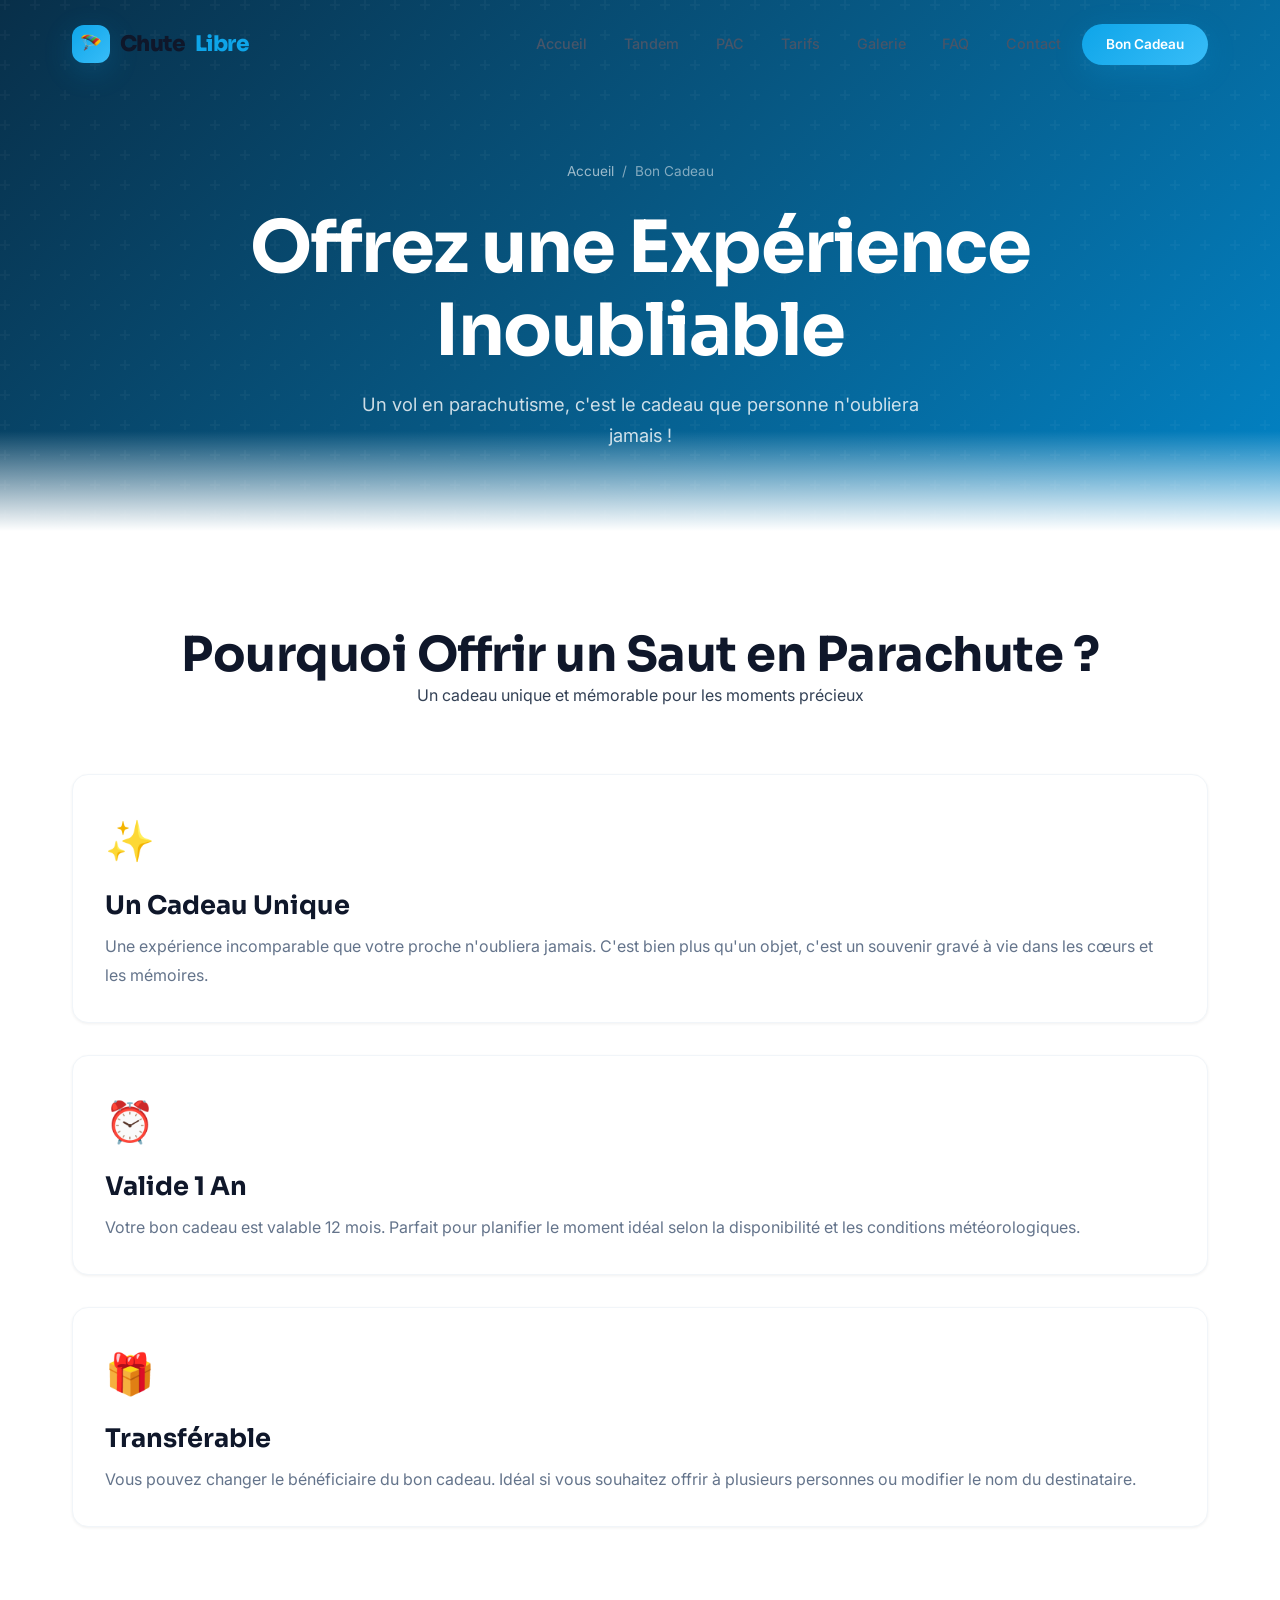
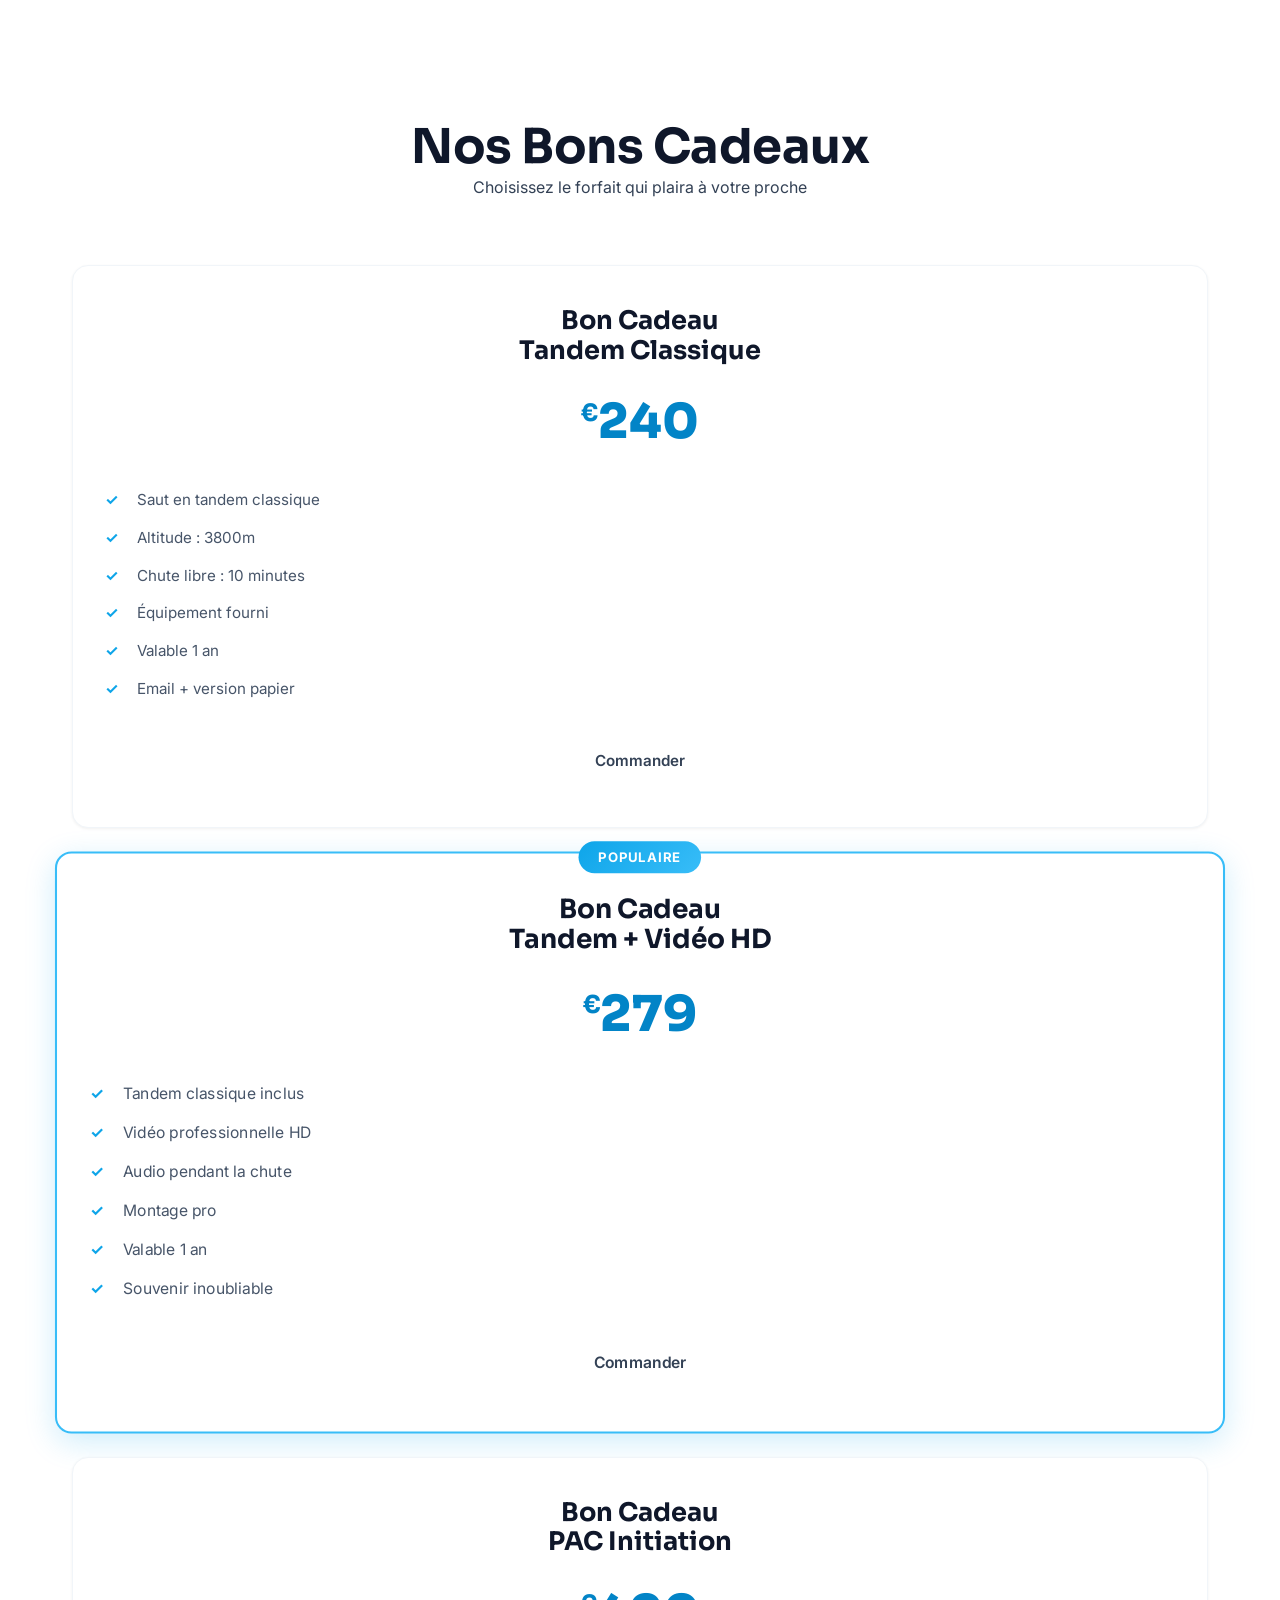
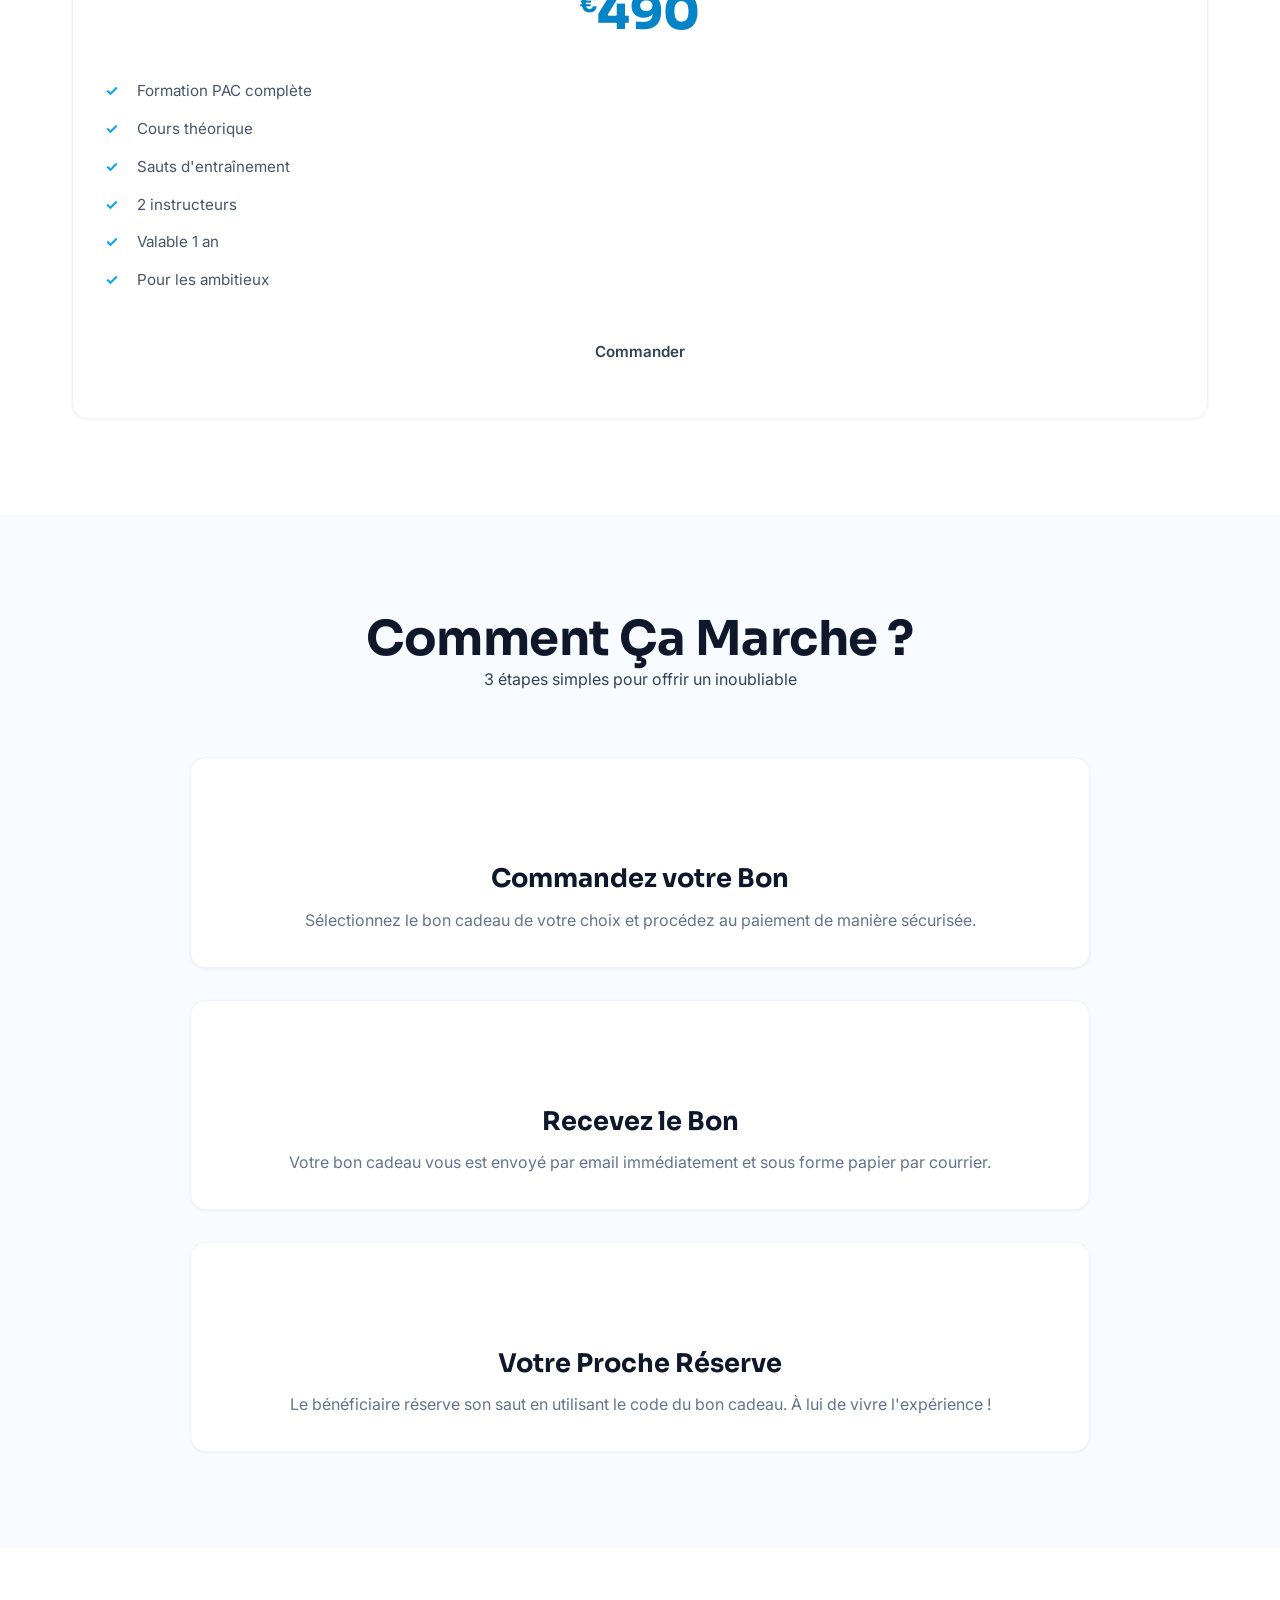
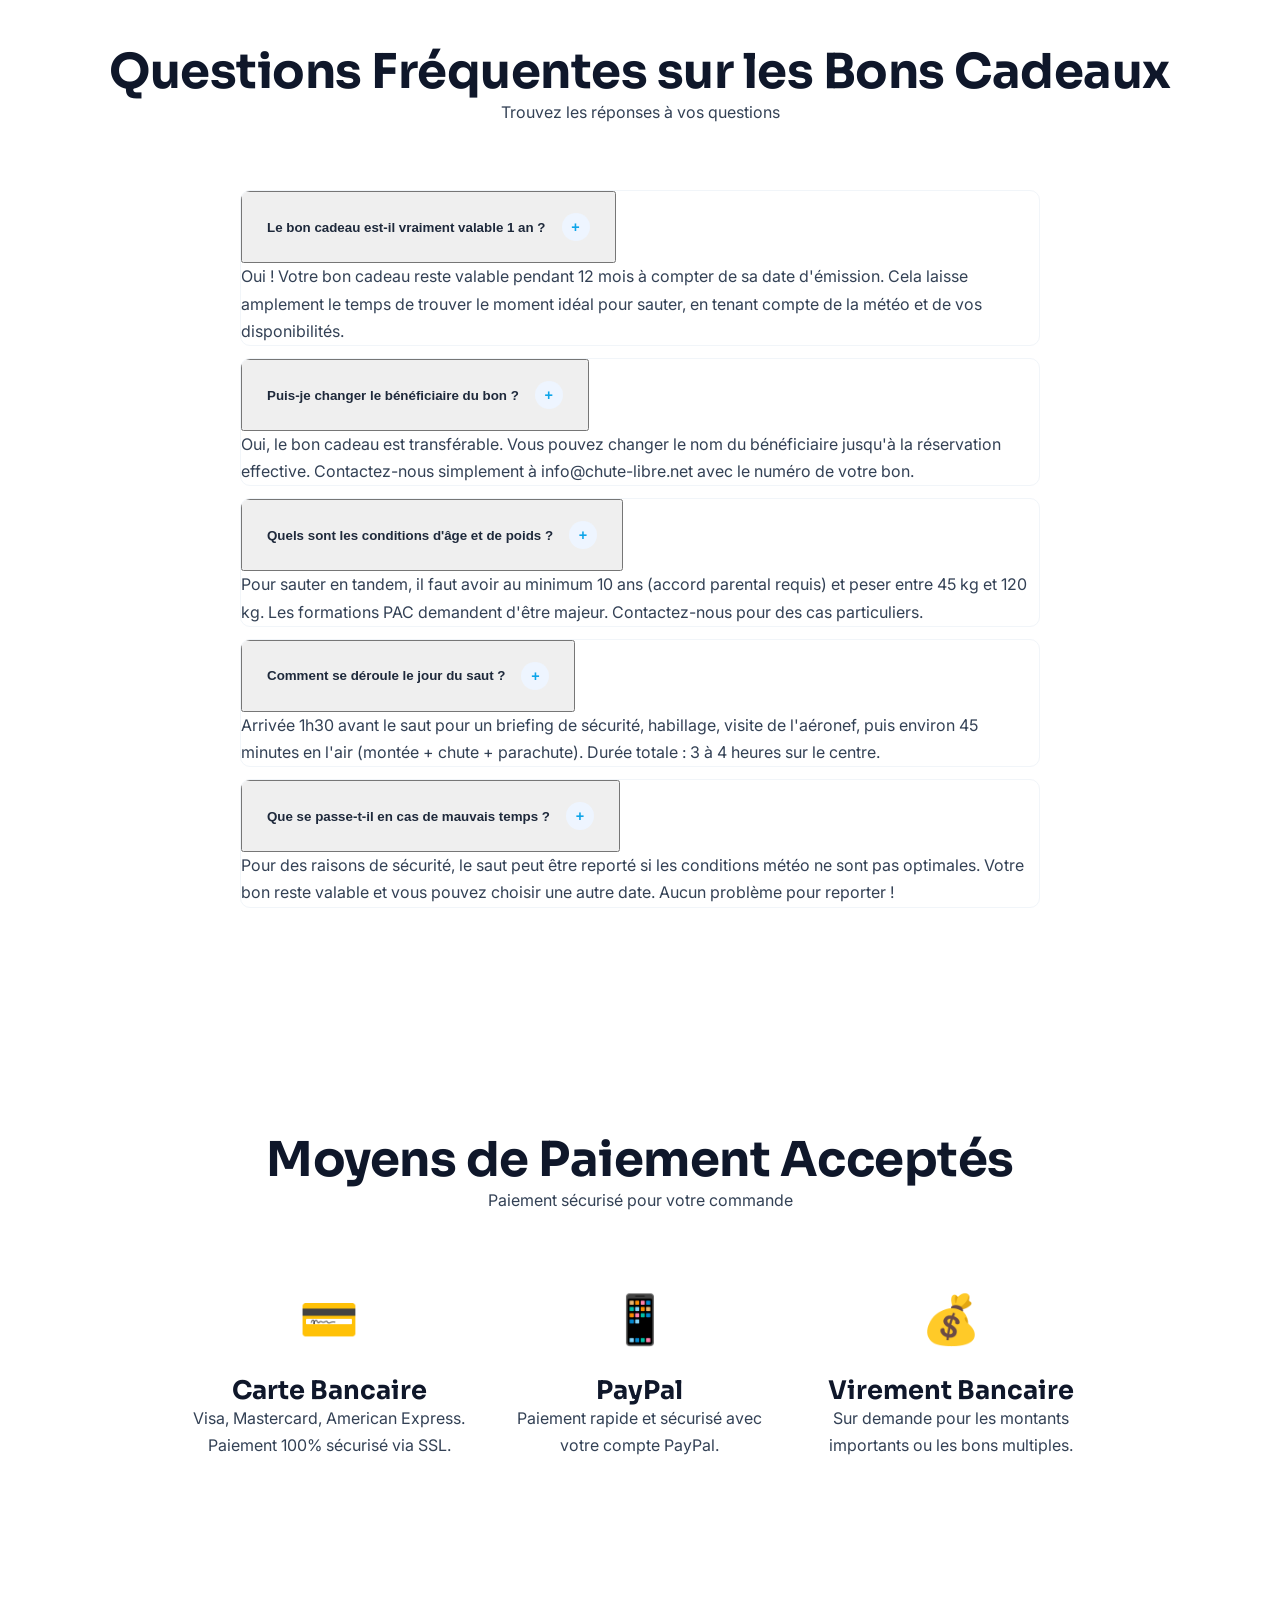
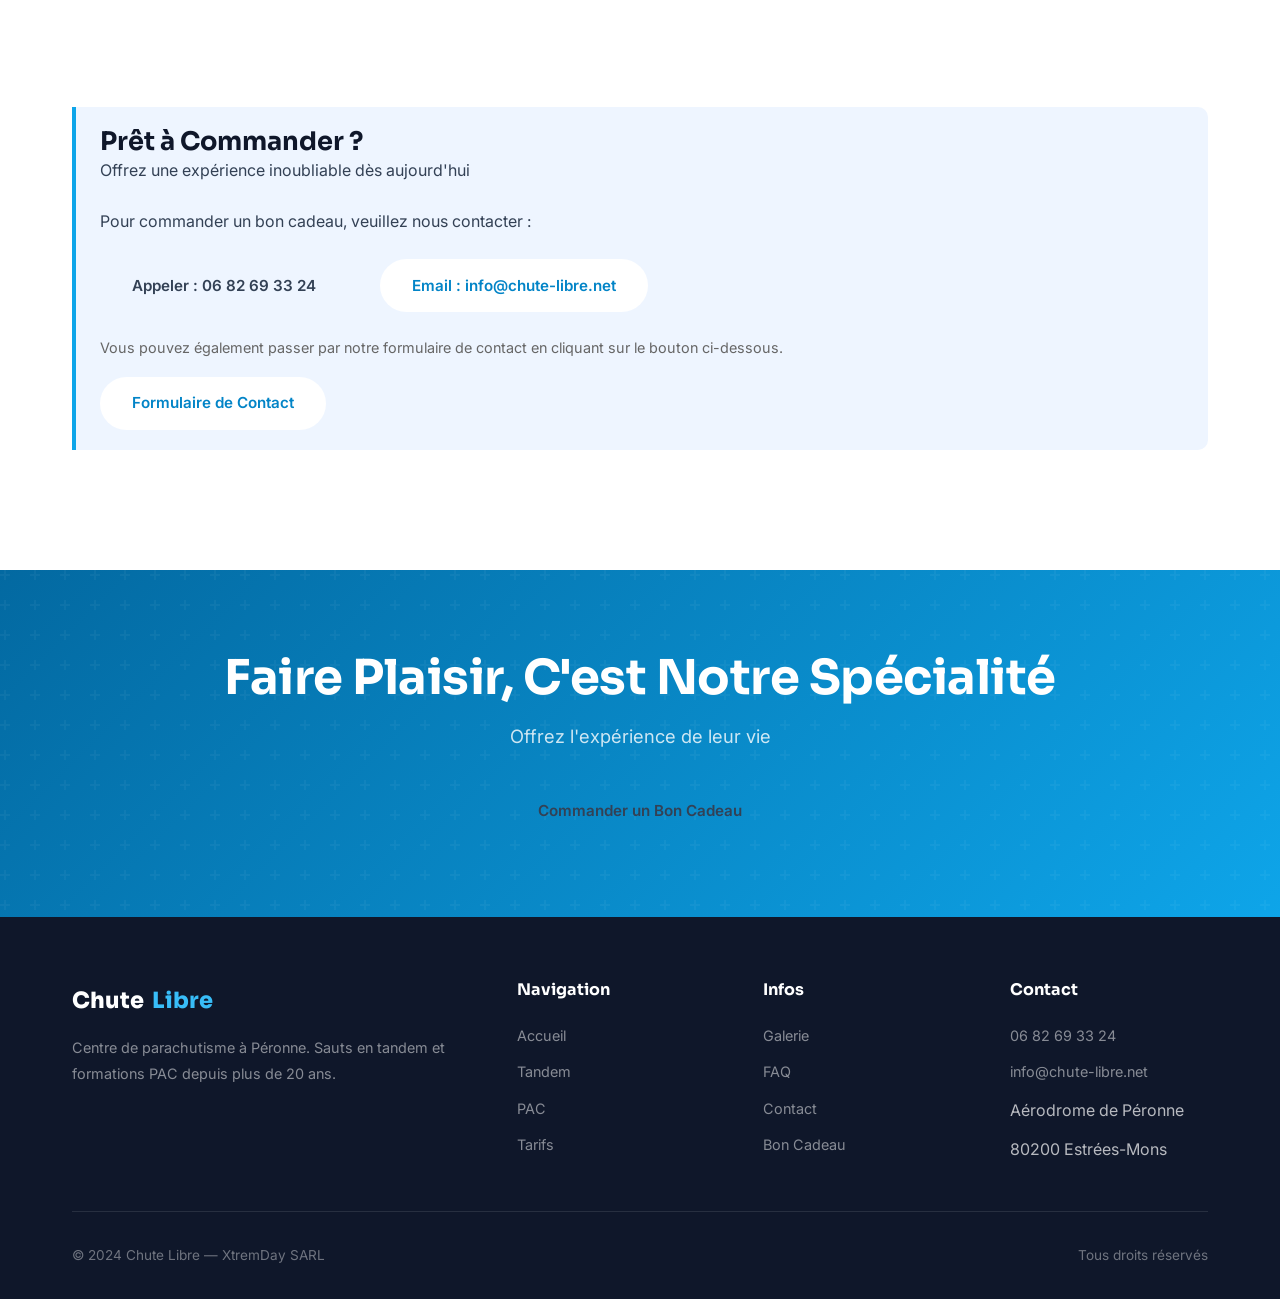
<file: cadeau.html>
<!DOCTYPE html>
<html lang="fr">
<head>
    <meta charset="UTF-8">
    <meta name="viewport" content="width=device-width, initial-scale=1.0">
    <title>Bon Cadeau Parachutisme - Chute Libre</title>
    <link rel="stylesheet" href="style.css">
    <link href="https://fonts.googleapis.com/css2?family=Sora:wght@400;600;700&family=Inter:wght@300;400;500;600&display=swap" rel="stylesheet">
</head>
<body>
    <!-- Preloader -->
    <div class="preloader">
        <div class="preloader-spinner"></div>
    </div>

    <!-- Navbar -->
    <header class="navbar">
        <div class="navbar-inner">
            <a href="index.html" class="nav-brand"><span class="brand-icon">🪂</span>Chute <span class="sky">Libre</span></a>
            <button class="burger" aria-label="Menu"><span></span><span></span><span></span></button>
            <nav class="nav-links">
                <a href="index.html">Accueil</a><a href="tandem.html">Tandem</a><a href="pac.html">PAC</a>
                <a href="tarifs.html">Tarifs</a><a href="galerie.html">Galerie</a><a href="faq.html">FAQ</a>
                <a href="contact.html">Contact</a><a href="cadeau.html" class="nav-cta active">Bon Cadeau</a>
            </nav>
        </div>
    </header>

    <!-- Inner Hero -->
    <section class="inner-hero">
        <div class="container">
            <div class="breadcrumb">
                <a href="index.html">Accueil</a> / <span>Bon Cadeau</span>
            </div>
            <h1>Offrez une Expérience Inoubliable</h1>
            <p>Un vol en parachutisme, c'est le cadeau que personne n'oubliera jamais !</p>
            <div class="inner-hero-fade">
                <div></div>
            </div>
        </div>
    </section>

    <!-- Main Content -->
    <main>
        <!-- Why Give Skydiving -->
        <section class="section">
            <div class="container">
                <div class="section-header">
                    <h2>Pourquoi Offrir un Saut en Parachute ?</h2>
                    <p>Un cadeau unique et mémorable pour les moments précieux</p>
                </div>
                <div class="grid">
                    <div class="card">
                        <div style="font-size: 2.5rem; margin-bottom: 1rem;">✨</div>
                        <h3>Un Cadeau Unique</h3>
                        <p>Une expérience incomparable que votre proche n'oubliera jamais. C'est bien plus qu'un objet, c'est un souvenir gravé à vie dans les cœurs et les mémoires.</p>
                    </div>
                    <div class="card">
                        <div style="font-size: 2.5rem; margin-bottom: 1rem;">⏰</div>
                        <h3>Valide 1 An</h3>
                        <p>Votre bon cadeau est valable 12 mois. Parfait pour planifier le moment idéal selon la disponibilité et les conditions météorologiques.</p>
                    </div>
                    <div class="card">
                        <div style="font-size: 2.5rem; margin-bottom: 1rem;">🎁</div>
                        <h3>Transférable</h3>
                        <p>Vous pouvez changer le bénéficiaire du bon cadeau. Idéal si vous souhaitez offrir à plusieurs personnes ou modifier le nom du destinataire.</p>
                    </div>
                </div>
            </div>
        </section>

        <!-- Available Vouchers -->
        <section class="section">
            <div class="container">
                <div class="section-header">
                    <h2>Nos Bons Cadeaux</h2>
                    <p>Choisissez le forfait qui plaira à votre proche</p>
                </div>
                <div class="grid">
                    <div class="pricing-card">
                        <h3>Bon Cadeau<br>Tandem Classique</h3>
                        <div class="pricing-price"><span class="currency">€</span>240</div>
                        <ul class="pricing-features">
                            <li>Saut en tandem classique</li>
                            <li>Altitude : 3800m</li>
                            <li>Chute libre : 10 minutes</li>
                            <li>Équipement fourni</li>
                            <li>Valable 1 an</li>
                            <li>Email + version papier</li>
                        </ul>
                        <a href="#order" class="btn">Commander</a>
                    </div>

                    <div class="pricing-card featured">
                        <div class="pricing-badge">Populaire</div>
                        <h3>Bon Cadeau<br>Tandem + Vidéo HD</h3>
                        <div class="pricing-price"><span class="currency">€</span>279</div>
                        <ul class="pricing-features">
                            <li>Tandem classique inclus</li>
                            <li>Vidéo professionnelle HD</li>
                            <li>Audio pendant la chute</li>
                            <li>Montage pro</li>
                            <li>Valable 1 an</li>
                            <li>Souvenir inoubliable</li>
                        </ul>
                        <a href="#order" class="btn">Commander</a>
                    </div>

                    <div class="pricing-card">
                        <h3>Bon Cadeau<br>PAC Initiation</h3>
                        <div class="pricing-price"><span class="currency">€</span>490</div>
                        <ul class="pricing-features">
                            <li>Formation PAC complète</li>
                            <li>Cours théorique</li>
                            <li>Sauts d'entraînement</li>
                            <li>2 instructeurs</li>
                            <li>Valable 1 an</li>
                            <li>Pour les ambitieux</li>
                        </ul>
                        <a href="#order" class="btn">Commander</a>
                    </div>
                </div>
            </div>
        </section>

        <!-- How It Works -->
        <section class="section bg-ice">
            <div class="container">
                <div class="section-header">
                    <h2>Comment Ça Marche ?</h2>
                    <p>3 étapes simples pour offrir un inoubliable</p>
                </div>
                <div class="grid" style="max-width: 900px; margin: 3rem auto 0;">
                    <div class="card" style="text-align: center;">
                        <div style="background: var(--primary-blue); color: white; width: 50px; height: 50px; border-radius: 50%; display: flex; align-items: center; justify-content: center; font-size: 1.5rem; font-weight: 700; margin: 0 auto 1.5rem;">1</div>
                        <h3>Commandez votre Bon</h3>
                        <p>Sélectionnez le bon cadeau de votre choix et procédez au paiement de manière sécurisée.</p>
                    </div>
                    <div class="card" style="text-align: center;">
                        <div style="background: var(--primary-blue); color: white; width: 50px; height: 50px; border-radius: 50%; display: flex; align-items: center; justify-content: center; font-size: 1.5rem; font-weight: 700; margin: 0 auto 1.5rem;">2</div>
                        <h3>Recevez le Bon</h3>
                        <p>Votre bon cadeau vous est envoyé par email immédiatement et sous forme papier par courrier.</p>
                    </div>
                    <div class="card" style="text-align: center;">
                        <div style="background: var(--primary-blue); color: white; width: 50px; height: 50px; border-radius: 50%; display: flex; align-items: center; justify-content: center; font-size: 1.5rem; font-weight: 700; margin: 0 auto 1.5rem;">3</div>
                        <h3>Votre Proche Réserve</h3>
                        <p>Le bénéficiaire réserve son saut en utilisant le code du bon cadeau. À lui de vivre l'expérience !</p>
                    </div>
                </div>
            </div>
        </section>

        <!-- FAQ Section -->
        <section class="section">
            <div class="container">
                <div class="section-header">
                    <h2>Questions Fréquentes sur les Bons Cadeaux</h2>
                    <p>Trouvez les réponses à vos questions</p>
                </div>
                
                <div style="max-width: 800px; margin: 2rem auto;">
                    <div class="accordion-item">
                        <button class="accordion-header" onclick="toggleAccordion(this)">
                            <span>Le bon cadeau est-il vraiment valable 1 an ?</span>
                            <span class="accordion-icon">+</span>
                        </button>
                        <div class="accordion-content">
                            <p>Oui ! Votre bon cadeau reste valable pendant 12 mois à compter de sa date d'émission. Cela laisse amplement le temps de trouver le moment idéal pour sauter, en tenant compte de la météo et de vos disponibilités.</p>
                        </div>
                    </div>

                    <div class="accordion-item">
                        <button class="accordion-header" onclick="toggleAccordion(this)">
                            <span>Puis-je changer le bénéficiaire du bon ?</span>
                            <span class="accordion-icon">+</span>
                        </button>
                        <div class="accordion-content">
                            <p>Oui, le bon cadeau est transférable. Vous pouvez changer le nom du bénéficiaire jusqu'à la réservation effective. Contactez-nous simplement à info@chute-libre.net avec le numéro de votre bon.</p>
                        </div>
                    </div>

                    <div class="accordion-item">
                        <button class="accordion-header" onclick="toggleAccordion(this)">
                            <span>Quels sont les conditions d'âge et de poids ?</span>
                            <span class="accordion-icon">+</span>
                        </button>
                        <div class="accordion-content">
                            <p>Pour sauter en tandem, il faut avoir au minimum 10 ans (accord parental requis) et peser entre 45 kg et 120 kg. Les formations PAC demandent d'être majeur. Contactez-nous pour des cas particuliers.</p>
                        </div>
                    </div>

                    <div class="accordion-item">
                        <button class="accordion-header" onclick="toggleAccordion(this)">
                            <span>Comment se déroule le jour du saut ?</span>
                            <span class="accordion-icon">+</span>
                        </button>
                        <div class="accordion-content">
                            <p>Arrivée 1h30 avant le saut pour un briefing de sécurité, habillage, visite de l'aéronef, puis environ 45 minutes en l'air (montée + chute + parachute). Durée totale : 3 à 4 heures sur le centre.</p>
                        </div>
                    </div>

                    <div class="accordion-item">
                        <button class="accordion-header" onclick="toggleAccordion(this)">
                            <span>Que se passe-t-il en cas de mauvais temps ?</span>
                            <span class="accordion-icon">+</span>
                        </button>
                        <div class="accordion-content">
                            <p>Pour des raisons de sécurité, le saut peut être reporté si les conditions météo ne sont pas optimales. Votre bon reste valable et vous pouvez choisir une autre date. Aucun problème pour reporter !</p>
                        </div>
                    </div>
                </div>
            </div>
        </section>

        <!-- Payment Methods -->
        <section class="section">
            <div class="container">
                <div class="section-header">
                    <h2>Moyens de Paiement Acceptés</h2>
                    <p>Paiement sécurisé pour votre commande</p>
                </div>
                <div style="display: grid; grid-template-columns: repeat(auto-fit, minmax(200px, 1fr)); gap: 2rem; max-width: 900px; margin: 2rem auto;">
                    <div style="text-align: center;">
                        <div style="font-size: 3rem; margin-bottom: 1rem;">💳</div>
                        <h3>Carte Bancaire</h3>
                        <p>Visa, Mastercard, American Express. Paiement 100% sécurisé via SSL.</p>
                    </div>
                    <div style="text-align: center;">
                        <div style="font-size: 3rem; margin-bottom: 1rem;">📱</div>
                        <h3>PayPal</h3>
                        <p>Paiement rapide et sécurisé avec votre compte PayPal.</p>
                    </div>
                    <div style="text-align: center;">
                        <div style="font-size: 3rem; margin-bottom: 1rem;">💰</div>
                        <h3>Virement Bancaire</h3>
                        <p>Sur demande pour les montants importants ou les bons multiples.</p>
                    </div>
                </div>
            </div>
        </section>

        <!-- Order Section -->
        <section class="section" id="order">
            <div class="container">
                <div class="info-box">
                    <h3>Prêt à Commander ?</h3>
                    <p>Offrez une expérience inoubliable dès aujourd'hui</p>
                    <p style="margin-top: 1.5rem;">Pour commander un bon cadeau, veuillez nous contacter :</p>
                    <div style="margin-top: 1.5rem; display: flex; gap: 2rem; flex-wrap: wrap;">
                        <a href="tel:0682693324" class="btn">Appeler : 06 82 69 33 24</a>
                        <a href="mailto:info@chute-libre.net" class="btn btn-secondary">Email : info@chute-libre.net</a>
                    </div>
                    <p style="margin-top: 1.5rem; font-size: 0.9rem; color: #666;">Vous pouvez également passer par notre formulaire de contact en cliquant sur le bouton ci-dessous.</p>
                    <a href="contact.html" class="btn btn-secondary" style="margin-top: 1rem; display: inline-block;">Formulaire de Contact</a>
                </div>
            </div>
        </section>

        <!-- CTA Section -->
        <section class="section cta-section">
            <div class="container">
                <h2>Faire Plaisir, C'est Notre Spécialité</h2>
                <p>Offrez l'expérience de leur vie</p>
                <a href="contact.html" class="btn btn-large">Commander un Bon Cadeau</a>
            </div>
        </section>
    </main>

    <!-- Footer -->
    <footer class="footer">
        <div class="container">
            <div class="footer-grid">
                <div>
                    <div class="footer-brand">Chute <span class="sky">Libre</span></div>
                    <p class="footer-desc">Centre de parachutisme à Péronne. Sauts en tandem et formations PAC depuis plus de 20 ans.</p>
                </div>
                <div>
                    <h4>Navigation</h4>
                    <div class="footer-links">
                        <a href="index.html">Accueil</a><a href="tandem.html">Tandem</a><a href="pac.html">PAC</a><a href="tarifs.html">Tarifs</a>
                    </div>
                </div>
                <div>
                    <h4>Infos</h4>
                    <div class="footer-links">
                        <a href="galerie.html">Galerie</a><a href="faq.html">FAQ</a><a href="contact.html">Contact</a><a href="cadeau.html">Bon Cadeau</a>
                    </div>
                </div>
                <div>
                    <h4>Contact</h4>
                    <div class="footer-links">
                        <a href="tel:0682693324">06 82 69 33 24</a><a href="mailto:info@chute-libre.net">info@chute-libre.net</a><span>Aérodrome de Péronne</span><span>80200 Estrées-Mons</span>
                    </div>
                </div>
            </div>
            <div class="footer-bottom">
                <span>© 2024 Chute Libre — XtremDay SARL</span><span>Tous droits réservés</span>
            </div>
        </div>
    </footer>

    <script src="main.js"></script>
    <script>
        function toggleAccordion(button) {
            const item = button.parentElement;
            const isActive = item.classList.contains('active');
            document.querySelectorAll('.accordion-item').forEach(el => el.classList.remove('active'));
            if (!isActive) item.classList.add('active');
        }
    </script>
</body>
</html>
</file>
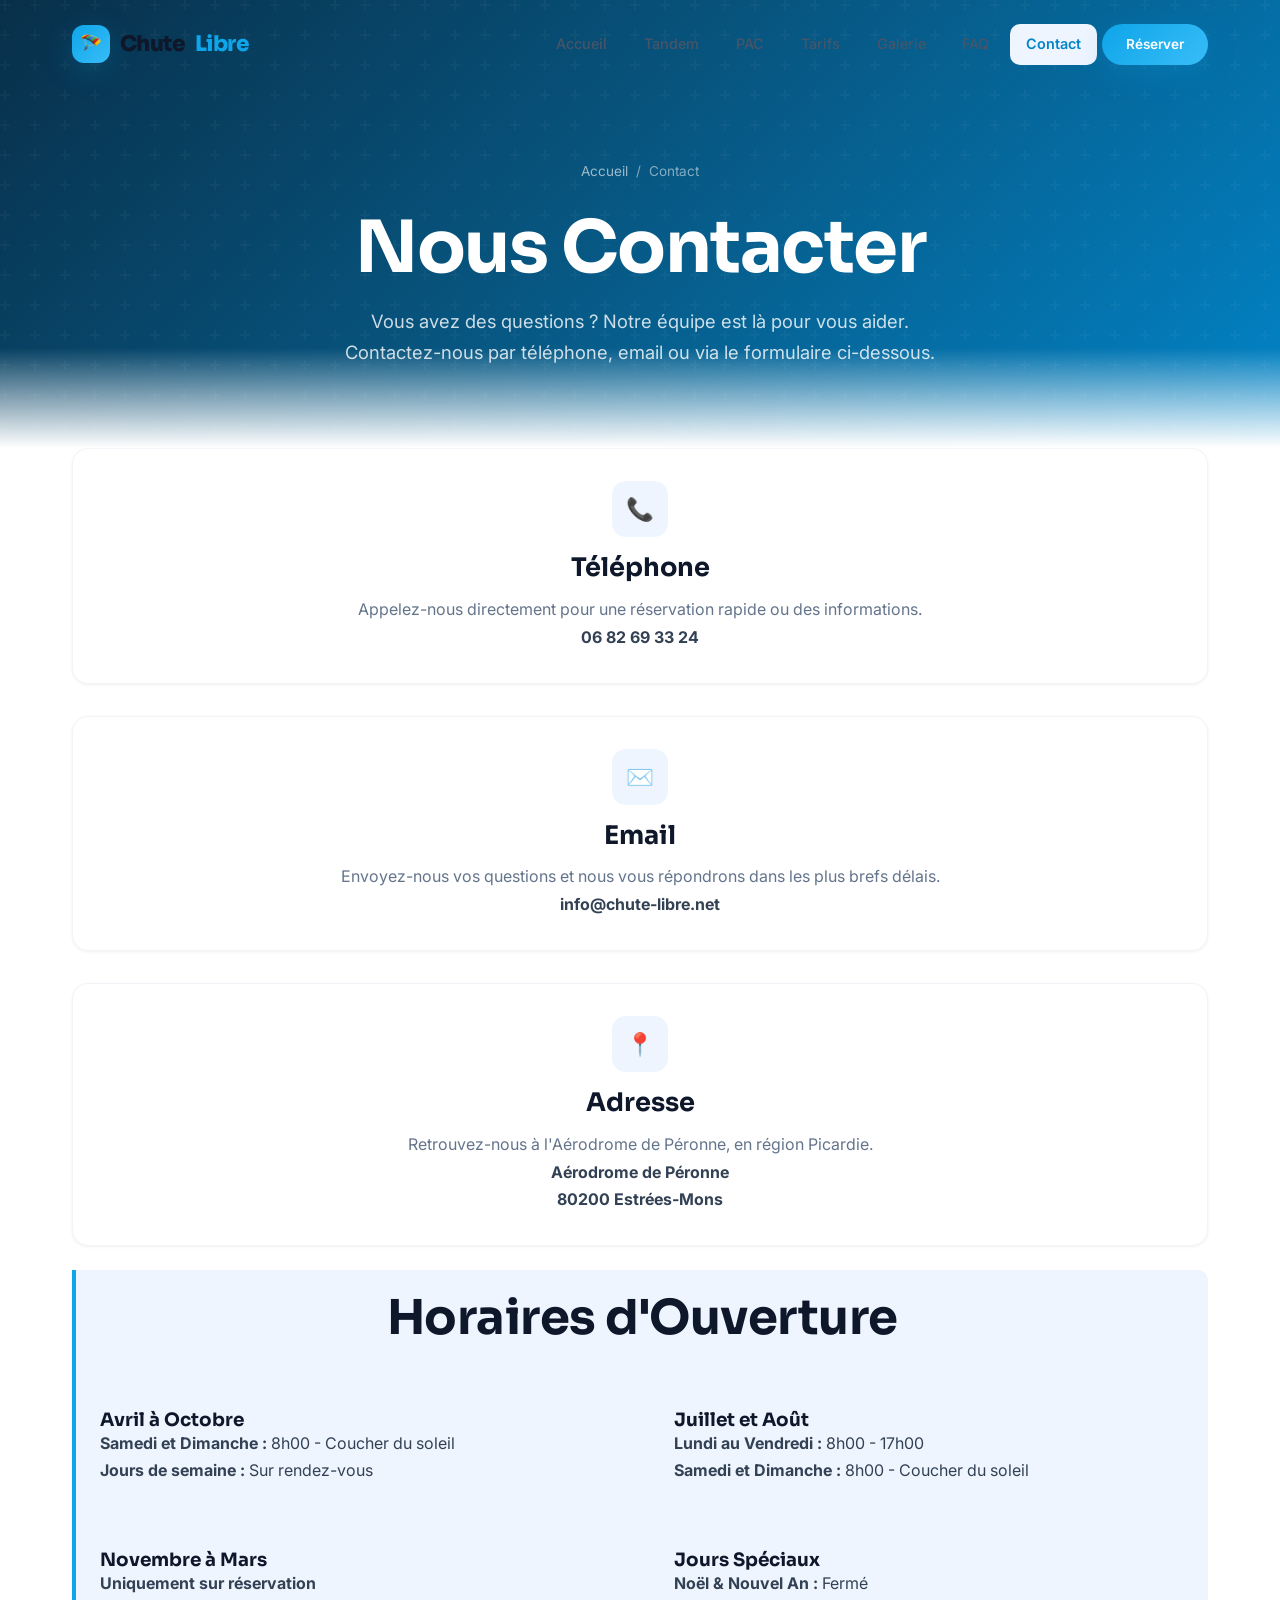
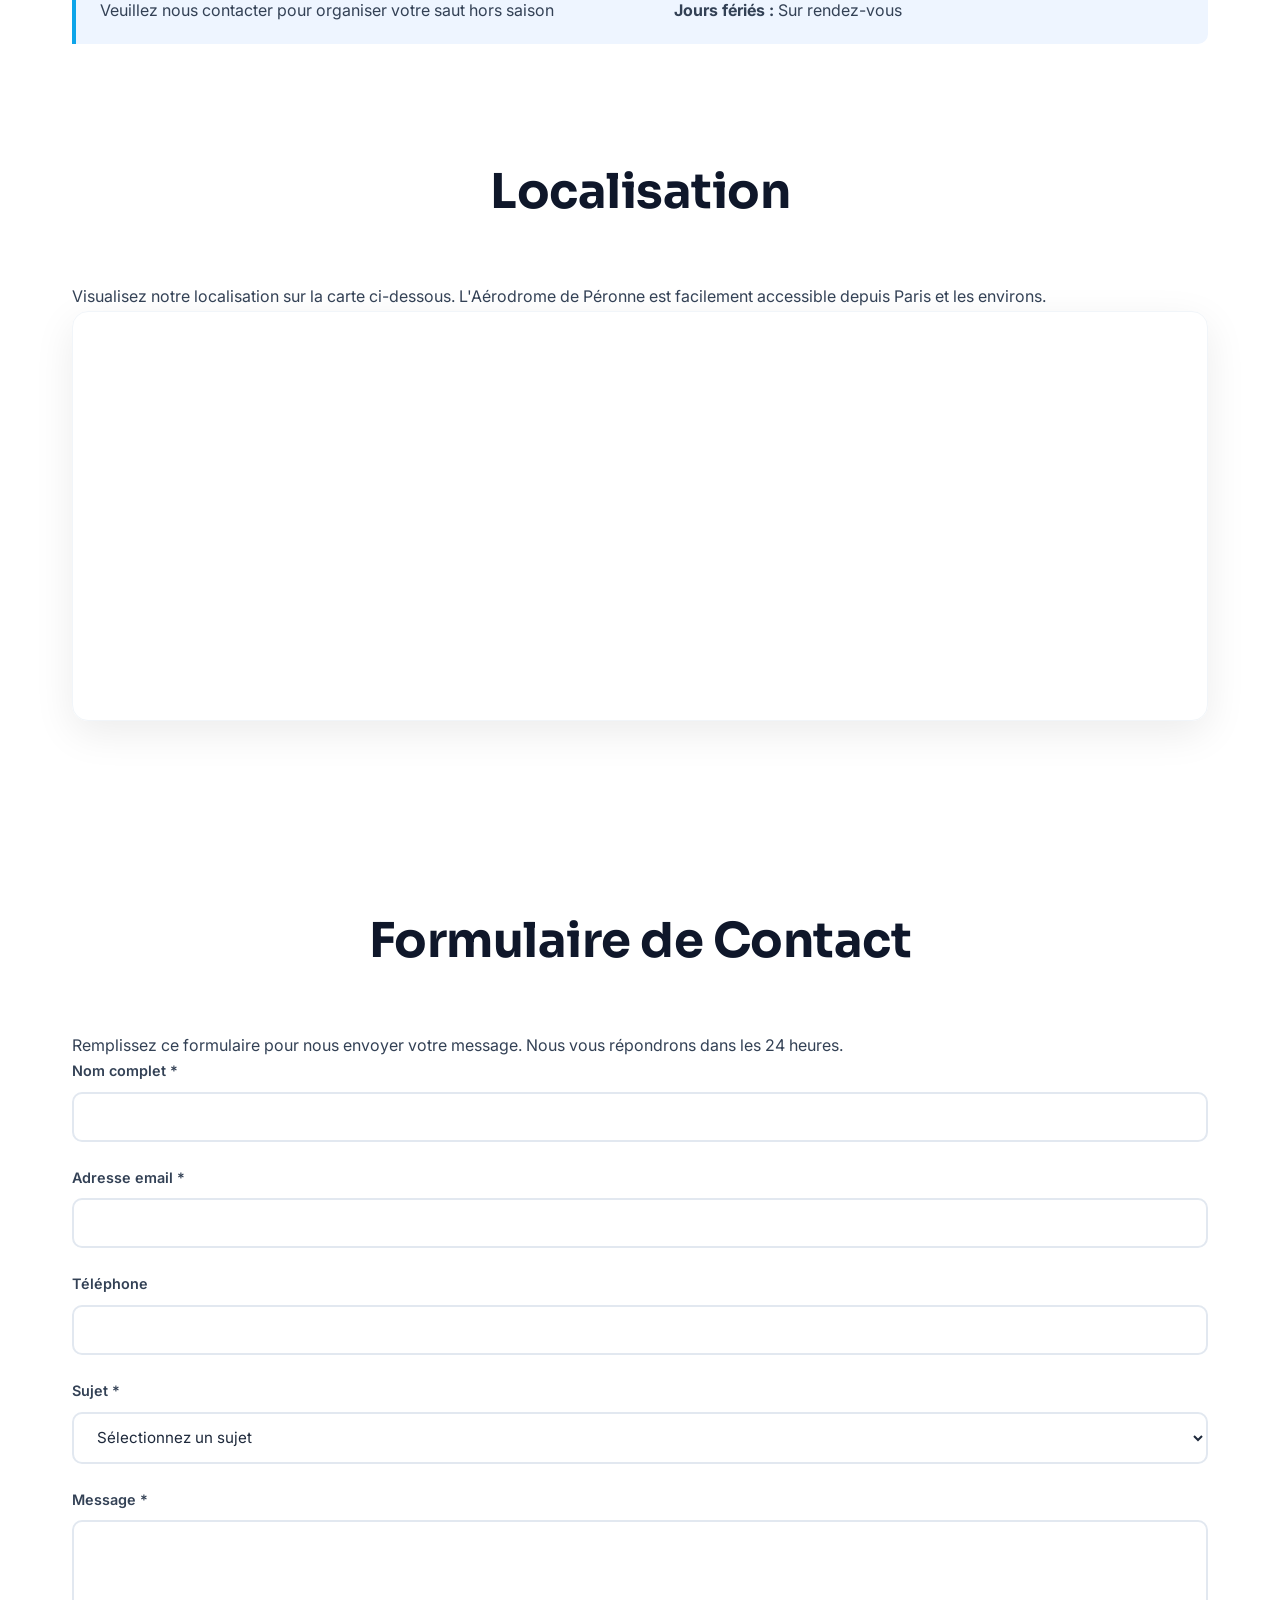
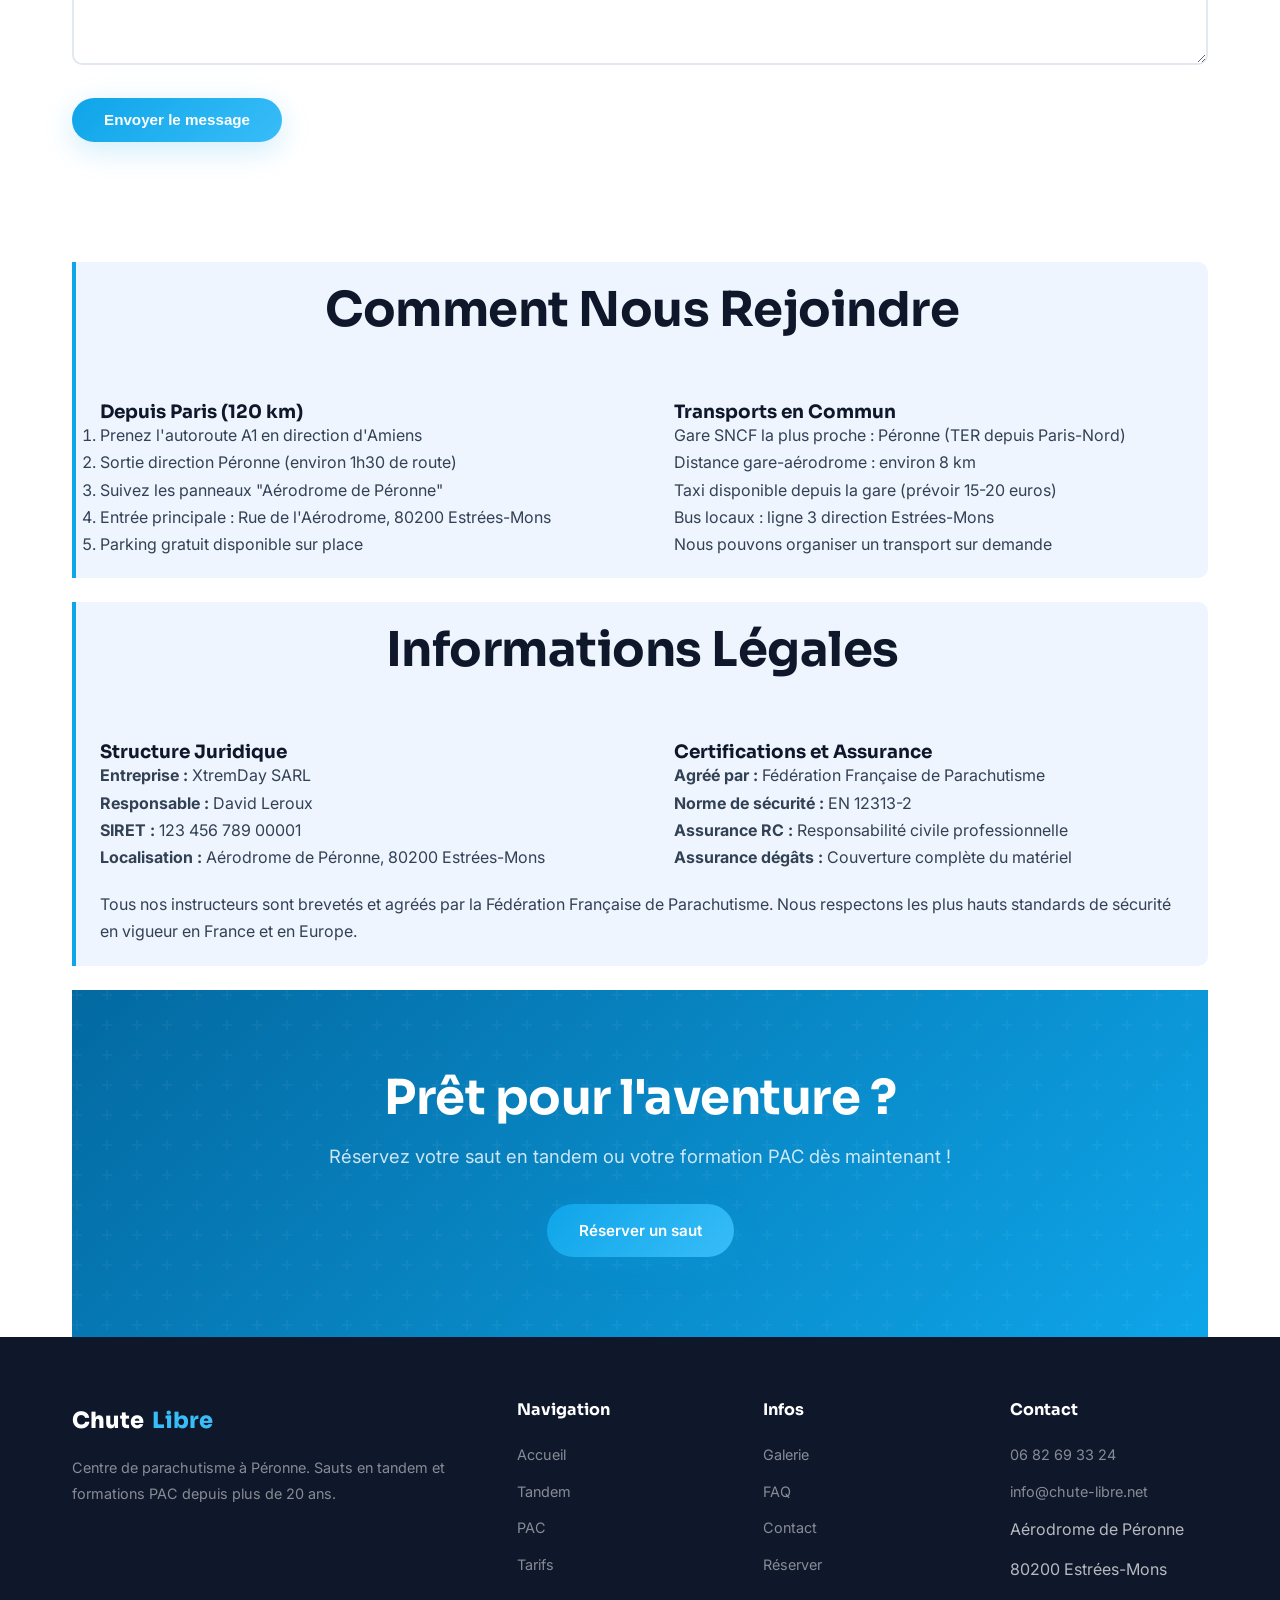
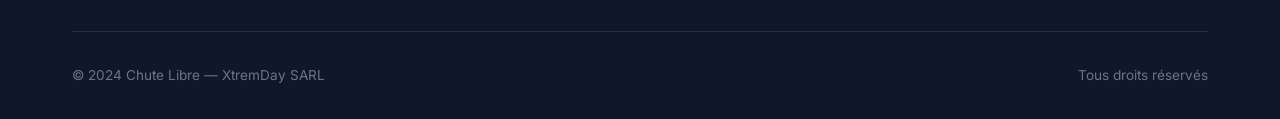
<file: contact.html>
<!DOCTYPE html>
<html lang="fr">
<head>
    <meta charset="UTF-8">
    <meta name="viewport" content="width=device-width, initial-scale=1.0">
    <meta name="description" content="Contactez Chute Libre - Centre de parachutisme à Péronne. Téléphone, email, adresse et formulaire de contact.">
    <title>Contact - Chute Libre Péronne</title>
    <link href="https://fonts.googleapis.com/css2?family=Sora:wght@400;500;600;700&family=Inter:wght@400;500;600&display=swap" rel="stylesheet">
    <link rel="stylesheet" href="style.css">
</head>
<body>
    <!-- Preloader -->
    <div class="preloader" id="preloader">
        <div class="spinner"></div>
    </div>

    <!-- Navbar -->
    <header class="navbar">
        <div class="navbar-inner">
            <a href="index.html" class="nav-brand"><span class="brand-icon">🪂</span>Chute <span class="sky">Libre</span></a>
            <button class="burger" aria-label="Menu"><span></span><span></span><span></span></button>
            <nav class="nav-links">
                <a href="index.html">Accueil</a>
                <a href="tandem.html">Tandem</a>
                <a href="pac.html">PAC</a>
                <a href="tarifs.html">Tarifs</a>
                <a href="galerie.html">Galerie</a>
                <a href="faq.html">FAQ</a>
                <a href="contact.html" class="active">Contact</a>
                <a href="reservation.html" class="nav-cta">Réserver</a>
            </nav>
        </div>
    </header>

    <!-- Inner Hero -->
    <section class="inner-hero">
        <div class="container">
            <div class="breadcrumb">
                <a href="index.html">Accueil</a>
                <span>/</span>
                <span>Contact</span>
            </div>
            <h1>Nous Contacter</h1>
            <p>Vous avez des questions ? Notre équipe est là pour vous aider. Contactez-nous par téléphone, email ou via le formulaire ci-dessous.</p>
            <div class="inner-hero-fade"></div>
        </div>
    </section>

    <!-- Main Content -->
    <main class="container section">
        <!-- Contact Cards -->
        <div class="grid three-col rv">
            <div class="contact-card card">
                <div class="contact-icon">📞</div>
                <h3>Téléphone</h3>
                <p>Appelez-nous directement pour une réservation rapide ou des informations.</p>
                <a href="tel:0682693324" class="rv"><strong>06 82 69 33 24</strong></a>
            </div>
            <div class="contact-card card">
                <div class="contact-icon">✉️</div>
                <h3>Email</h3>
                <p>Envoyez-nous vos questions et nous vous répondrons dans les plus brefs délais.</p>
                <a href="mailto:info@chute-libre.net" class="rv"><strong>info@chute-libre.net</strong></a>
            </div>
            <div class="contact-card card">
                <div class="contact-icon">📍</div>
                <h3>Adresse</h3>
                <p>Retrouvez-nous à l'Aérodrome de Péronne, en région Picardie.</p>
                <div class="rv"><strong>Aérodrome de Péronne<br>80200 Estrées-Mons</strong></div>
            </div>
        </div>

        <!-- Opening Hours -->
        <section class="info-box bg-ice rv">
            <h2 class="section-header">Horaires d'Ouverture</h2>
            <div class="two-col">
                <div>
                    <h4>Avril à Octobre</h4>
                    <ul>
                        <li><strong>Samedi et Dimanche :</strong> 8h00 - Coucher du soleil</li>
                        <li><strong>Jours de semaine :</strong> Sur rendez-vous</li>
                    </ul>
                </div>
                <div>
                    <h4>Juillet et Août</h4>
                    <ul>
                        <li><strong>Lundi au Vendredi :</strong> 8h00 - 17h00</li>
                        <li><strong>Samedi et Dimanche :</strong> 8h00 - Coucher du soleil</li>
                    </ul>
                </div>
                <div>
                    <h4>Novembre à Mars</h4>
                    <ul>
                        <li><strong>Uniquement sur réservation</strong></li>
                        <li>Veuillez nous contacter pour organiser votre saut hors saison</li>
                    </ul>
                </div>
                <div>
                    <h4>Jours Spéciaux</h4>
                    <ul>
                        <li><strong>Noël & Nouvel An :</strong> Fermé</li>
                        <li><strong>Jours fériés :</strong> Sur rendez-vous</li>
                    </ul>
                </div>
            </div>
        </section>

        <!-- Google Maps -->
        <section class="rv">
            <h2 class="section-header">Localisation</h2>
            <p>Visualisez notre localisation sur la carte ci-dessous. L'Aérodrome de Péronne est facilement accessible depuis Paris et les environs.</p>
            <div class="map-wrapper">
                <iframe src="https://www.google.com/maps/embed?pb=!1m18!1m12!1m3!1d2590.154487268945!2d2.6342!3d49.8756!2m3!1f0!2f0!3f0!3m2!1i1024!2i768!4f13.1!3m3!1m2!1s0x47e7d4c7d4c7d4c7%3A0xd4c7d4c7d4c7d4c7!2s80200%20Estr%C3%A9es-Mons!5e0!3m2!1sfr!2sfr!4v1234567890" width="100%" height="450" style="border:0;" allowfullscreen="" loading="lazy" referrerpolicy="no-referrer-when-downgrade"></iframe>
            </div>
        </section>

        <!-- Contact Form -->
        <section class="rv">
            <h2 class="section-header">Formulaire de Contact</h2>
            <p>Remplissez ce formulaire pour nous envoyer votre message. Nous vous répondrons dans les 24 heures.</p>
            <form class="contact-form" method="POST" action="https://formspree.io/f/YOUR_FORM_ID">
                <div class="form-group">
                    <label for="name" class="form-label">Nom complet *</label>
                    <input type="text" id="name" name="name" class="form-input" required>
                </div>

                <div class="form-group">
                    <label for="email" class="form-label">Adresse email *</label>
                    <input type="email" id="email" name="email" class="form-input" required>
                </div>

                <div class="form-group">
                    <label for="phone" class="form-label">Téléphone</label>
                    <input type="tel" id="phone" name="phone" class="form-input">
                </div>

                <div class="form-group">
                    <label for="subject" class="form-label">Sujet *</label>
                    <select id="subject" name="subject" class="form-select" required>
                        <option value="">Sélectionnez un sujet</option>
                        <option value="information">Demande d'information</option>
                        <option value="reservation">Demande de réservation</option>
                        <option value="group">Groupe ou événement</option>
                        <option value="other">Autre</option>
                    </select>
                </div>

                <div class="form-group">
                    <label for="message" class="form-label">Message *</label>
                    <textarea id="message" name="message" class="form-textarea" rows="6" required></textarea>
                </div>

                <button type="submit" class="btn btn-primary">Envoyer le message</button>
            </form>
        </section>

        <!-- How to Get There -->
        <section class="info-box rv">
            <h2 class="section-header">Comment Nous Rejoindre</h2>
            <div class="two-col">
                <div>
                    <h4>Depuis Paris (120 km)</h4>
                    <ol>
                        <li>Prenez l'autoroute A1 en direction d'Amiens</li>
                        <li>Sortie direction Péronne (environ 1h30 de route)</li>
                        <li>Suivez les panneaux "Aérodrome de Péronne"</li>
                        <li>Entrée principale : Rue de l'Aérodrome, 80200 Estrées-Mons</li>
                        <li>Parking gratuit disponible sur place</li>
                    </ol>
                </div>
                <div>
                    <h4>Transports en Commun</h4>
                    <ul>
                        <li>Gare SNCF la plus proche : Péronne (TER depuis Paris-Nord)</li>
                        <li>Distance gare-aérodrome : environ 8 km</li>
                        <li>Taxi disponible depuis la gare (prévoir 15-20 euros)</li>
                        <li>Bus locaux : ligne 3 direction Estrées-Mons</li>
                        <li>Nous pouvons organiser un transport sur demande</li>
                    </ul>
                </div>
            </div>
        </section>

        <!-- Legal Info -->
        <section class="info-box bg-ice rv">
            <h2 class="section-header">Informations Légales</h2>
            <div class="two-col">
                <div>
                    <h4>Structure Juridique</h4>
                    <ul>
                        <li><strong>Entreprise :</strong> XtremDay SARL</li>
                        <li><strong>Responsable :</strong> David Leroux</li>
                        <li><strong>SIRET :</strong> 123 456 789 00001</li>
                        <li><strong>Localisation :</strong> Aérodrome de Péronne, 80200 Estrées-Mons</li>
                    </ul>
                </div>
                <div>
                    <h4>Certifications et Assurance</h4>
                    <ul>
                        <li><strong>Agréé par :</strong> Fédération Française de Parachutisme</li>
                        <li><strong>Norme de sécurité :</strong> EN 12313-2</li>
                        <li><strong>Assurance RC :</strong> Responsabilité civile professionnelle</li>
                        <li><strong>Assurance dégâts :</strong> Couverture complète du matériel</li>
                    </ul>
                </div>
            </div>
            <p class="rv" style="margin-top: 20px;">Tous nos instructeurs sont brevetés et agréés par la Fédération Française de Parachutisme. Nous respectons les plus hauts standards de sécurité en vigueur en France et en Europe.</p>
        </section>

        <!-- CTA Section -->
        <section class="cta-section rv">
            <h2>Prêt pour l'aventure ?</h2>
            <p>Réservez votre saut en tandem ou votre formation PAC dès maintenant !</p>
            <a href="reservation.html" class="btn btn-primary">Réserver un saut</a>
        </section>
    </main>

    <!-- Footer -->
    <footer class="footer">
        <div class="container">
            <div class="footer-grid">
                <div>
                    <div class="footer-brand">Chute <span class="sky">Libre</span></div>
                    <p class="footer-desc">Centre de parachutisme à Péronne. Sauts en tandem et formations PAC depuis plus de 20 ans.</p>
                </div>
                <div>
                    <h4>Navigation</h4>
                    <div class="footer-links">
                        <a href="index.html">Accueil</a>
                        <a href="tandem.html">Tandem</a>
                        <a href="pac.html">PAC</a>
                        <a href="tarifs.html">Tarifs</a>
                    </div>
                </div>
                <div>
                    <h4>Infos</h4>
                    <div class="footer-links">
                        <a href="galerie.html">Galerie</a>
                        <a href="faq.html">FAQ</a>
                        <a href="contact.html">Contact</a>
                        <a href="reservation.html">Réserver</a>
                    </div>
                </div>
                <div>
                    <h4>Contact</h4>
                    <div class="footer-links">
                        <a href="tel:0682693324">06 82 69 33 24</a>
                        <a href="mailto:info@chute-libre.net">info@chute-libre.net</a>
                        <span>Aérodrome de Péronne</span>
                        <span>80200 Estrées-Mons</span>
                    </div>
                </div>
            </div>
            <div class="footer-bottom">
                <span>© 2024 Chute Libre — XtremDay SARL</span>
                <span>Tous droits réservés</span>
            </div>
        </div>
    </footer>

    <script src="main.js"></script>
</body>
</html>
</file>
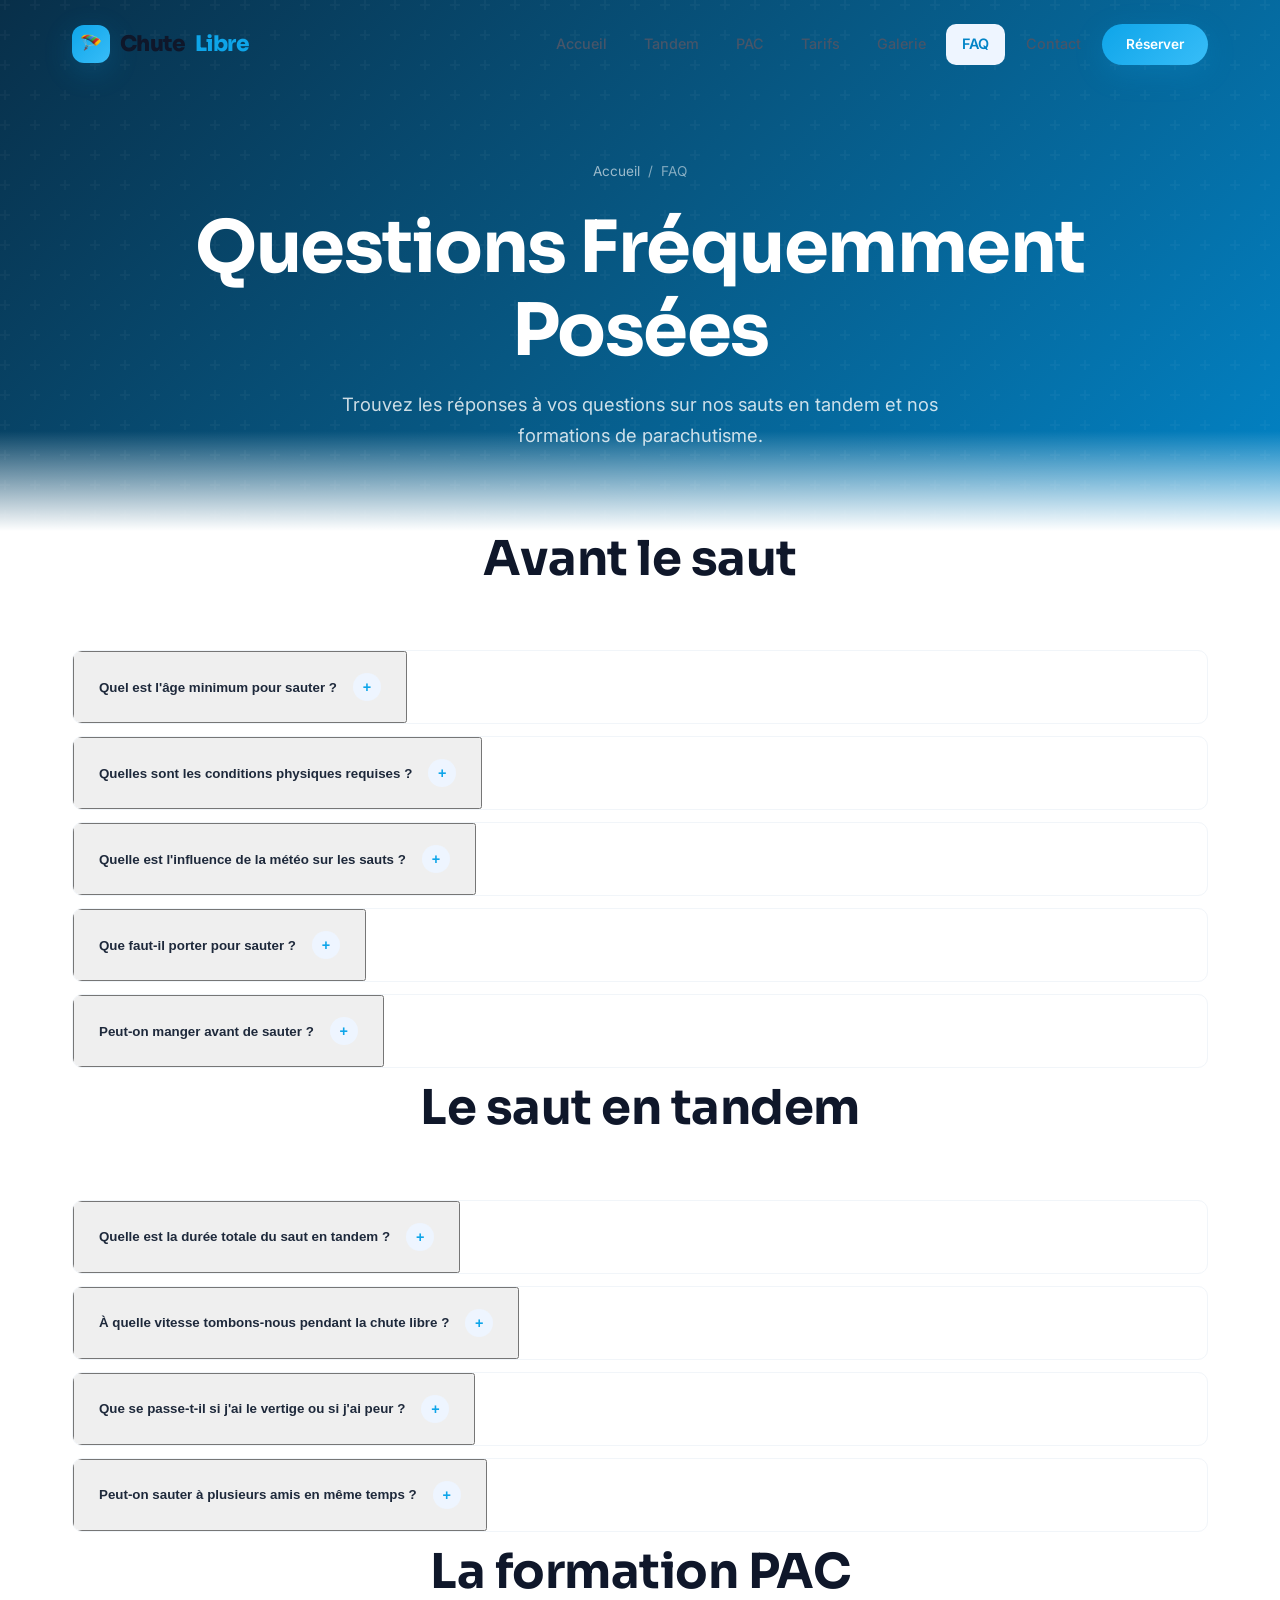
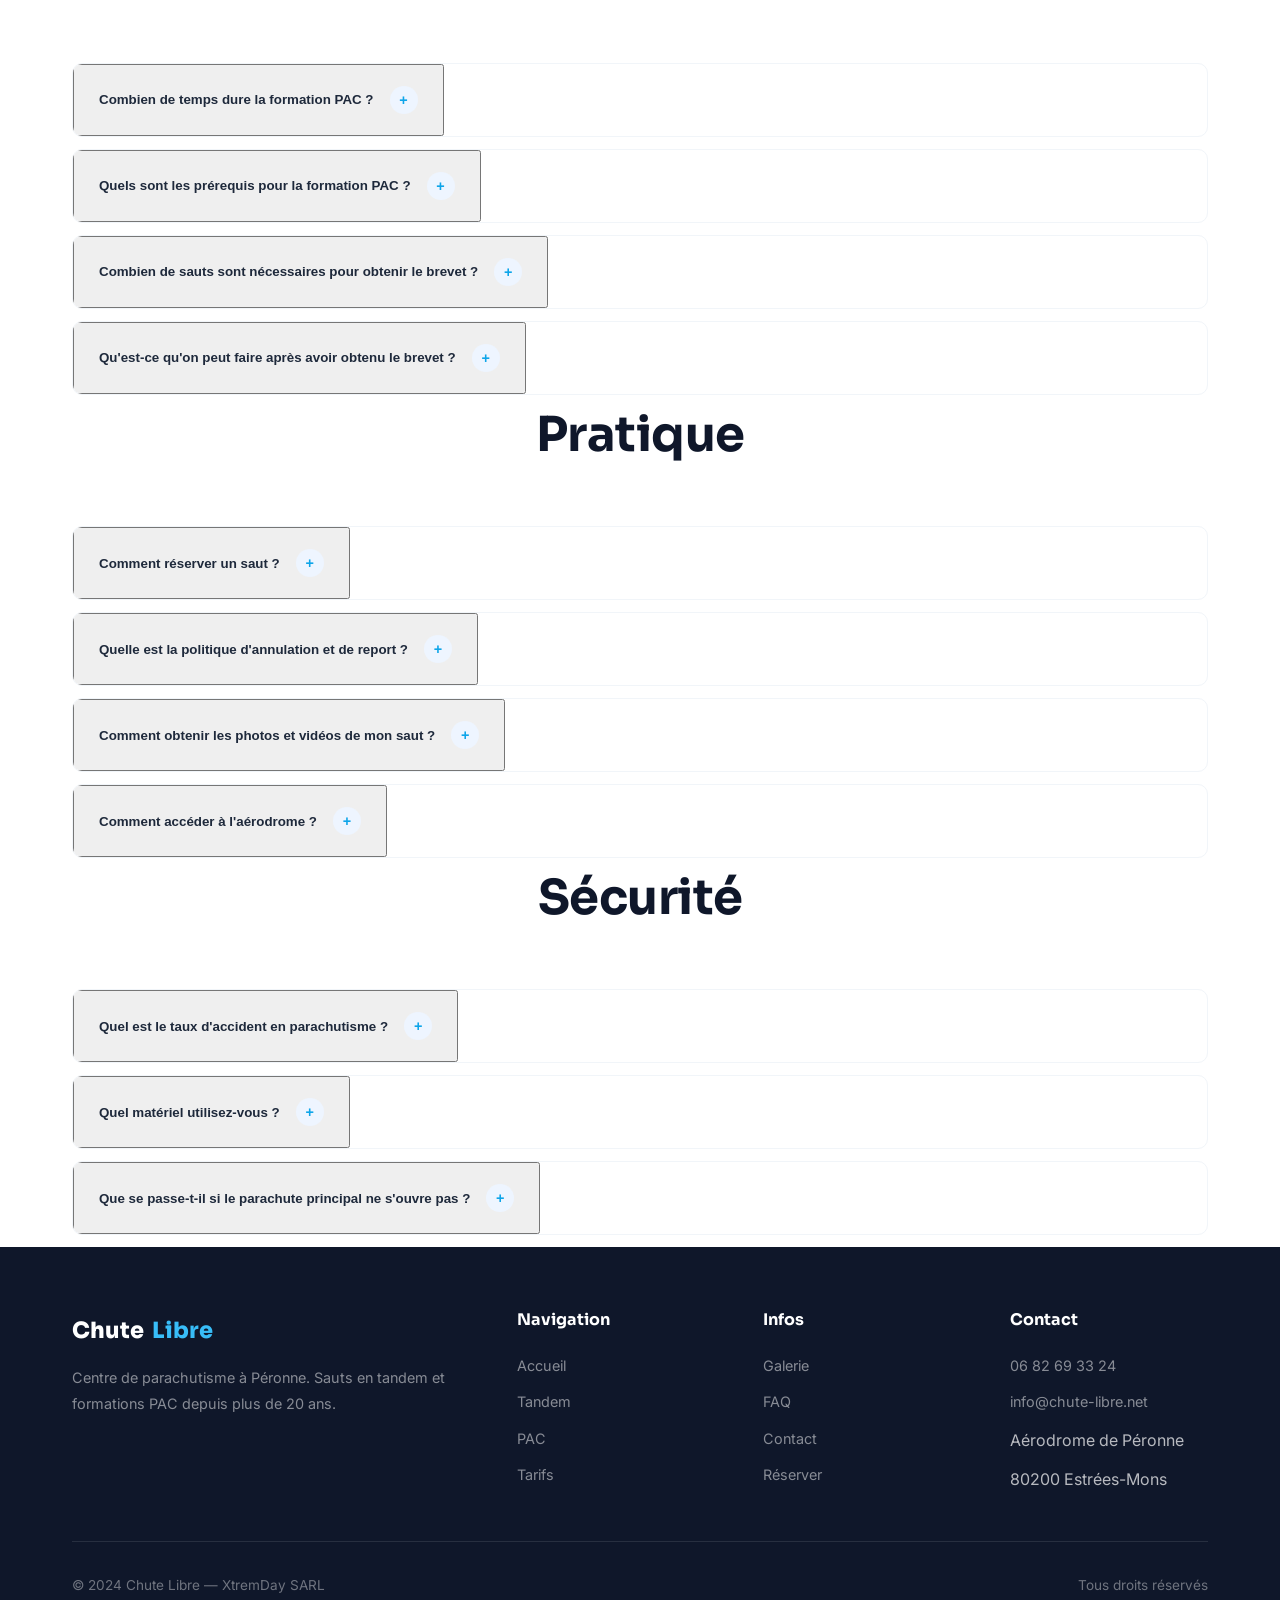
<file: faq.html>
<!DOCTYPE html>
<html lang="fr">
<head>
    <meta charset="UTF-8">
    <meta name="viewport" content="width=device-width, initial-scale=1.0">
    <meta name="description" content="FAQ - Questions fréquemment posées sur nos sauts en tandem et formations PAC">
    <title>FAQ - Chute Libre Péronne</title>
    <link href="https://fonts.googleapis.com/css2?family=Sora:wght@400;500;600;700&family=Inter:wght@400;500;600&display=swap" rel="stylesheet">
    <link rel="stylesheet" href="style.css">
</head>
<body>
    <!-- Preloader -->
    <div class="preloader" id="preloader">
        <div class="spinner"></div>
    </div>

    <!-- Navbar -->
    <header class="navbar">
        <div class="navbar-inner">
            <a href="index.html" class="nav-brand"><span class="brand-icon">🪂</span>Chute <span class="sky">Libre</span></a>
            <button class="burger" aria-label="Menu"><span></span><span></span><span></span></button>
            <nav class="nav-links">
                <a href="index.html">Accueil</a>
                <a href="tandem.html">Tandem</a>
                <a href="pac.html">PAC</a>
                <a href="tarifs.html">Tarifs</a>
                <a href="galerie.html">Galerie</a>
                <a href="faq.html" class="active">FAQ</a>
                <a href="contact.html">Contact</a>
                <a href="reservation.html" class="nav-cta">Réserver</a>
            </nav>
        </div>
    </header>

    <!-- Inner Hero -->
    <section class="inner-hero">
        <div class="container">
            <div class="breadcrumb">
                <a href="index.html">Accueil</a>
                <span>/</span>
                <span>FAQ</span>
            </div>
            <h1>Questions Fréquemment Posées</h1>
            <p>Trouvez les réponses à vos questions sur nos sauts en tandem et nos formations de parachutisme.</p>
            <div class="inner-hero-fade"></div>
        </div>
    </section>

    <!-- Main Content -->
    <main class="container section">
        <div class="faq-content">
            <!-- FAQ Group 1: Avant le saut -->
            <div class="accordion-group">
                <h2 class="section-header">Avant le saut</h2>

                <div class="accordion-item">
                    <button class="accordion-header">
                        <span>Quel est l'âge minimum pour sauter ?</span>
                        <span class="accordion-icon">+</span>
                    </button>
                    <div class="accordion-body">
                        <p>L'âge minimum pour effectuer un saut en tandem est de 8 ans. Cependant, nous recommandons un minimum de 12-13 ans pour une meilleure compréhension des instructions de sécurité et une meilleure expérience globale. Pour les mineurs, une autorisation parentale écrite est obligatoire avant le saut.</p>
                    </div>
                </div>

                <div class="accordion-item">
                    <button class="accordion-header">
                        <span>Quelles sont les conditions physiques requises ?</span>
                        <span class="accordion-icon">+</span>
                    </button>
                    <div class="accordion-body">
                        <p>Il n'y a pas de conditions physiques exceptionnelles requises. Cependant, certains problèmes de santé peuvent être contre-indiqués (grossesse, problèmes cardiaque graves, épilepsie, etc.). Il est important de signaler tout problème médical lors de l'inscription. Un poids minimum de 40 kg et un poids maximum de 120 kg sont généralement requis. Les personnes ayant des limitations de mobilité doivent nous consulter en amont.</p>
                    </div>
                </div>

                <div class="accordion-item">
                    <button class="accordion-header">
                        <span>Quelle est l'influence de la météo sur les sauts ?</span>
                        <span class="accordion-icon">+</span>
                    </button>
                    <div class="accordion-body">
                        <p>La météo est un facteur crucial pour la sécurité. Les sauts ne peuvent pas s'effectuer en cas de mauvaises conditions (vent trop fort, mauvaise visibilité, orages). La limite de vent est environ 30 km/h en rafales. Un ciel dégagé ou partiellement nuageux est idéal. Si les conditions ne sont pas favorables le jour de votre réservation, nous vous proposons automatiquement une autre date sans frais supplémentaires.</p>
                    </div>
                </div>

                <div class="accordion-item">
                    <button class="accordion-header">
                        <span>Que faut-il porter pour sauter ?</span>
                        <span class="accordion-icon">+</span>
                    </button>
                    <div class="accordion-body">
                        <p>Nous vous fournirons une combinaison de saut, des chaussures de saut et un casque. Nous vous recommandons de porter des vêtements confortables et amples en dessous. En été, un short et un t-shirt suffisent. En hiver, portez des vêtements chauds car il fait très froid à haute altitude. Évitez les vêtements trop serrés qui pourraient gêner la respiration. Les bijoux volumineux doivent être retirés. Prévoyez une paire de chaussures fermées et confortables.</p>
                    </div>
                </div>

                <div class="accordion-item">
                    <button class="accordion-header">
                        <span>Peut-on manger avant de sauter ?</span>
                        <span class="accordion-icon">+</span>
                    </button>
                    <div class="accordion-body">
                        <p>Un repas léger est recommandé 2-3 heures avant votre saut. Évitez les repas trop copieux, gras ou épicés qui pourraient vous causer des nausées. Buvez suffisamment d'eau pour rester hydraté. Évitez l'alcool les 24 heures précédant votre saut. Une banane, une barre énergétique ou un sandwich léger sont d'excellents choix. Il est important de ne pas sauter l'estomac complètement vide.</p>
                    </div>
                </div>
            </div>

            <!-- FAQ Group 2: Le saut en tandem -->
            <div class="accordion-group">
                <h2 class="section-header">Le saut en tandem</h2>

                <div class="accordion-item">
                    <button class="accordion-header">
                        <span>Quelle est la durée totale du saut en tandem ?</span>
                        <span class="accordion-icon">+</span>
                    </button>
                    <div class="accordion-body">
                        <p>La durée totale de l'expérience est environ 4-5 heures. Cela comprend l'accueil, le briefing de sécurité (30-45 minutes), l'équipement, l'attente de l'avion, le vol de montée en altitude (environ 20 minutes), le saut en chute libre (environ 1 minute), et l'ouverture du parachute avec une descente paisible de 5-10 minutes. Après l'atterrissage, vous pourrez regarder vos photos et vidéos.</p>
                    </div>
                </div>

                <div class="accordion-item">
                    <button class="accordion-header">
                        <span>À quelle vitesse tombons-nous pendant la chute libre ?</span>
                        <span class="accordion-icon">+</span>
                    </button>
                    <div class="accordion-body">
                        <p>Vous atteindrez une vitesse de chute libre d'environ 200 km/h (120 mph). Cette vitesse est atteinte très rapidement et reste stable. La sensation est moins violente qu'on ne l'imagine car vous tombez avec l'air autour de vous, sans point de repère. Pendant environ 1 minute, vous vivrez l'une des sensations les plus intenses de votre vie. Cette vitesse est parfaitement sûre et contrôlée avec un instructeur expérimenté.</p>
                    </div>
                </div>

                <div class="accordion-item">
                    <button class="accordion-header">
                        <span>Que se passe-t-il si j'ai le vertige ou si j'ai peur ?</span>
                        <span class="accordion-icon">+</span>
                    </button>
                    <div class="accordion-body">
                        <p>C'est une réaction normale et très courante. Notre équipe d'instructeurs expérimentés est entraînée à gérer les appréhensions. Pendant le briefing, nous vous expliquons comment respirer correctement et gérer votre stress. Une fois en chute libre, vous serez tellement concentré sur l'expérience que la peur disparaît rapidement. Le vertige est moins problématique qu'on ne le pense car il n'y a pas d'effet d'éloignement visuel durant la chute. Beaucoup de personnes phobiques ont rapporté que c'était l'expérience la plus libératrice de leur vie.</p>
                    </div>
                </div>

                <div class="accordion-item">
                    <button class="accordion-header">
                        <span>Peut-on sauter à plusieurs amis en même temps ?</span>
                        <span class="accordion-icon">+</span>
                    </button>
                    <div class="accordion-body">
                        <p>Chaque personne doit effectuer son saut avec un instructeur confirmé pour des raisons de sécurité. Cependant, vous pouvez organiser plusieurs sauts en tandem le même jour avec vos amis. Les avions décollent toutes les 20-30 minutes, ce qui permet à votre groupe de sauter à peu de temps d'intervalle. Vous vivrez l'expérience ensemble en termes de timing et pourrez vous soutenir mutuellement avant et après les sauts.</p>
                    </div>
                </div>
            </div>

            <!-- FAQ Group 3: La formation PAC -->
            <div class="accordion-group">
                <h2 class="section-header">La formation PAC</h2>

                <div class="accordion-item">
                    <button class="accordion-header">
                        <span>Combien de temps dure la formation PAC ?</span>
                        <span class="accordion-icon">+</span>
                    </button>
                    <div class="accordion-body">
                        <p>La formation PAC (Progression Accompagnée en Chute libre) dure généralement 4-6 mois selon votre assiduité. Elle comprend une première journée d'initiation suivie de sauts progressifs. Chaque niveau ajoute de nouvelles compétences et de l'autonomie en chute libre. La durée totale dépend de votre disponibilité et des conditions météorologiques. En moyenne, les étudiants terminent leur brevet après 20-30 sauts.</p>
                    </div>
                </div>

                <div class="accordion-item">
                    <button class="accordion-header">
                        <span>Quels sont les prérequis pour la formation PAC ?</span>
                        <span class="accordion-icon">+</span>
                    </button>
                    <div class="accordion-body">
                        <p>Il n'y a pas de prérequis spécifiques en parachutisme. Cependant, vous devez être en bonne santé physique et mentale. L'âge minimum est 16 ans (avec une autorisation parentale) ou 18 ans sans. Aucune expérience antérieure n'est requise. Un certificat médical est nécessaire pour confirmer que vous êtes apte à pratiquer le parachutisme. Une bonne condition physique générale vous aidera à maîtriser plus rapidement les techniques en chute libre.</p>
                    </div>
                </div>

                <div class="accordion-item">
                    <button class="accordion-header">
                        <span>Combien de sauts sont nécessaires pour obtenir le brevet ?</span>
                        <span class="accordion-icon">+</span>
                    </button>
                    <div class="accordion-body">
                        <p>Pour obtenir le brevet de base en parachutisme (niveau 4 de la FAI), vous devez effectuer un minimum de 20-25 sauts. Ces sauts incluent des stages progressifs avec des moniteurs où vous apprendrez les compétences essentielles : positionnement, stabilité, chute libre, déploiement du parachute, et atterrissage. Chaque saut construit votre confiance et développe vos réflexes. Après le brevet, vous pourrez sauter en autonomie complète.</p>
                    </div>
                </div>

                <div class="accordion-item">
                    <button class="accordion-header">
                        <span>Qu'est-ce qu'on peut faire après avoir obtenu le brevet ?</span>
                        <span class="accordion-icon">+</span>
                    </button>
                    <div class="accordion-body">
                        <p>Une fois breveté, vous accédez à la parachutisme sportif complet. Vous pouvez sauter en autonomie avec d'autres parachutistes, explorer différentes zones de drop, pratiquer des disciplines comme le formation skydiving (FS), le freefly, ou le wingsuit. Vous pouvez progresser vers des niveaux supérieurs et formations avancées. Chute Libre propose également des sauts amicaux réguliers, des stages perfectionnement, et vous accédez à toute la communauté du parachutisme français et international.</p>
                    </div>
                </div>
            </div>

            <!-- FAQ Group 4: Pratique -->
            <div class="accordion-group">
                <h2 class="section-header">Pratique</h2>

                <div class="accordion-item">
                    <button class="accordion-header">
                        <span>Comment réserver un saut ?</span>
                        <span class="accordion-icon">+</span>
                    </button>
                    <div class="accordion-body">
                        <p>La réservation est simple. Vous pouvez vous inscrire en ligne via notre formulaire de réservation sur le site, ou nous contacter directement par téléphone au 06 82 69 33 24 ou par email à info@chute-libre.net. Nous vous demanderons votre prénom, nom, date de naissance, poids, numéro de téléphone et adresse email. Un acompte de confirmation est généralement demandé. Vous recevrez un email de confirmation avec tous les détails et le créneau horaire de votre saut.</p>
                    </div>
                </div>

                <div class="accordion-item">
                    <button class="accordion-header">
                        <span>Quelle est la politique d'annulation et de report ?</span>
                        <span class="accordion-icon">+</span>
                    </button>
                    <div class="accordion-body">
                        <p>Les annulations effectuées au moins 7 jours avant votre saut sont remboursées intégralement. Les annulations dans les 7 jours avant le saut entraînent une perte de 25% de votre réservation. Les annulations moins de 48 heures avant entraînent une perte de 50%. Les annulations le jour même ne sont pas remboursées. Les reports peuvent s'effectuer sans frais si vous les demandez au moins 7 jours à l'avance. Les conditions météorologiques peuvent entraîner des reports gratuits qui vous sont proposés automatiquement.</p>
                    </div>
                </div>

                <div class="accordion-item">
                    <button class="accordion-header">
                        <span>Comment obtenir les photos et vidéos de mon saut ?</span>
                        <span class="accordion-icon">+</span>
                    </button>
                    <div class="accordion-body">
                        <p>Nous proposons des packages photo et vidéo en options lors de votre réservation. Les forfaits incluent des photos haute résolution prises par un opérateur au sol et en chute libre, ainsi que des vidéos professionnelles. Les images sont disponibles sur USB ou téléchargeables via un lien sécurisé quelques jours après votre saut. Nous recommandons le package Tandem+Vidéo ou Tandem+Vidéo HD pour capturer les meilleurs moments. Les photos peuvent être retouchées gratuitement selon vos souhaits.</p>
                    </div>
                </div>

                <div class="accordion-item">
                    <button class="accordion-header">
                        <span>Comment accéder à l'aérodrome ?</span>
                        <span class="accordion-icon">+</span>
                    </button>
                    <div class="accordion-body">
                        <p>Chute Libre est basée à l'Aérodrome de Péronne, situé à 80200 Estrées-Mons. L'accès par la route est facile : depuis Paris, prenez l'autoroute A1 en direction d'Amiens (environ 120 km, 1h30). En voiture personnelle, suivez les panneaux "Aérodrome de Péronne". Un parking gratuit est disponible sur place. Les transports en commun vers Péronne sont aussi possibles. Les coordonnées GPS sont 49.8756°N, 2.6342°E. Une signalisation claire de notre centre vous guide directement à notre hangars à partir de l'entrée de l'aérodrome.</p>
                    </div>
                </div>
            </div>

            <!-- FAQ Group 5: Sécurité -->
            <div class="accordion-group">
                <h2 class="section-header">Sécurité</h2>

                <div class="accordion-item">
                    <button class="accordion-header">
                        <span>Quel est le taux d'accident en parachutisme ?</span>
                        <span class="accordion-icon">+</span>
                    </button>
                    <div class="accordion-body">
                        <p>Le parachutisme est l'une des activités de loisir les plus sûres quand elle est pratiquée correctement. En France, le taux d'accidents graves est inférieur à 0,05% pour les sauts en tandem. Le taux de mortalité en parachutisme récréatif est estimé à environ 1 décès pour 350 000 sauts. Pour comparaison, le risque de décès en voiture ou en montagne est statistiquement plus élevé. Chez Chute Libre, nous maintenons des standards de sécurité très stricts avec un équipement régulièrement vérifié et du personnel hautement entraîné.</p>
                    </div>
                </div>

                <div class="accordion-item">
                    <button class="accordion-header">
                        <span>Quel matériel utilisez-vous ?</span>
                        <span class="accordion-icon">+</span>
                    </button>
                    <div class="accordion-body">
                        <p>Nous utilisons du matériel de parachutisme de classe mondiale, régulièrement entretenu et certifié. Nos parachutes principaux et de secours proviennent de fabricants reconnus mondialement (Piousset, Strong, Vigil). Chaque équipement est inspecté selon les normes françaises et internationales. Les avions (Twin Otters) sont entretenus scrupuleusement. Tous les harnais et équipements en tandem sont testés après chaque utilisation. Les altimètres, casques, gants, et toutes autres équipements de protection sont remplacés selon les normes de sécurité strictes.</p>
                    </div>
                </div>

                <div class="accordion-item">
                    <button class="accordion-header">
                        <span>Que se passe-t-il si le parachute principal ne s'ouvre pas ?</span>
                        <span class="accordion-icon">+</span>
                    </button>
                    <div class="accordion-body">
                        <p>Cela arrive très rarement, mais tout parachutiste porte un parachute de secours en plus du parachute principal. Si le parachute principal a un problème, l'instructeur effectue immédiatement le procédure de déploiement du parachute de secours (AAD - Automatic Activation Device). Ce système fonctionne avec une altimètre qui déclenche automatiquement le parachute de secours à une altitude sécuritaire (environ 750m) si le parachutiste n'a pas ouvert manuellement son parachute. Le système AAD a un taux de fiabilité supérieur à 99,9%. Tous nos parachutes de secours sont certifiés et vérifiés régulièrement par des techniciens spécialisés.</p>
                    </div>
                </div>
            </div>
        </div>
    </main>

    <!-- Footer -->
    <footer class="footer">
        <div class="container">
            <div class="footer-grid">
                <div>
                    <div class="footer-brand">Chute <span class="sky">Libre</span></div>
                    <p class="footer-desc">Centre de parachutisme à Péronne. Sauts en tandem et formations PAC depuis plus de 20 ans.</p>
                </div>
                <div>
                    <h4>Navigation</h4>
                    <div class="footer-links">
                        <a href="index.html">Accueil</a>
                        <a href="tandem.html">Tandem</a>
                        <a href="pac.html">PAC</a>
                        <a href="tarifs.html">Tarifs</a>
                    </div>
                </div>
                <div>
                    <h4>Infos</h4>
                    <div class="footer-links">
                        <a href="galerie.html">Galerie</a>
                        <a href="faq.html">FAQ</a>
                        <a href="contact.html">Contact</a>
                        <a href="reservation.html">Réserver</a>
                    </div>
                </div>
                <div>
                    <h4>Contact</h4>
                    <div class="footer-links">
                        <a href="tel:0682693324">06 82 69 33 24</a>
                        <a href="mailto:info@chute-libre.net">info@chute-libre.net</a>
                        <span>Aérodrome de Péronne</span>
                        <span>80200 Estrées-Mons</span>
                    </div>
                </div>
            </div>
            <div class="footer-bottom">
                <span>© 2024 Chute Libre — XtremDay SARL</span>
                <span>Tous droits réservés</span>
            </div>
        </div>
    </footer>

    <!-- JSON-LD Schema for FAQ -->
    <script type="application/ld+json">
    {
        "@context": "https://schema.org",
        "@type": "FAQPage",
        "mainEntity": [
            {
                "@type": "Question",
                "name": "Quel est l'âge minimum pour sauter ?",
                "acceptedAnswer": {
                    "@type": "Answer",
                    "text": "L'âge minimum pour effectuer un saut en tandem est de 8 ans. Cependant, nous recommandons un minimum de 12-13 ans pour une meilleure compréhension des instructions de sécurité et une meilleure expérience globale."
                }
            },
            {
                "@type": "Question",
                "name": "Quelles sont les conditions physiques requises ?",
                "acceptedAnswer": {
                    "@type": "Answer",
                    "text": "Il n'y a pas de conditions physiques exceptionnelles requises. Un poids minimum de 40 kg et un poids maximum de 120 kg sont généralement requis."
                }
            },
            {
                "@type": "Question",
                "name": "Quelle est l'influence de la météo sur les sauts ?",
                "acceptedAnswer": {
                    "@type": "Answer",
                    "text": "La météo est un facteur crucial pour la sécurité. La limite de vent est environ 30 km/h en rafales."
                }
            },
            {
                "@type": "Question",
                "name": "Que faut-il porter pour sauter ?",
                "acceptedAnswer": {
                    "@type": "Answer",
                    "text": "Nous vous fournirons une combinaison de saut, des chaussures de saut et un casque. Nous recommandons des vêtements confortables et amples en dessous."
                }
            },
            {
                "@type": "Question",
                "name": "Peut-on manger avant de sauter ?",
                "acceptedAnswer": {
                    "@type": "Answer",
                    "text": "Un repas léger est recommandé 2-3 heures avant votre saut. Évitez les repas trop copieux, gras ou épicés."
                }
            }
        ]
    }
    </script>

    <script src="main.js"></script>
</body>
</html>
</file>
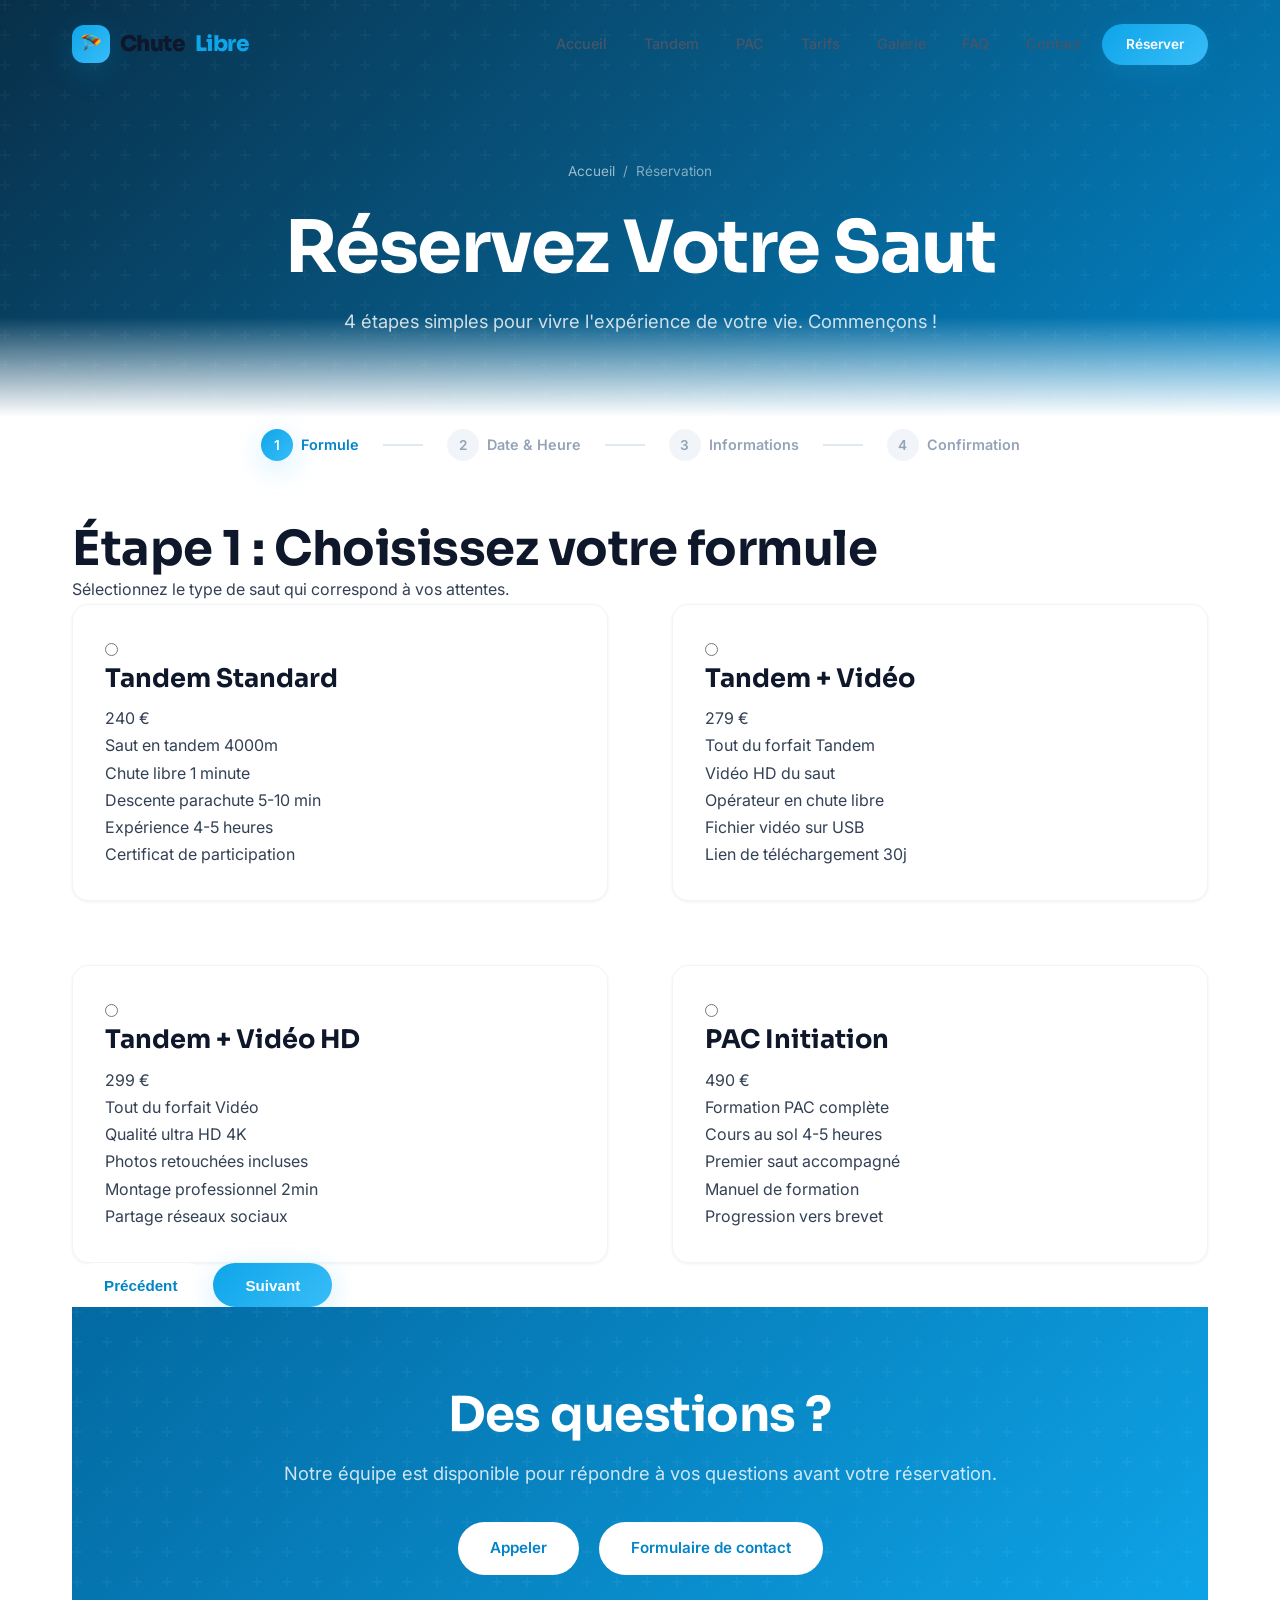
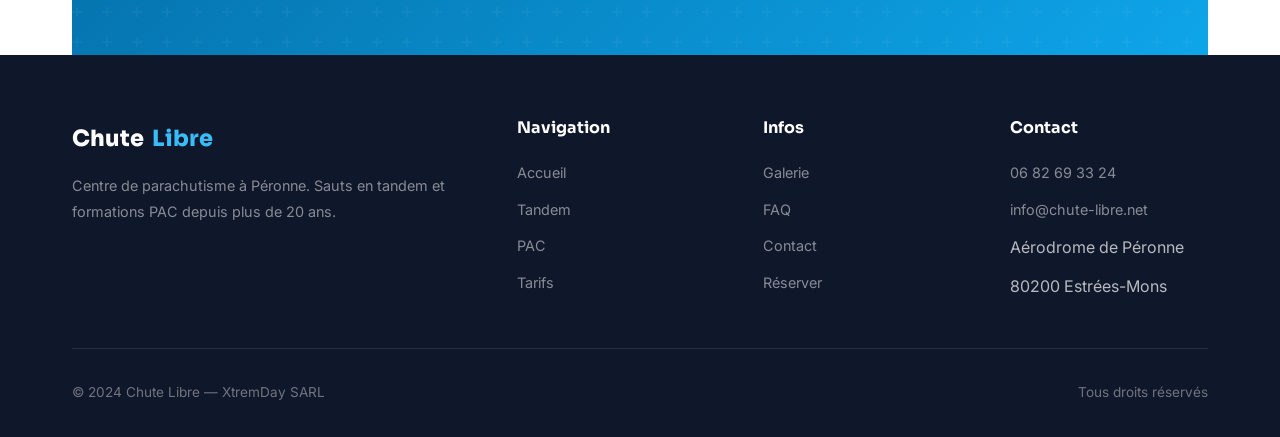
<file: reservation.html>
<!DOCTYPE html>
<html lang="fr">
<head>
    <meta charset="UTF-8">
    <meta name="viewport" content="width=device-width, initial-scale=1.0">
    <meta name="description" content="Réservez votre saut en tandem ou votre formation PAC chez Chute Libre">
    <title>Réservation - Chute Libre Péronne</title>
    <link href="https://fonts.googleapis.com/css2?family=Sora:wght@400;500;600;700&family=Inter:wght@400;500;600&display=swap" rel="stylesheet">
    <link rel="stylesheet" href="style.css">
</head>
<body>
    <!-- Preloader -->
    <div class="preloader" id="preloader">
        <div class="spinner"></div>
    </div>

    <!-- Navbar -->
    <header class="navbar">
        <div class="navbar-inner">
            <a href="index.html" class="nav-brand"><span class="brand-icon">🪂</span>Chute <span class="sky">Libre</span></a>
            <button class="burger" aria-label="Menu"><span></span><span></span><span></span></button>
            <nav class="nav-links">
                <a href="index.html">Accueil</a>
                <a href="tandem.html">Tandem</a>
                <a href="pac.html">PAC</a>
                <a href="tarifs.html">Tarifs</a>
                <a href="galerie.html">Galerie</a>
                <a href="faq.html">FAQ</a>
                <a href="contact.html">Contact</a>
                <a href="reservation.html" class="nav-cta active">Réserver</a>
            </nav>
        </div>
    </header>

    <!-- Inner Hero -->
    <section class="inner-hero">
        <div class="container">
            <div class="breadcrumb">
                <a href="index.html">Accueil</a>
                <span>/</span>
                <span>Réservation</span>
            </div>
            <h1>Réservez Votre Saut</h1>
            <p>4 étapes simples pour vivre l'expérience de votre vie. Commençons !</p>
            <div class="inner-hero-fade"></div>
        </div>
    </section>

    <!-- Main Content -->
    <main class="container section">
        <!-- Wizard Progress -->
        <div class="wizard-progress rv">
            <div class="wizard-step step-1 active">
                <div class="step-num">1</div>
                <div>Formule</div>
            </div>
            <div class="wizard-connector"></div>
            <div class="wizard-step step-2">
                <div class="step-num">2</div>
                <div>Date & Heure</div>
            </div>
            <div class="wizard-connector"></div>
            <div class="wizard-step step-3">
                <div class="step-num">3</div>
                <div>Informations</div>
            </div>
            <div class="wizard-connector"></div>
            <div class="wizard-step step-4">
                <div class="step-num">4</div>
                <div>Confirmation</div>
            </div>
        </div>

        <!-- Wizard Form -->
        <form id="reservationForm" class="wizard-form rv">
            <!-- Step 1: Formula Selection -->
            <div class="wizard-panel panel-1 active">
                <h2>Étape 1 : Choisissez votre formule</h2>
                <p>Sélectionnez le type de saut qui correspond à vos attentes.</p>

                <div class="grid two-col rv">
                    <label class="formula-card card">
                        <input type="radio" name="formula" value="tandem-240" required>
                        <div class="formula-content">
                            <h3>Tandem Standard</h3>
                            <div class="price">240 €</div>
                            <ul class="formula-features">
                                <li>Saut en tandem 4000m</li>
                                <li>Chute libre 1 minute</li>
                                <li>Descente parachute 5-10 min</li>
                                <li>Expérience 4-5 heures</li>
                                <li>Certificat de participation</li>
                            </ul>
                        </div>
                    </label>

                    <label class="formula-card card">
                        <input type="radio" name="formula" value="tandem-video-279" required>
                        <div class="formula-content">
                            <h3>Tandem + Vidéo</h3>
                            <div class="price">279 €</div>
                            <ul class="formula-features">
                                <li>Tout du forfait Tandem</li>
                                <li>Vidéo HD du saut</li>
                                <li>Opérateur en chute libre</li>
                                <li>Fichier vidéo sur USB</li>
                                <li>Lien de téléchargement 30j</li>
                            </ul>
                        </div>
                    </label>

                    <label class="formula-card card">
                        <input type="radio" name="formula" value="tandem-video-hd-299" required>
                        <div class="formula-content">
                            <h3>Tandem + Vidéo HD</h3>
                            <div class="price">299 €</div>
                            <ul class="formula-features">
                                <li>Tout du forfait Vidéo</li>
                                <li>Qualité ultra HD 4K</li>
                                <li>Photos retouchées incluses</li>
                                <li>Montage professionnel 2min</li>
                                <li>Partage réseaux sociaux</li>
                            </ul>
                        </div>
                    </label>

                    <label class="formula-card card">
                        <input type="radio" name="formula" value="pac-initiation-490" required>
                        <div class="formula-content">
                            <h3>PAC Initiation</h3>
                            <div class="price">490 €</div>
                            <ul class="formula-features">
                                <li>Formation PAC complète</li>
                                <li>Cours au sol 4-5 heures</li>
                                <li>Premier saut accompagné</li>
                                <li>Manuel de formation</li>
                                <li>Progression vers brevet</li>
                            </ul>
                        </div>
                    </label>
                </div>

                <div class="wizard-buttons">
                    <button type="button" class="btn btn-secondary" disabled>Précédent</button>
                    <button type="button" class="btn btn-primary next-step">Suivant</button>
                </div>
            </div>

            <!-- Step 2: Date & Time -->
            <div class="wizard-panel panel-2">
                <h2>Étape 2 : Choisissez la date et l'heure</h2>
                <p>Sélectionnez la date de votre saut et votre préférence horaire.</p>

                <div class="form-group rv">
                    <label for="sautDate" class="form-label">Date du saut *</label>
                    <input type="date" id="sautDate" name="sautDate" class="form-input" required>
                </div>

                <div class="form-group rv">
                    <label for="timePreference" class="form-label">Préférence horaire *</label>
                    <select id="timePreference" name="timePreference" class="form-select" required>
                        <option value="">Sélectionnez un horaire</option>
                        <option value="morning">Matin (8h - 12h)</option>
                        <option value="afternoon">Après-midi (12h - 17h)</option>
                        <option value="flexible">Flexible - Nous contacterons</option>
                    </select>
                </div>

                <div class="info-box bg-ice rv">
                    <h4>Important</h4>
                    <p>Les sauts dépendent des conditions météorologiques. En cas de mauvaises conditions, nous vous proposerons une autre date sans frais. Nous vous confirmerons votre réservation par email dans les 24h avec le créneau horaire final.</p>
                </div>

                <div class="wizard-buttons">
                    <button type="button" class="btn btn-secondary prev-step">Précédent</button>
                    <button type="button" class="btn btn-primary next-step">Suivant</button>
                </div>
            </div>

            <!-- Step 3: Personal Information -->
            <div class="wizard-panel panel-3">
                <h2>Étape 3 : Vos informations personnelles</h2>
                <p>Veuillez remplir tous les champs requis. Assurez-vous que les informations sont exactes.</p>

                <div class="grid two-col">
                    <div class="form-group">
                        <label for="firstName" class="form-label">Prénom *</label>
                        <input type="text" id="firstName" name="firstName" class="form-input" required>
                    </div>

                    <div class="form-group">
                        <label for="lastName" class="form-label">Nom *</label>
                        <input type="text" id="lastName" name="lastName" class="form-input" required>
                    </div>

                    <div class="form-group">
                        <label for="email" class="form-label">Email *</label>
                        <input type="email" id="email" name="email" class="form-input" required>
                    </div>

                    <div class="form-group">
                        <label for="phone" class="form-label">Téléphone *</label>
                        <input type="tel" id="phone" name="phone" class="form-input" required>
                    </div>

                    <div class="form-group">
                        <label for="birthdate" class="form-label">Date de naissance *</label>
                        <input type="date" id="birthdate" name="birthdate" class="form-input" required>
                    </div>

                    <div class="form-group">
                        <label for="weight" class="form-label">Poids (kg) *</label>
                        <input type="number" id="weight" name="weight" class="form-input" min="40" max="120" required>
                    </div>
                </div>

                <div class="form-group rv">
                    <label for="emergencyName" class="form-label">Contact d'urgence - Nom *</label>
                    <input type="text" id="emergencyName" name="emergencyName" class="form-input" required>
                </div>

                <div class="form-group rv">
                    <label for="emergencyPhone" class="form-label">Contact d'urgence - Téléphone *</label>
                    <input type="tel" id="emergencyPhone" name="emergencyPhone" class="form-input" required>
                </div>

                <div class="info-box bg-ice rv">
                    <h4>Restrictions de santé</h4>
                    <p>Si vous avez des problèmes de santé (grossesse, problèmes cardiaques, épilepsie, etc.), merci de nous le signaler. Nous vous contacterons pour discuter de votre aptitude à sauter.</p>
                </div>

                <div class="wizard-buttons">
                    <button type="button" class="btn btn-secondary prev-step">Précédent</button>
                    <button type="button" class="btn btn-primary next-step">Suivant</button>
                </div>
            </div>

            <!-- Step 4: Summary & Confirmation -->
            <div class="wizard-panel panel-4">
                <h2>Étape 4 : Résumé et confirmation</h2>
                <p>Vérifiez vos informations avant de confirmer votre réservation.</p>

                <div class="info-box rv">
                    <h3>Résumé de votre réservation</h3>
                    <div class="summary-grid">
                        <div>
                            <strong>Formule :</strong>
                            <div id="summaryFormula">-</div>
                        </div>
                        <div>
                            <strong>Prix :</strong>
                            <div id="summaryPrice" class="summary-price">-</div>
                        </div>
                        <div>
                            <strong>Date :</strong>
                            <div id="summaryDate">-</div>
                        </div>
                        <div>
                            <strong>Horaire :</strong>
                            <div id="summaryTime">-</div>
                        </div>
                        <div>
                            <strong>Participant :</strong>
                            <div id="summaryName">-</div>
                        </div>
                        <div>
                            <strong>Téléphone :</strong>
                            <div id="summaryPhone">-</div>
                        </div>
                    </div>
                </div>

                <div class="form-group rv">
                    <label class="checkbox-label">
                        <input type="checkbox" id="conditionsAccept" name="conditionsAccept" required>
                        J'accepte les conditions générales de Chute Libre et confirme que je suis en bonne santé physique et mentale pour effectuer ce saut.
                    </label>
                </div>

                <div class="form-group rv">
                    <label class="checkbox-label">
                        <input type="checkbox" id="ageConfirm" name="ageConfirm" required>
                        Je confirme être âgé de plus de 8 ans (18 ans pour PAC). Pour les mineurs, une autorisation parentale écrite a été obtenue.
                    </label>
                </div>

                <div class="info-box bg-ice rv">
                    <h4>Modalités de paiement</h4>
                    <ul>
                        <li>Un acompte de 50% est demandé pour confirmer votre réservation</li>
                        <li>Le solde est à régler le jour du saut</li>
                        <li>Paiement par carte bancaire, virement ou espèces acceptés</li>
                        <li>Certificat médical exigé pour PAC</li>
                    </ul>
                </div>

                <div class="wizard-buttons">
                    <button type="button" class="btn btn-secondary prev-step">Précédent</button>
                    <button type="submit" class="btn btn-primary" id="submitBtn">Confirmer la réservation</button>
                </div>
            </div>
        </form>

        <!-- CTA Section -->
        <section class="cta-section rv">
            <h2>Des questions ?</h2>
            <p>Notre équipe est disponible pour répondre à vos questions avant votre réservation.</p>
            <div style="display: flex; gap: 20px; justify-content: center; flex-wrap: wrap;">
                <a href="tel:0682693324" class="btn btn-secondary">Appeler</a>
                <a href="contact.html" class="btn btn-secondary">Formulaire de contact</a>
            </div>
        </section>
    </main>

    <!-- Footer -->
    <footer class="footer">
        <div class="container">
            <div class="footer-grid">
                <div>
                    <div class="footer-brand">Chute <span class="sky">Libre</span></div>
                    <p class="footer-desc">Centre de parachutisme à Péronne. Sauts en tandem et formations PAC depuis plus de 20 ans.</p>
                </div>
                <div>
                    <h4>Navigation</h4>
                    <div class="footer-links">
                        <a href="index.html">Accueil</a>
                        <a href="tandem.html">Tandem</a>
                        <a href="pac.html">PAC</a>
                        <a href="tarifs.html">Tarifs</a>
                    </div>
                </div>
                <div>
                    <h4>Infos</h4>
                    <div class="footer-links">
                        <a href="galerie.html">Galerie</a>
                        <a href="faq.html">FAQ</a>
                        <a href="contact.html">Contact</a>
                        <a href="reservation.html">Réserver</a>
                    </div>
                </div>
                <div>
                    <h4>Contact</h4>
                    <div class="footer-links">
                        <a href="tel:0682693324">06 82 69 33 24</a>
                        <a href="mailto:info@chute-libre.net">info@chute-libre.net</a>
                        <span>Aérodrome de Péronne</span>
                        <span>80200 Estrées-Mons</span>
                    </div>
                </div>
            </div>
            <div class="footer-bottom">
                <span>© 2024 Chute Libre — XtremDay SARL</span>
                <span>Tous droits réservés</span>
            </div>
        </div>
    </footer>

    <!-- Wizard JavaScript -->
    <script>
    document.addEventListener('DOMContentLoaded', function() {
        const form = document.getElementById('reservationForm');
        const panels = document.querySelectorAll('.wizard-panel');
        const steps = document.querySelectorAll('.wizard-step');
        let currentStep = 1;

        const formulaData = {
            'tandem-240': { name: 'Tandem Standard', price: '240 €' },
            'tandem-video-279': { name: 'Tandem + Vidéo', price: '279 €' },
            'tandem-video-hd-299': { name: 'Tandem + Vidéo HD', price: '299 €' },
            'pac-initiation-490': { name: 'PAC Initiation', price: '490 €' }
        };

        function updateWizard() {
            panels.forEach((panel, index) => {
                panel.classList.remove('active');
                if (index + 1 === currentStep) {
                    panel.classList.add('active');
                }
            });

            steps.forEach((step, index) => {
                step.classList.remove('active');
                if (index + 1 <= currentStep) {
                    step.classList.add('active');
                }
            });

            window.scrollTo({ top: 0, behavior: 'smooth' });
        }

        function updateSummary() {
            const formula = form.querySelector('input[name="formula"]:checked')?.value || '';
            const date = document.getElementById('sautDate').value || '-';
            const time = document.getElementById('timePreference').value || '-';
            const firstName = document.getElementById('firstName').value || '-';
            const lastName = document.getElementById('lastName').value || '-';
            const phone = document.getElementById('phone').value || '-';

            document.getElementById('summaryFormula').textContent = formulaData[formula]?.name || '-';
            document.getElementById('summaryPrice').textContent = formulaData[formula]?.price || '-';
            document.getElementById('summaryDate').textContent = date ? new Date(date).toLocaleDateString('fr-FR') : '-';
            
            const timeLabels = { 'morning': 'Matin (8h - 12h)', 'afternoon': 'Après-midi (12h - 17h)', 'flexible': 'Flexible' };
            document.getElementById('summaryTime').textContent = timeLabels[time] || '-';
            
            document.getElementById('summaryName').textContent = `${firstName} ${lastName}`;
            document.getElementById('summaryPhone').textContent = phone;
        }

        document.querySelectorAll('.next-step').forEach(btn => {
            btn.addEventListener('click', (e) => {
                e.preventDefault();
                
                if (currentStep === 1) {
                    if (!form.querySelector('input[name="formula"]:checked')) {
                        alert('Veuillez sélectionner une formule');
                        return;
                    }
                }
                
                if (currentStep === 2) {
                    if (!document.getElementById('sautDate').value || !document.getElementById('timePreference').value) {
                        alert('Veuillez remplir tous les champs');
                        return;
                    }
                }
                
                if (currentStep === 3) {
                    if (!document.getElementById('firstName').value || !document.getElementById('lastName').value) {
                        alert('Veuillez remplir tous les champs obligatoires');
                        return;
                    }
                }
                
                if (currentStep < 4) {
                    currentStep++;
                    updateWizard();
                    if (currentStep === 4) {
                        updateSummary();
                    }
                }
            });
        });

        document.querySelectorAll('.prev-step').forEach(btn => {
            btn.addEventListener('click', (e) => {
                e.preventDefault();
                if (currentStep > 1) {
                    currentStep--;
                    updateWizard();
                }
            });
        });

        form.addEventListener('submit', function(e) {
            e.preventDefault();
            
            if (!document.getElementById('conditionsAccept').checked) {
                alert('Veuillez accepter les conditions générales');
                return;
            }
            
            if (!document.getElementById('ageConfirm').checked) {
                alert('Veuillez confirmer que vous avez l\'âge requis');
                return;
            }

            alert('Merci ! Votre réservation a été reçue. Vous recevrez un email de confirmation dans les 24 heures. Notre équipe vous contactera pour finaliser les détails.');
            
            // Reset form
            form.reset();
            currentStep = 1;
            updateWizard();
        });

        // Watch for form changes to update first button state
        form.addEventListener('change', function() {
            document.querySelector('.wizard-buttons button:first-child').disabled = currentStep === 1;
        });

        // Initial state
        updateWizard();
    });
    </script>

    <script src="main.js"></script>
</body>
</html>
</file>
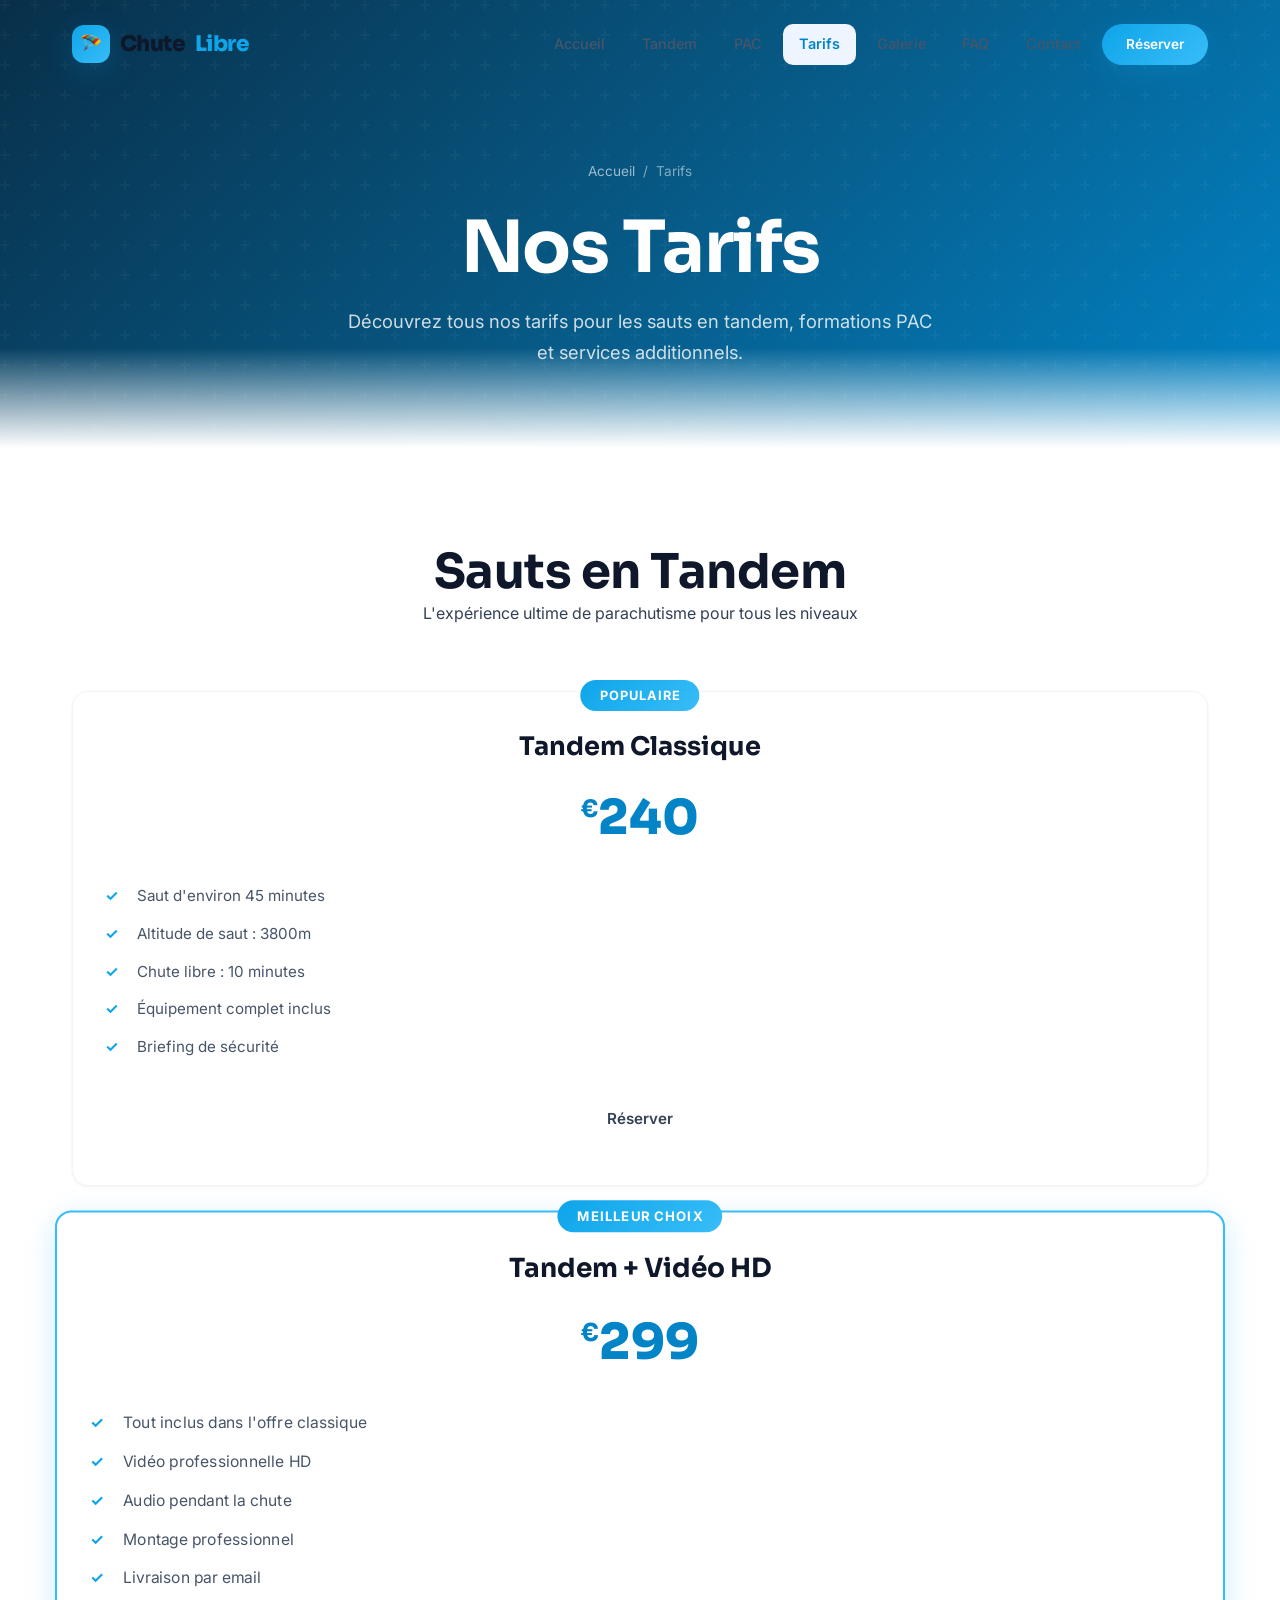
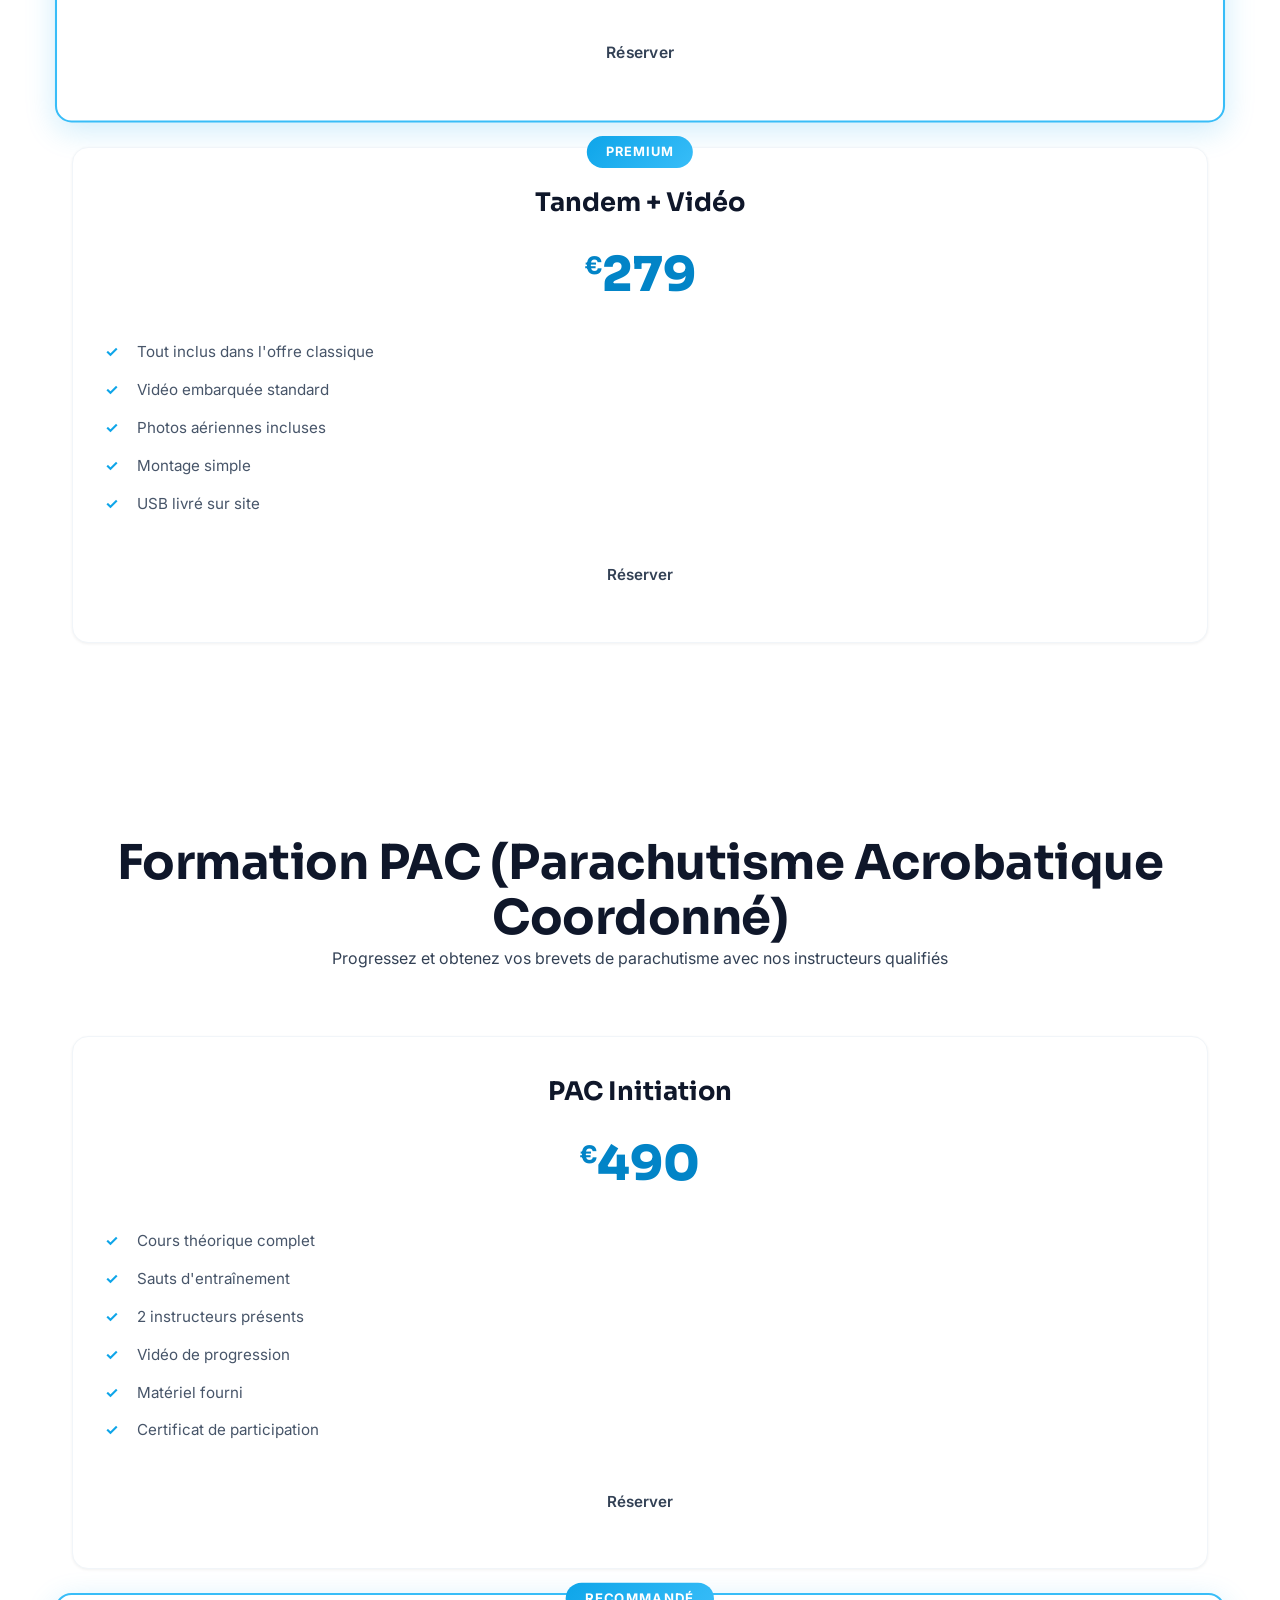
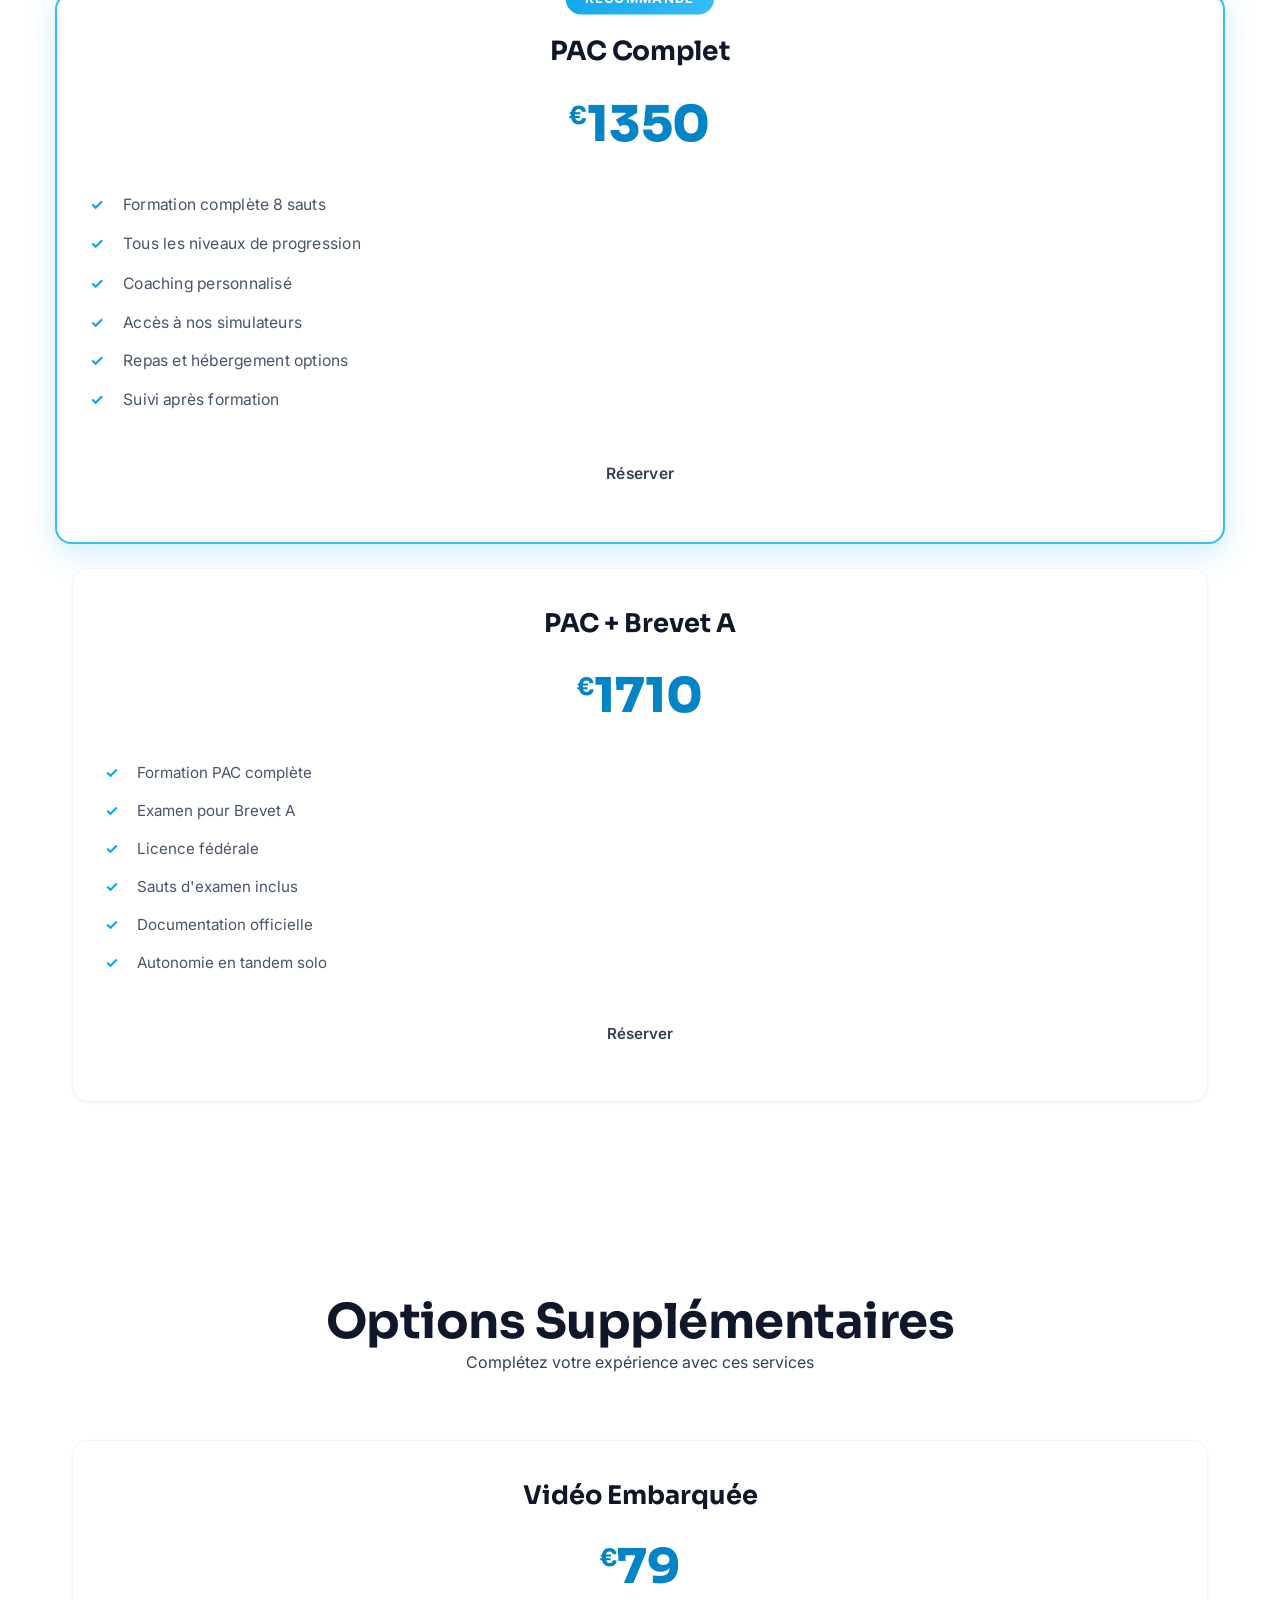
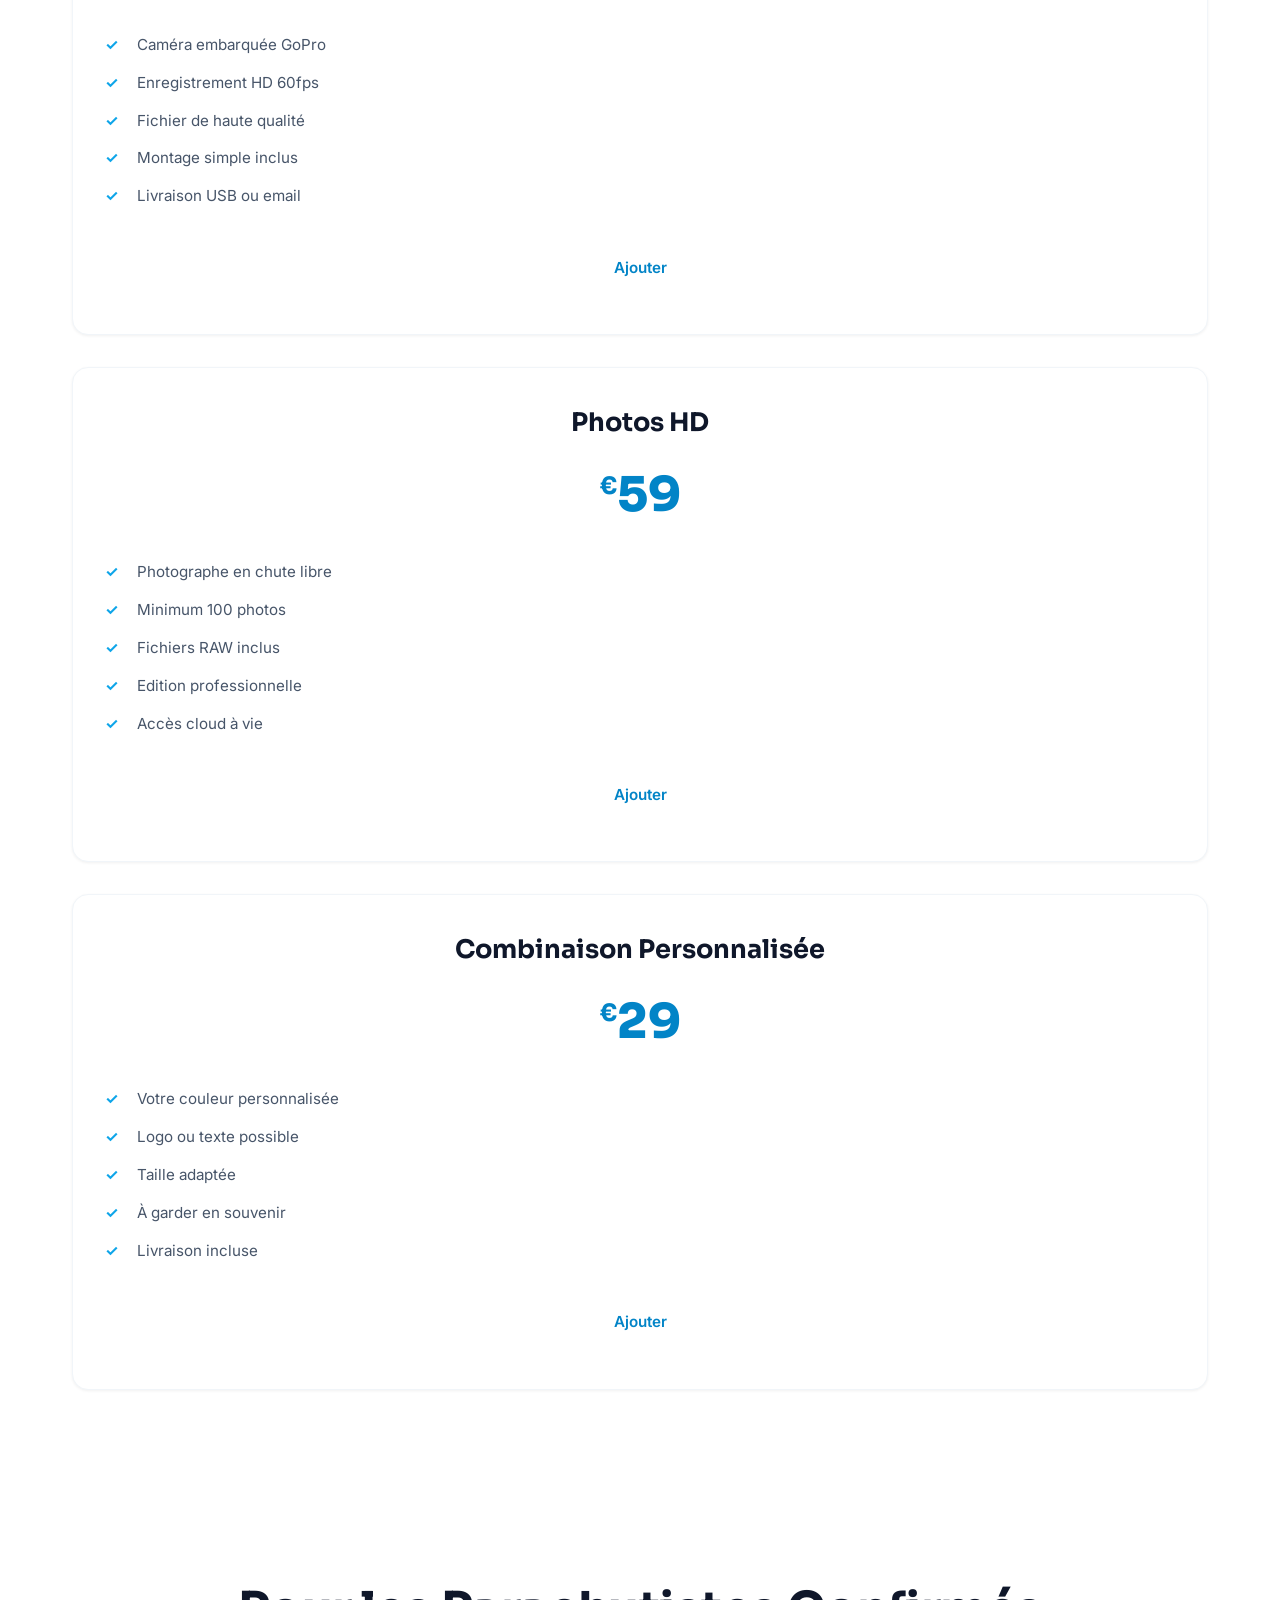
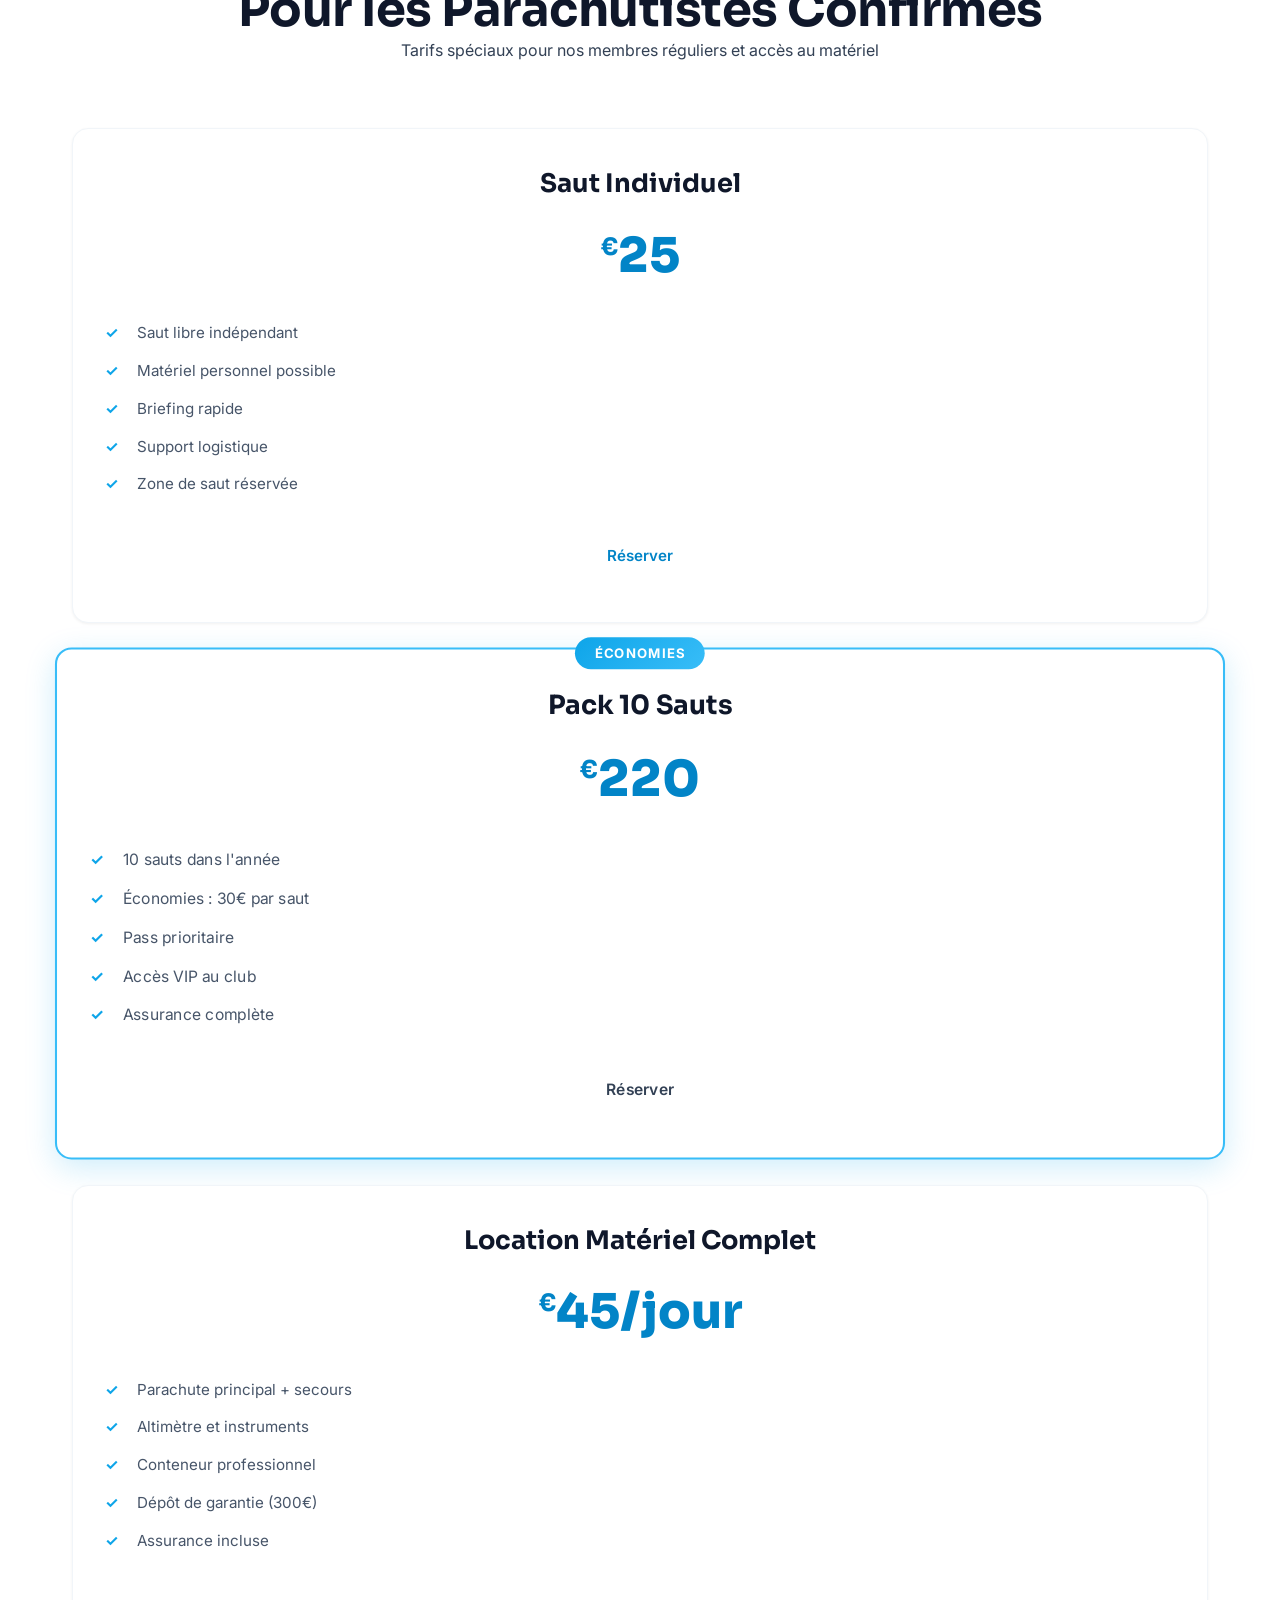
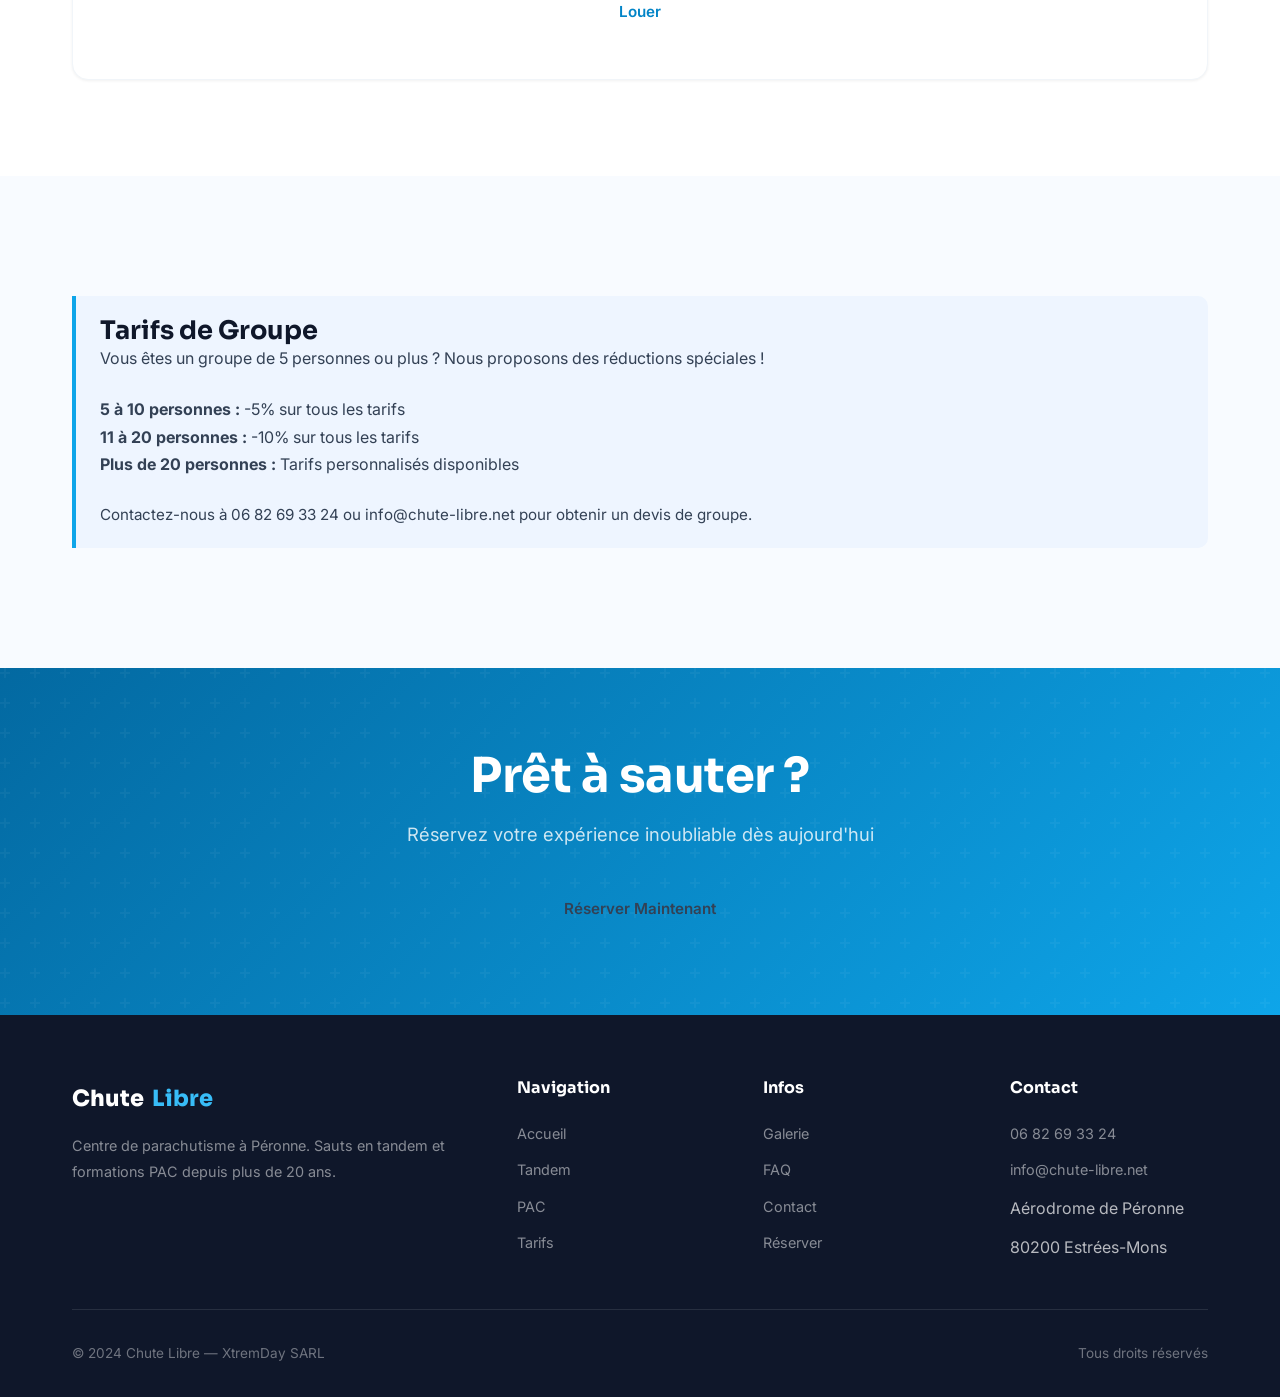
<file: tarifs.html>
<!DOCTYPE html>
<html lang="fr">
<head>
    <meta charset="UTF-8">
    <meta name="viewport" content="width=device-width, initial-scale=1.0">
    <title>Tarifs - Chute Libre</title>
    <link rel="stylesheet" href="style.css">
    <link href="https://fonts.googleapis.com/css2?family=Sora:wght@400;600;700&family=Inter:wght@300;400;500;600&display=swap" rel="stylesheet">
</head>
<body>
    <!-- Preloader -->
    <div class="preloader">
        <div class="preloader-spinner"></div>
    </div>

    <!-- Navbar -->
    <header class="navbar">
        <div class="navbar-inner">
            <a href="index.html" class="nav-brand"><span class="brand-icon">🪂</span>Chute <span class="sky">Libre</span></a>
            <button class="burger" aria-label="Menu"><span></span><span></span><span></span></button>
            <nav class="nav-links">
                <a href="index.html">Accueil</a><a href="tandem.html">Tandem</a><a href="pac.html">PAC</a>
                <a href="tarifs.html" class="active">Tarifs</a><a href="galerie.html">Galerie</a><a href="faq.html">FAQ</a>
                <a href="contact.html">Contact</a><a href="reservation.html" class="nav-cta">Réserver</a>
            </nav>
        </div>
    </header>

    <!-- Inner Hero -->
    <section class="inner-hero">
        <div class="container">
            <div class="breadcrumb">
                <a href="index.html">Accueil</a> / <span>Tarifs</span>
            </div>
            <h1>Nos Tarifs</h1>
            <p>Découvrez tous nos tarifs pour les sauts en tandem, formations PAC et services additionnels.</p>
            <div class="inner-hero-fade">
                <div></div>
            </div>
        </div>
    </section>

    <!-- Main Content -->
    <main>
        <!-- Tandem Section -->
        <section class="section">
            <div class="container">
                <div class="section-header">
                    <h2>Sauts en Tandem</h2>
                    <p>L'expérience ultime de parachutisme pour tous les niveaux</p>
                </div>
                <div class="grid">
                    <div class="pricing-card">
                        <div class="pricing-badge">Populaire</div>
                        <h3>Tandem Classique</h3>
                        <div class="pricing-price"><span class="currency">€</span>240</div>
                        <ul class="pricing-features">
                            <li>Saut d'environ 45 minutes</li>
                            <li>Altitude de saut : 3800m</li>
                            <li>Chute libre : 10 minutes</li>
                            <li>Équipement complet inclus</li>
                            <li>Briefing de sécurité</li>
                        </ul>
                        <a href="reservation.html" class="btn">Réserver</a>
                    </div>

                    <div class="pricing-card featured">
                        <div class="pricing-badge">Meilleur Choix</div>
                        <h3>Tandem + Vidéo HD</h3>
                        <div class="pricing-price"><span class="currency">€</span>299</div>
                        <ul class="pricing-features">
                            <li>Tout inclus dans l'offre classique</li>
                            <li>Vidéo professionnelle HD</li>
                            <li>Audio pendant la chute</li>
                            <li>Montage professionnel</li>
                            <li>Livraison par email</li>
                        </ul>
                        <a href="reservation.html" class="btn">Réserver</a>
                    </div>

                    <div class="pricing-card">
                        <div class="pricing-badge">Premium</div>
                        <h3>Tandem + Vidéo</h3>
                        <div class="pricing-price"><span class="currency">€</span>279</div>
                        <ul class="pricing-features">
                            <li>Tout inclus dans l'offre classique</li>
                            <li>Vidéo embarquée standard</li>
                            <li>Photos aériennes incluses</li>
                            <li>Montage simple</li>
                            <li>USB livré sur site</li>
                        </ul>
                        <a href="reservation.html" class="btn">Réserver</a>
                    </div>
                </div>
            </div>
        </section>

        <!-- PAC Section -->
        <section class="section">
            <div class="container">
                <div class="section-header">
                    <h2>Formation PAC (Parachutisme Acrobatique Coordonné)</h2>
                    <p>Progressez et obtenez vos brevets de parachutisme avec nos instructeurs qualifiés</p>
                </div>
                <div class="grid">
                    <div class="pricing-card">
                        <h3>PAC Initiation</h3>
                        <div class="pricing-price"><span class="currency">€</span>490</div>
                        <ul class="pricing-features">
                            <li>Cours théorique complet</li>
                            <li>Sauts d'entraînement</li>
                            <li>2 instructeurs présents</li>
                            <li>Vidéo de progression</li>
                            <li>Matériel fourni</li>
                            <li>Certificat de participation</li>
                        </ul>
                        <a href="reservation.html" class="btn">Réserver</a>
                    </div>

                    <div class="pricing-card featured">
                        <div class="pricing-badge">Recommandé</div>
                        <h3>PAC Complet</h3>
                        <div class="pricing-price"><span class="currency">€</span>1350</div>
                        <ul class="pricing-features">
                            <li>Formation complète 8 sauts</li>
                            <li>Tous les niveaux de progression</li>
                            <li>Coaching personnalisé</li>
                            <li>Accès à nos simulateurs</li>
                            <li>Repas et hébergement options</li>
                            <li>Suivi après formation</li>
                        </ul>
                        <a href="reservation.html" class="btn">Réserver</a>
                    </div>

                    <div class="pricing-card">
                        <h3>PAC + Brevet A</h3>
                        <div class="pricing-price"><span class="currency">€</span>1710</div>
                        <ul class="pricing-features">
                            <li>Formation PAC complète</li>
                            <li>Examen pour Brevet A</li>
                            <li>Licence fédérale</li>
                            <li>Sauts d'examen inclus</li>
                            <li>Documentation officielle</li>
                            <li>Autonomie en tandem solo</li>
                        </ul>
                        <a href="reservation.html" class="btn">Réserver</a>
                    </div>
                </div>
            </div>
        </section>

        <!-- Options Section -->
        <section class="section">
            <div class="container">
                <div class="section-header">
                    <h2>Options Supplémentaires</h2>
                    <p>Complétez votre expérience avec ces services</p>
                </div>
                <div class="grid">
                    <div class="pricing-card">
                        <h3>Vidéo Embarquée</h3>
                        <div class="pricing-price"><span class="currency">€</span>79</div>
                        <ul class="pricing-features">
                            <li>Caméra embarquée GoPro</li>
                            <li>Enregistrement HD 60fps</li>
                            <li>Fichier de haute qualité</li>
                            <li>Montage simple inclus</li>
                            <li>Livraison USB ou email</li>
                        </ul>
                        <a href="reservation.html" class="btn btn-secondary">Ajouter</a>
                    </div>

                    <div class="pricing-card">
                        <h3>Photos HD</h3>
                        <div class="pricing-price"><span class="currency">€</span>59</div>
                        <ul class="pricing-features">
                            <li>Photographe en chute libre</li>
                            <li>Minimum 100 photos</li>
                            <li>Fichiers RAW inclus</li>
                            <li>Edition professionnelle</li>
                            <li>Accès cloud à vie</li>
                        </ul>
                        <a href="reservation.html" class="btn btn-secondary">Ajouter</a>
                    </div>

                    <div class="pricing-card">
                        <h3>Combinaison Personnalisée</h3>
                        <div class="pricing-price"><span class="currency">€</span>29</div>
                        <ul class="pricing-features">
                            <li>Votre couleur personnalisée</li>
                            <li>Logo ou texte possible</li>
                            <li>Taille adaptée</li>
                            <li>À garder en souvenir</li>
                            <li>Livraison incluse</li>
                        </ul>
                        <a href="reservation.html" class="btn btn-secondary">Ajouter</a>
                    </div>
                </div>
            </div>
        </section>

        <!-- Confirmés Section -->
        <section class="section">
            <div class="container">
                <div class="section-header">
                    <h2>Pour les Parachutistes Confirmés</h2>
                    <p>Tarifs spéciaux pour nos membres réguliers et accès au matériel</p>
                </div>
                <div class="grid">
                    <div class="pricing-card">
                        <h3>Saut Individuel</h3>
                        <div class="pricing-price"><span class="currency">€</span>25</div>
                        <ul class="pricing-features">
                            <li>Saut libre indépendant</li>
                            <li>Matériel personnel possible</li>
                            <li>Briefing rapide</li>
                            <li>Support logistique</li>
                            <li>Zone de saut réservée</li>
                        </ul>
                        <a href="reservation.html" class="btn btn-secondary">Réserver</a>
                    </div>

                    <div class="pricing-card featured">
                        <div class="pricing-badge">Économies</div>
                        <h3>Pack 10 Sauts</h3>
                        <div class="pricing-price"><span class="currency">€</span>220</div>
                        <ul class="pricing-features">
                            <li>10 sauts dans l'année</li>
                            <li>Économies : 30€ par saut</li>
                            <li>Pass prioritaire</li>
                            <li>Accès VIP au club</li>
                            <li>Assurance complète</li>
                        </ul>
                        <a href="reservation.html" class="btn">Réserver</a>
                    </div>

                    <div class="pricing-card">
                        <h3>Location Matériel Complet</h3>
                        <div class="pricing-price"><span class="currency">€</span>45<span class="rv">/jour</span></div>
                        <ul class="pricing-features">
                            <li>Parachute principal + secours</li>
                            <li>Altimètre et instruments</li>
                            <li>Conteneur professionnel</li>
                            <li>Dépôt de garantie (300€)</li>
                            <li>Assurance incluse</li>
                        </ul>
                        <a href="reservation.html" class="btn btn-secondary">Louer</a>
                    </div>
                </div>
            </div>
        </section>

        <!-- Info Box - Group Rates -->
        <section class="section bg-ice">
            <div class="container">
                <div class="info-box">
                    <h3>Tarifs de Groupe</h3>
                    <p>Vous êtes un groupe de 5 personnes ou plus ? Nous proposons des réductions spéciales !</p>
                    <ul style="margin-top: 1.5rem;">
                        <li><strong>5 à 10 personnes :</strong> -5% sur tous les tarifs</li>
                        <li><strong>11 à 20 personnes :</strong> -10% sur tous les tarifs</li>
                        <li><strong>Plus de 20 personnes :</strong> Tarifs personnalisés disponibles</li>
                    </ul>
                    <p style="margin-top: 1.5rem; font-size: 0.95rem;">Contactez-nous à <a href="tel:0682693324" style="color: var(--primary-blue);">06 82 69 33 24</a> ou <a href="mailto:info@chute-libre.net" style="color: var(--primary-blue);">info@chute-libre.net</a> pour obtenir un devis de groupe.</p>
                </div>
            </div>
        </section>

        <!-- CTA Section -->
        <section class="section cta-section">
            <div class="container">
                <h2>Prêt à sauter ?</h2>
                <p>Réservez votre expérience inoubliable dès aujourd'hui</p>
                <a href="reservation.html" class="btn btn-large">Réserver Maintenant</a>
            </div>
        </section>
    </main>

    <!-- Footer -->
    <footer class="footer">
        <div class="container">
            <div class="footer-grid">
                <div>
                    <div class="footer-brand">Chute <span class="sky">Libre</span></div>
                    <p class="footer-desc">Centre de parachutisme à Péronne. Sauts en tandem et formations PAC depuis plus de 20 ans.</p>
                </div>
                <div>
                    <h4>Navigation</h4>
                    <div class="footer-links">
                        <a href="index.html">Accueil</a><a href="tandem.html">Tandem</a><a href="pac.html">PAC</a><a href="tarifs.html">Tarifs</a>
                    </div>
                </div>
                <div>
                    <h4>Infos</h4>
                    <div class="footer-links">
                        <a href="galerie.html">Galerie</a><a href="faq.html">FAQ</a><a href="contact.html">Contact</a><a href="reservation.html">Réserver</a>
                    </div>
                </div>
                <div>
                    <h4>Contact</h4>
                    <div class="footer-links">
                        <a href="tel:0682693324">06 82 69 33 24</a><a href="mailto:info@chute-libre.net">info@chute-libre.net</a><span>Aérodrome de Péronne</span><span>80200 Estrées-Mons</span>
                    </div>
                </div>
            </div>
            <div class="footer-bottom">
                <span>© 2024 Chute Libre — XtremDay SARL</span><span>Tous droits réservés</span>
            </div>
        </div>
    </footer>

    <script src="main.js"></script>
</body>
</html>
</file>
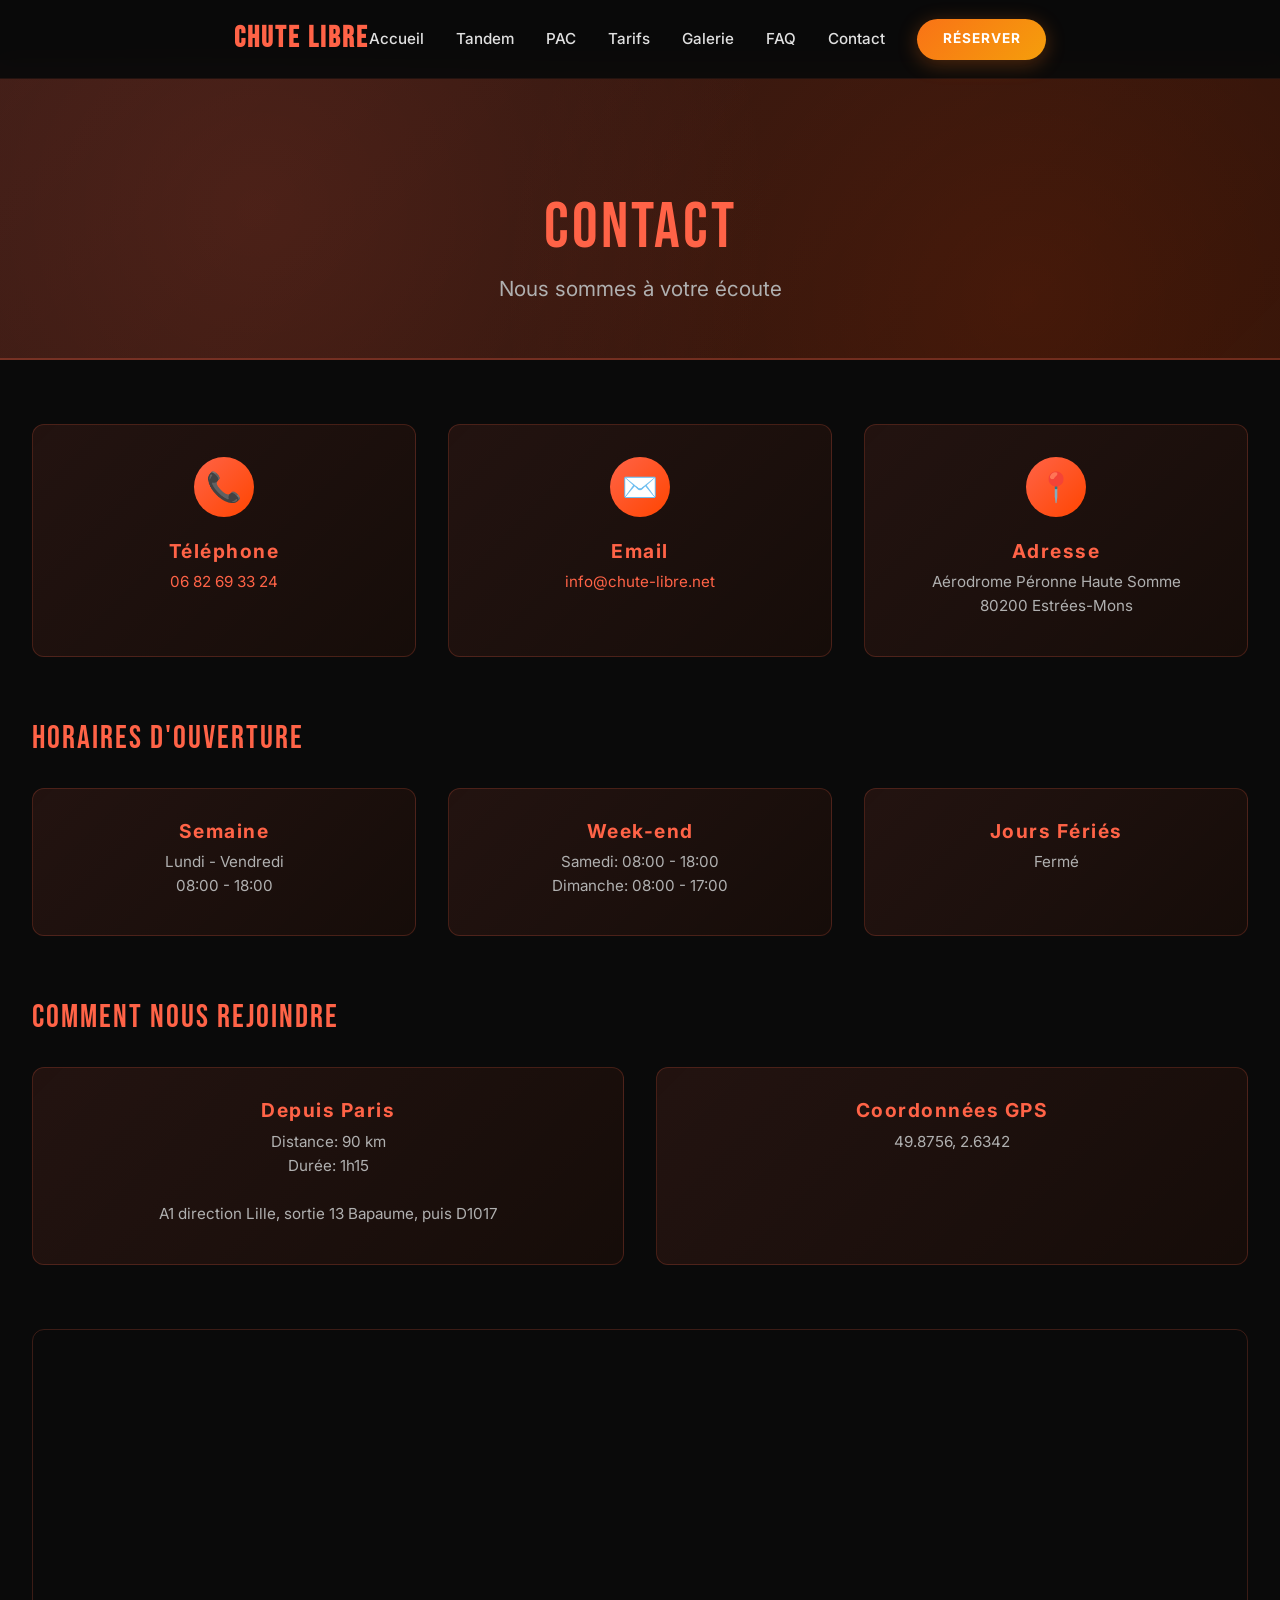
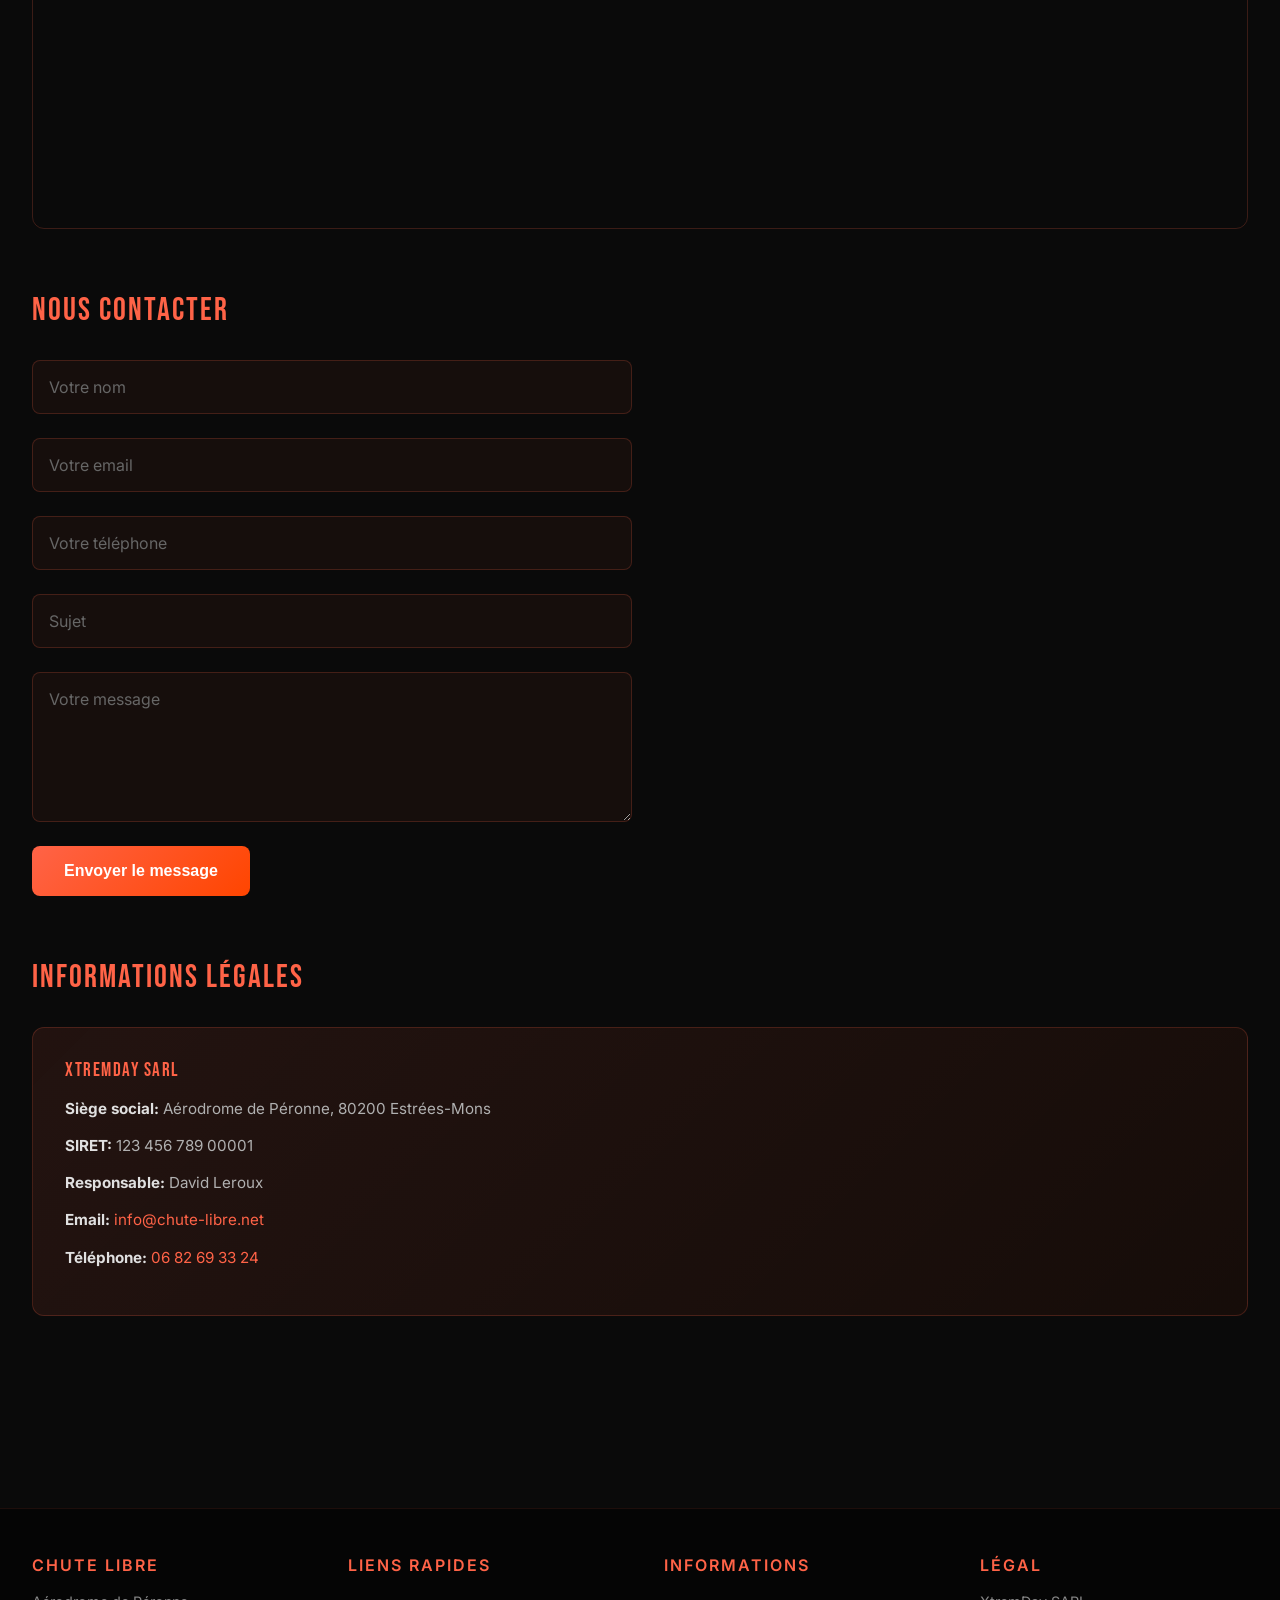
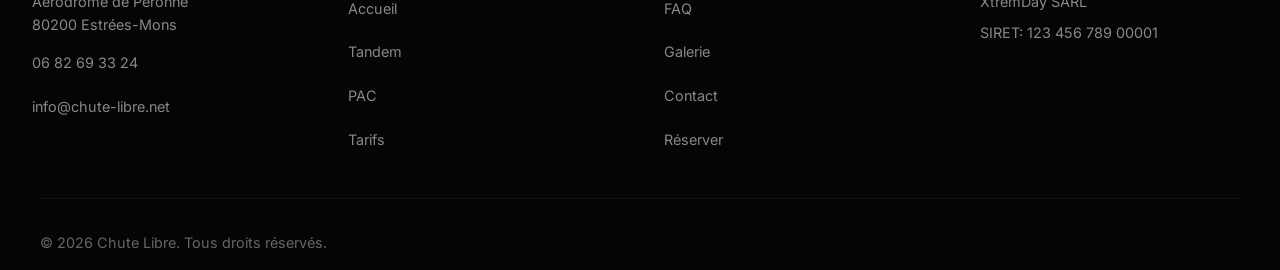
<file: outputs/contact.html>
<!DOCTYPE html>
<html lang="fr">
<head>
    <meta charset="UTF-8">
    <meta name="viewport" content="width=device-width, initial-scale=1.0">
    <meta name="description" content="Contactez Chute Libre Péronne pour toute question sur vos sauts en parachute. Téléphone, email, adresse et formulaire de contact.">
    <title>Contact & Accès Chute Libre Péronne | Aérodrome Estrées-Mons</title>
    <link rel="preconnect" href="https://fonts.googleapis.com">
    <link rel="preconnect" href="https://fonts.gstatic.com" crossorigin>
    <link href="https://fonts.googleapis.com/css2?family=Bebas+Neue&family=Inter:wght@300;400;500;600;700;800&display=swap" rel="stylesheet">
    <link rel="stylesheet" href="style.css">
    <style>
        * {
            margin: 0;
            padding: 0;
            box-sizing: border-box;
        }

        body {
            font-family: 'Inter', sans-serif;
            background: #0a0a0a;
            color: #e0e0e0;
            line-height: 1.6;
        }

        /* Preloader */
        .preloader {
            position: fixed;
            top: 0;
            left: 0;
            width: 100%;
            height: 100%;
            background: #0a0a0a;
            display: flex;
            justify-content: center;
            align-items: center;
            z-index: 9999;
            opacity: 1;
            pointer-events: auto;
            transition: opacity 0.6s ease;
        }

        .preloader.hidden {
            opacity: 0;
            pointer-events: none;
        }

        .preloader-ring {
            border: 3px solid rgba(255, 99, 71, 0.2);
            border-top: 3px solid #ff6347;
            border-radius: 50%;
            width: 50px;
            height: 50px;
            animation: spin 1s linear infinite;
        }

        @keyframes spin {
            0% { transform: rotate(0deg); }
            100% { transform: rotate(360deg); }
        }

        /* Navbar */
        #navbar {
            position: fixed;
            top: 0;
            left: 0;
            width: 100%;
            background: rgba(10, 10, 10, 0.95);
            backdrop-filter: blur(10px);
            z-index: 1000;
            padding: 1rem 0;
            border-bottom: 1px solid rgba(255, 99, 71, 0.1);
            transition: all 0.3s ease;
        }

        #navbar.scrolled {
            padding: 0.5rem 0;
        }

        .nav-container {
            max-width: 1400px;
            margin: 0 auto;
            display: flex;
            justify-content: space-between;
            align-items: center;
            padding: 0 2rem;
        }

        .nav-logo {
            font-family: 'Bebas Neue', cursive;
            font-size: 1.8rem;
            color: #ff6347;
            font-weight: bold;
            letter-spacing: 2px;
        }

        .nav-links {
            display: flex;
            gap: 2rem;
            align-items: center;
            list-style: none;
        }

        .nav-links a {
            color: #e0e0e0;
            text-decoration: none;
            font-weight: 500;
            transition: color 0.3s ease;
            font-size: 0.95rem;
        }

        .nav-links a:hover {
            color: #ff6347;
        }

        .nav-cta {
            background: linear-gradient(135deg, #ff6347, #ff4500);
            color: white !important;
            padding: 0.6rem 1.5rem;
            border-radius: 25px;
            display: inline-block;
            font-weight: 600;
            transition: all 0.3s ease;
        }

        .nav-cta:hover {
            transform: translateY(-2px);
            box-shadow: 0 8px 20px rgba(255, 99, 71, 0.3);
        }

        /* Inner Hero */
        .inner-hero {
            background: linear-gradient(135deg, rgba(255, 99, 71, 0.2), rgba(255, 69, 0, 0.15));
            min-height: 300px;
            display: flex;
            flex-direction: column;
            justify-content: center;
            align-items: center;
            text-align: center;
            margin-top: 60px;
            position: relative;
            overflow: hidden;
            border-bottom: 2px solid rgba(255, 99, 71, 0.3);
        }

        .inner-hero::before {
            content: '';
            position: absolute;
            top: 0;
            left: 0;
            right: 0;
            bottom: 0;
            background: radial-gradient(circle at 20% 50%, rgba(255, 99, 71, 0.1) 0%, transparent 50%),
                        radial-gradient(circle at 80% 80%, rgba(255, 69, 0, 0.1) 0%, transparent 50%);
            pointer-events: none;
        }

        .inner-hero h1 {
            font-family: 'Bebas Neue', cursive;
            font-size: 4rem;
            color: #ff6347;
            margin-bottom: 0.5rem;
            letter-spacing: 3px;
            position: relative;
            z-index: 1;
        }

        .inner-hero .subtitle {
            font-size: 1.3rem;
            color: #b0b0b0;
            position: relative;
            z-index: 1;
        }

        /* Main Content */
        .container {
            max-width: 1400px;
            margin: 0 auto;
            padding: 4rem 2rem;
        }

        /* Contact Cards Grid */
        .grid-3 {
            display: grid;
            grid-template-columns: repeat(auto-fit, minmax(300px, 1fr));
            gap: 2rem;
            margin-bottom: 4rem;
        }

        .contact-card {
            background: linear-gradient(135deg, rgba(255, 99, 71, 0.1), rgba(255, 69, 0, 0.05));
            border: 1px solid rgba(255, 99, 71, 0.2);
            border-radius: 12px;
            padding: 2rem;
            text-align: center;
            transition: all 0.3s ease;
            position: relative;
            overflow: hidden;
        }

        .contact-card::before {
            content: '';
            position: absolute;
            top: 0;
            left: 0;
            right: 0;
            height: 3px;
            background: linear-gradient(90deg, #ff6347, #ff4500);
            transform: scaleX(0);
            transition: transform 0.3s ease;
        }

        .contact-card:hover {
            transform: translateY(-8px);
            border-color: rgba(255, 99, 71, 0.5);
            background: linear-gradient(135deg, rgba(255, 99, 71, 0.15), rgba(255, 69, 0, 0.1));
            box-shadow: 0 10px 30px rgba(255, 99, 71, 0.1);
        }

        .contact-card:hover::before {
            transform: scaleX(1);
        }

        .contact-card-icon {
            width: 60px;
            height: 60px;
            margin: 0 auto 1.5rem;
            background: linear-gradient(135deg, #ff6347, #ff4500);
            border-radius: 50%;
            display: flex;
            justify-content: center;
            align-items: center;
            font-size: 1.8rem;
        }

        .contact-card h3 {
            font-size: 1.2rem;
            margin-bottom: 0.5rem;
            color: #ff6347;
        }

        .contact-card p {
            color: #b0b0b0;
            word-break: break-all;
        }

        .contact-card a {
            color: #ff6347;
            text-decoration: none;
            transition: color 0.3s ease;
        }

        .contact-card a:hover {
            color: #ff4500;
        }

        /* Section Title */
        .section-title {
            font-family: 'Bebas Neue', cursive;
            font-size: 2rem;
            color: #ff6347;
            margin-bottom: 2rem;
            letter-spacing: 2px;
        }

        /* Map Container */
        .map-container {
            margin-bottom: 4rem;
            border-radius: 12px;
            overflow: hidden;
            border: 1px solid rgba(255, 99, 71, 0.2);
            height: 500px;
        }

        .map-container iframe {
            width: 100%;
            height: 100%;
            border: none;
        }

        /* Form Section */
        .form-section {
            max-width: 600px;
            margin-bottom: 4rem;
        }

        .form-group {
            display: flex;
            flex-direction: column;
            gap: 1.5rem;
        }

        .form-group input,
        .form-group textarea {
            background: rgba(255, 99, 71, 0.05);
            border: 1px solid rgba(255, 99, 71, 0.2);
            border-radius: 8px;
            padding: 1rem;
            font-family: 'Inter', sans-serif;
            color: #e0e0e0;
            font-size: 1rem;
            transition: all 0.3s ease;
        }

        .form-group input::placeholder,
        .form-group textarea::placeholder {
            color: #666;
        }

        .form-group input:focus,
        .form-group textarea:focus {
            outline: none;
            border-color: rgba(255, 99, 71, 0.5);
            background: rgba(255, 99, 71, 0.08);
            box-shadow: 0 0 0 3px rgba(255, 99, 71, 0.1);
        }

        .form-group textarea {
            resize: vertical;
            min-height: 150px;
        }

        .submit-btn {
            background: linear-gradient(135deg, #ff6347, #ff4500);
            color: white;
            border: none;
            padding: 1rem 2rem;
            border-radius: 8px;
            font-size: 1rem;
            font-weight: 600;
            cursor: pointer;
            transition: all 0.3s ease;
            align-self: flex-start;
        }

        .submit-btn:hover {
            transform: translateY(-2px);
            box-shadow: 0 10px 30px rgba(255, 99, 71, 0.3);
        }

        /* Company Info */
        .company-info {
            background: linear-gradient(135deg, rgba(255, 99, 71, 0.1), rgba(255, 69, 0, 0.05));
            border: 1px solid rgba(255, 99, 71, 0.2);
            border-radius: 12px;
            padding: 2rem;
            margin-bottom: 4rem;
        }

        .company-info h3 {
            font-size: 1.2rem;
            color: #ff6347;
            margin-bottom: 1rem;
        }

        .company-info p {
            color: #b0b0b0;
            margin-bottom: 0.8rem;
            font-size: 0.95rem;
        }

        .company-info strong {
            color: #e0e0e0;
        }

        /* Footer */
        footer {
            background: #050505;
            border-top: 1px solid rgba(255, 99, 71, 0.1);
            padding: 3rem 2rem 1rem;
            margin-top: 4rem;
        }

        .footer-content {
            max-width: 1400px;
            margin: 0 auto;
            display: grid;
            grid-template-columns: repeat(auto-fit, minmax(250px, 1fr));
            gap: 3rem;
            margin-bottom: 2rem;
        }

        .footer-col h4 {
            color: #ff6347;
            margin-bottom: 1rem;
            font-size: 1rem;
            font-weight: 600;
        }

        .footer-col p,
        .footer-col a {
            color: #888;
            text-decoration: none;
            font-size: 0.9rem;
            transition: color 0.3s ease;
            margin-bottom: 0.5rem;
            display: block;
        }

        .footer-col a:hover {
            color: #ff6347;
        }

        .footer-bottom {
            text-align: center;
            padding-top: 2rem;
            border-top: 1px solid rgba(255, 99, 71, 0.1);
            color: #666;
            font-size: 0.9rem;
        }

        /* Responsive */
        @media (max-width: 768px) {
            .inner-hero h1 {
                font-size: 2.5rem;
            }

            .inner-hero .subtitle {
                font-size: 1rem;
            }

            .nav-links {
                gap: 1rem;
            }

            .nav-links a {
                font-size: 0.85rem;
            }

            .grid-3 {
                grid-template-columns: 1fr;
            }

            .container {
                padding: 2rem 1rem;
            }
        }
    </style>
</head>
<body>
    <div class="preloader">
        <div class="preloader-ring"></div>
    </div>

    <nav id="navbar">
        <div class="nav-container">
            <div class="nav-logo">CHUTE LIBRE</div>
            <ul class="nav-links">
                <li><a href="index.html">Accueil</a></li>
                <li><a href="tandem.html">Tandem</a></li>
                <li><a href="pac.html">PAC</a></li>
                <li><a href="tarifs.html">Tarifs</a></li>
                <li><a href="galerie.html">Galerie</a></li>
                <li><a href="faq.html">FAQ</a></li>
                <li><a href="contact.html">Contact</a></li>
                <li><a href="reservation.html" class="nav-cta">Réserver</a></li>
            </ul>
        </div>
    </nav>

    <div class="inner-hero">
        <h1>CONTACT</h1>
        <p class="subtitle">Nous sommes à votre écoute</p>
    </div>

    <main class="container">
        <!-- Contact Cards -->
        <div class="grid-3">
            <div class="contact-card">
                <div class="contact-card-icon">📞</div>
                <h3>Téléphone</h3>
                <p><a href="tel:+33682693324">06 82 69 33 24</a></p>
            </div>
            <div class="contact-card">
                <div class="contact-card-icon">✉️</div>
                <h3>Email</h3>
                <p><a href="mailto:info@chute-libre.net">info@chute-libre.net</a></p>
            </div>
            <div class="contact-card">
                <div class="contact-card-icon">📍</div>
                <h3>Adresse</h3>
                <p>Aérodrome Péronne Haute Somme<br>80200 Estrées-Mons</p>
            </div>
        </div>

        <!-- Horaires -->
        <h2 class="section-title">HORAIRES D'OUVERTURE</h2>
        <div class="grid-3">
            <div class="contact-card">
                <h3>Semaine</h3>
                <p>Lundi - Vendredi<br>08:00 - 18:00</p>
            </div>
            <div class="contact-card">
                <h3>Week-end</h3>
                <p>Samedi: 08:00 - 18:00<br>Dimanche: 08:00 - 17:00</p>
            </div>
            <div class="contact-card">
                <h3>Jours Fériés</h3>
                <p>Fermé</p>
            </div>
        </div>

        <!-- Comment nous rejoindre -->
        <h2 class="section-title">COMMENT NOUS REJOINDRE</h2>
        <div class="grid-3">
            <div class="contact-card">
                <h3>Depuis Paris</h3>
                <p>Distance: 90 km<br>Durée: 1h15<br><br>A1 direction Lille, sortie 13 Bapaume, puis D1017</p>
            </div>
            <div class="contact-card">
                <h3>Coordonnées GPS</h3>
                <p>49.8756, 2.6342</p>
            </div>
        </div>

        <!-- Map -->
        <div class="map-container">
            <iframe src="https://www.google.com/maps/embed?pb=!1m18!1m12!1m3!1d2533.8449622738446!2d2.634171!3d49.875592!2m3!1f0!2f0!3f0!3m2!1i1024!2i768!4f13.1!3m3!1m2!1s0x47dc9f5c5c5c5c5d%3A0x5c5c5c5c5c5c5c5c!2sArodrome%20de%20Peronne!5e0!3m2!1sfr!2sfr!4v1234567890" allowfullscreen="" loading="lazy" referrerpolicy="no-referrer-when-downgrade"></iframe>
        </div>

        <!-- Contact Form -->
        <h2 class="section-title">NOUS CONTACTER</h2>
        <div class="form-section">
            <form class="form-group" onsubmit="handleContactForm(event)">
                <input type="text" placeholder="Votre nom" required>
                <input type="email" placeholder="Votre email" required>
                <input type="tel" placeholder="Votre téléphone" required>
                <input type="text" placeholder="Sujet" required>
                <textarea placeholder="Votre message" required></textarea>
                <button type="submit" class="submit-btn">Envoyer le message</button>
            </form>
        </div>

        <!-- Company Info -->
        <h2 class="section-title">INFORMATIONS LÉGALES</h2>
        <div class="company-info">
            <h3>XtremDay SARL</h3>
            <p><strong>Siège social:</strong> Aérodrome de Péronne, 80200 Estrées-Mons</p>
            <p><strong>SIRET:</strong> 123 456 789 00001</p>
            <p><strong>Responsable:</strong> David Leroux</p>
            <p><strong>Email:</strong> <a href="mailto:info@chute-libre.net" style="color: #ff6347;">info@chute-libre.net</a></p>
            <p><strong>Téléphone:</strong> <a href="tel:+33682693324" style="color: #ff6347;">06 82 69 33 24</a></p>
        </div>
    </main>

    <footer>
        <div class="footer-content">
            <div class="footer-col">
                <h4>CHUTE LIBRE</h4>
                <p>Aérodrome de Péronne<br>80200 Estrées-Mons</p>
                <a href="tel:+33682693324">06 82 69 33 24</a>
                <a href="mailto:info@chute-libre.net">info@chute-libre.net</a>
            </div>
            <div class="footer-col">
                <h4>LIENS RAPIDES</h4>
                <a href="index.html">Accueil</a>
                <a href="tandem.html">Tandem</a>
                <a href="pac.html">PAC</a>
                <a href="tarifs.html">Tarifs</a>
            </div>
            <div class="footer-col">
                <h4>INFORMATIONS</h4>
                <a href="faq.html">FAQ</a>
                <a href="galerie.html">Galerie</a>
                <a href="contact.html">Contact</a>
                <a href="reservation.html">Réserver</a>
            </div>
            <div class="footer-col">
                <h4>LÉGAL</h4>
                <p>XtremDay SARL</p>
                <p>SIRET: 123 456 789 00001</p>
            </div>
        </div>
        <div class="footer-bottom">
            <p>&copy; 2026 Chute Libre. Tous droits réservés.</p>
        </div>
    </footer>

    <script>
        // Preloader
        window.addEventListener('load', function() {
            const preloader = document.querySelector('.preloader');
            setTimeout(() => {
                preloader.classList.add('hidden');
            }, 500);
        });

        // Navbar scroll effect
        window.addEventListener('scroll', function() {
            const navbar = document.getElementById('navbar');
            if (window.scrollY > 50) {
                navbar.classList.add('scrolled');
            } else {
                navbar.classList.remove('scrolled');
            }
        });

        // Contact form handler
        function handleContactForm(e) {
            e.preventDefault();
            alert('Merci ! Votre message a été envoyé. Nous vous recontacterons dans les 24h.');
            e.target.reset();
        }
    </script>
    <script src="main.js"></script>
</body>
</html>
</file>
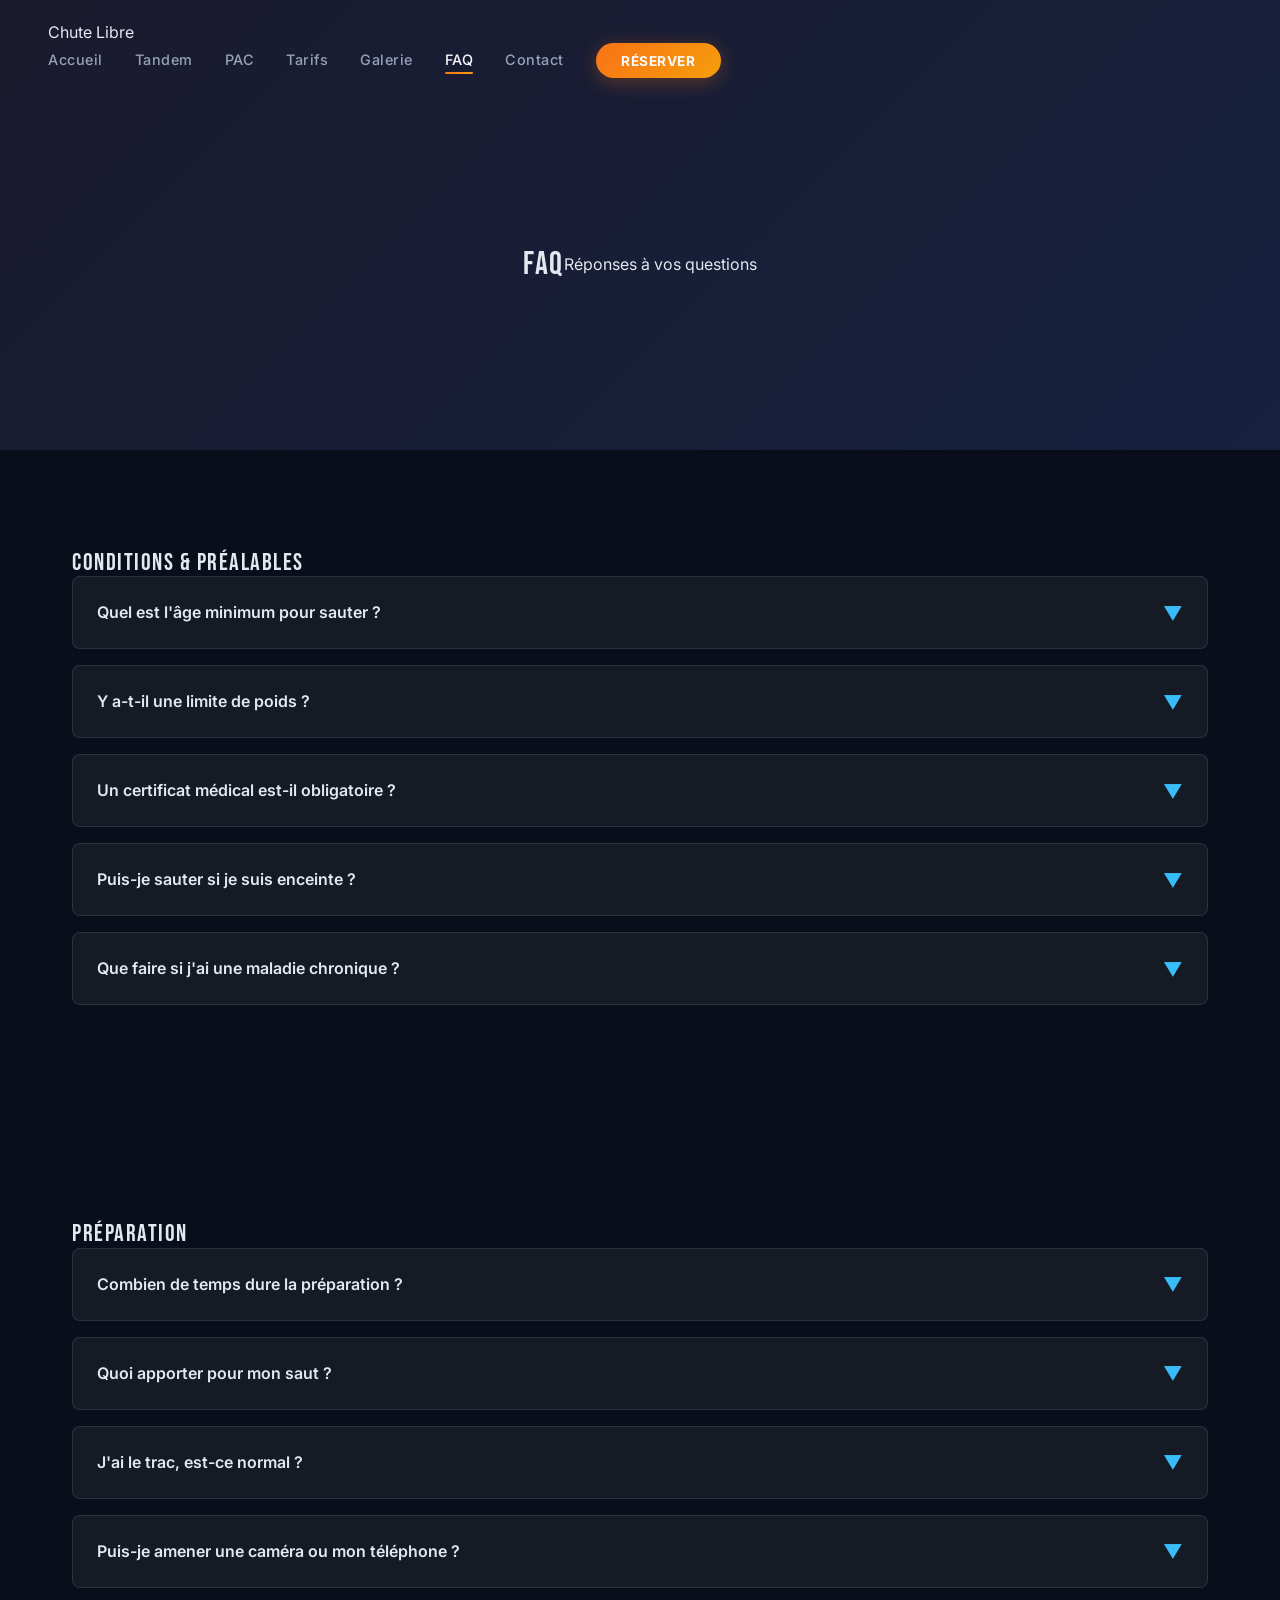
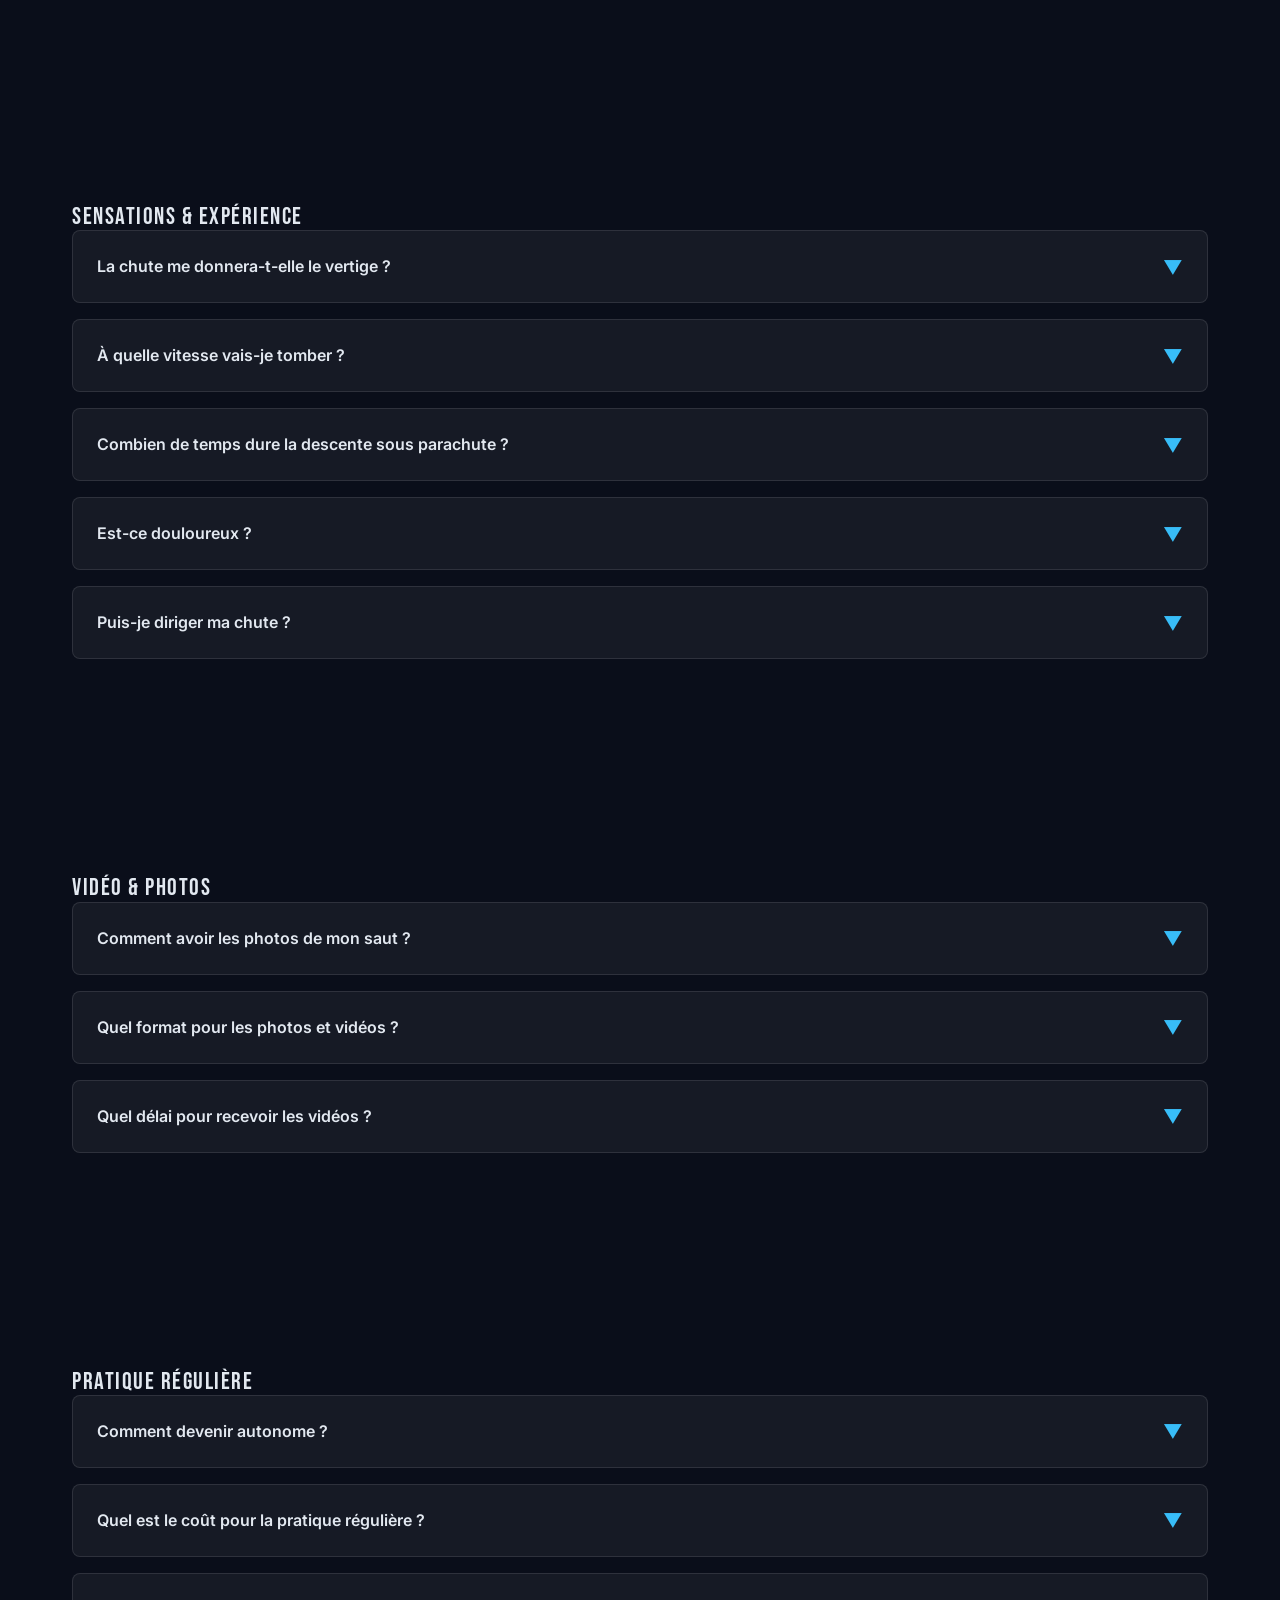
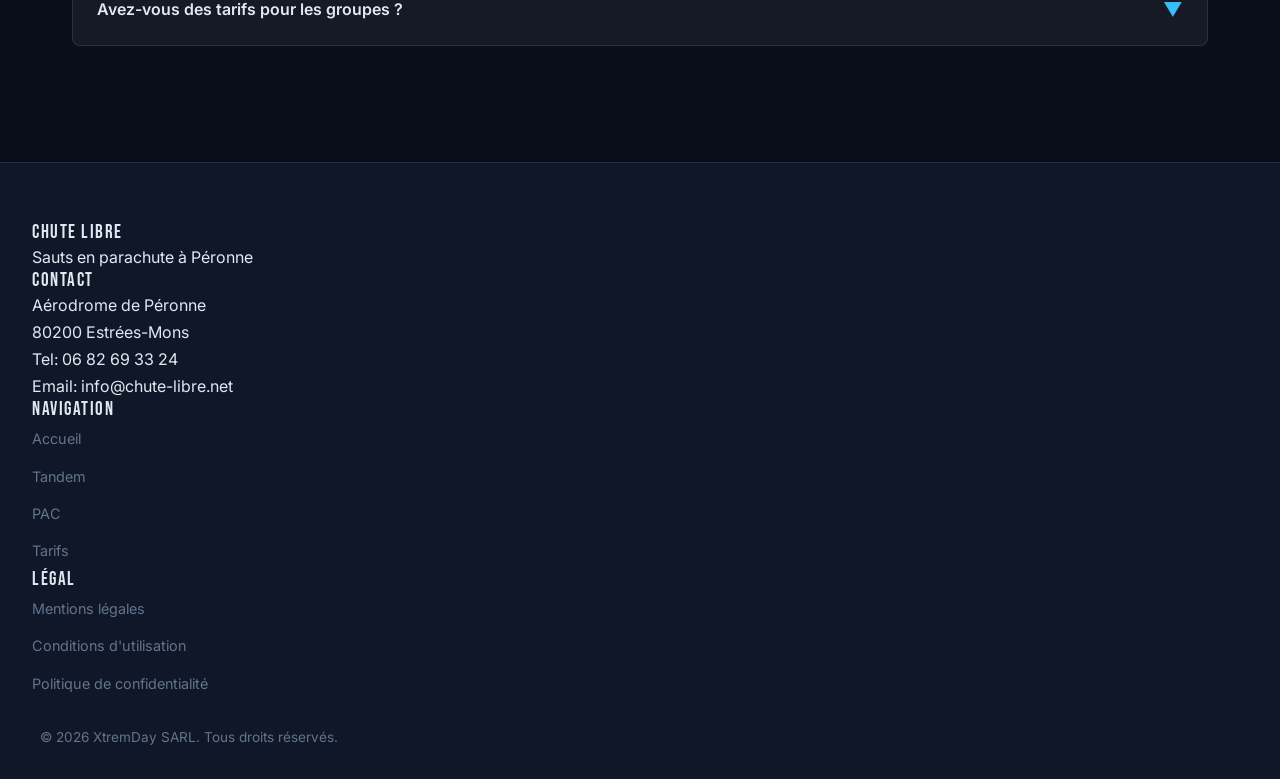
<file: outputs/faq.html>
<!DOCTYPE html>
<html lang="fr">
<head>
    <meta charset="UTF-8">
    <meta name="viewport" content="width=device-width, initial-scale=1.0">
    <title>FAQ Parachutisme - Questions Fréquentes | Chute Libre Péronne</title>
    <meta name="description" content="Réponses à vos questions sur le parachutisme en tandem, la PAC et la formation à Chute Libre Péronne.">
    <link href="https://fonts.googleapis.com/css2?family=Bebas+Neue&family=Inter:wght@300;400;500;600;700;800&display=swap" rel="stylesheet">
    <link rel="stylesheet" href="style.css">
    <script type="application/ld+json">
    {
        "@context": "https://schema.org",
        "@type": "FAQPage",
        "mainEntity": [
            {
                "@type": "Question",
                "name": "Quel est l'âge minimum pour sauter ?",
                "acceptedAnswer": {
                    "@type": "Answer",
                    "text": "L'âge minimum est 15 ans pour le tandem et la PAC. Une autorisation parentale est requise pour les mineurs."
                }
            },
            {
                "@type": "Question",
                "name": "Y a-t-il une limite de poids ?",
                "acceptedAnswer": {
                    "@type": "Answer",
                    "text": "La limite est 90 kg maximum en tandem. Si vous dépassez ce poids, veuillez nous contacter pour discuter de votre cas."
                }
            },
            {
                "@type": "Question",
                "name": "Un certificat médical est-il obligatoire ?",
                "acceptedAnswer": {
                    "@type": "Answer",
                    "text": "Oui, un certificat médical est obligatoire. Il doit être signé dans les 12 mois précédent le saut."
                }
            },
            {
                "@type": "Question",
                "name": "Puis-je sauter si je suis enceinte ?",
                "acceptedAnswer": {
                    "@type": "Answer",
                    "text": "Non, ce n'est pas recommandé en raison des risques pour la mère et l'enfant."
                }
            },
            {
                "@type": "Question",
                "name": "Que faire si j'ai une maladie chronique ?",
                "acceptedAnswer": {
                    "@type": "Answer",
                    "text": "Les cas de maladies chroniques sont évalués au cas par cas avec notre médecin."
                }
            },
            {
                "@type": "Question",
                "name": "Combien de temps dure la préparation ?",
                "acceptedAnswer": {
                    "@type": "Answer",
                    "text": "La préparation dure environ 1 heure 30 minutes, comprenant le briefing et l'habillage."
                }
            },
            {
                "@type": "Question",
                "name": "Quoi apporter pour mon saut ?",
                "acceptedAnswer": {
                    "@type": "Answer",
                    "text": "Apportez une pièce d'identité, votre certificat médical, et portez des vêtements sportifs confortables."
                }
            },
            {
                "@type": "Question",
                "name": "J'ai le trac, est-ce normal ?",
                "acceptedAnswer": {
                    "@type": "Answer",
                    "text": "C'est tout à fait normal. Nos moniteurs sont habitués à cela et vous rassureront tout au long de l'expérience."
                }
            },
            {
                "@type": "Question",
                "name": "Puis-je amener une caméra ou mon téléphone ?",
                "acceptedAnswer": {
                    "@type": "Answer",
                    "text": "Non, vous ne pouvez pas amener votre propre caméra ou téléphone. Nous proposons cependant une option vidéo professionnelle."
                }
            },
            {
                "@type": "Question",
                "name": "La chute me donnera-t-elle le vertige ?",
                "acceptedAnswer": {
                    "@type": "Answer",
                    "text": "Le vertige disparaît une fois que vous êtes en l'air. La perspective change complètement une fois en chute libre."
                }
            },
            {
                "@type": "Question",
                "name": "À quelle vitesse vais-je tomber ?",
                "acceptedAnswer": {
                    "@type": "Answer",
                    "text": "En tandem, vous atteignez environ 200 km/h pour une durée de chute libre d'environ 50 secondes."
                }
            },
            {
                "@type": "Question",
                "name": "Combien de temps dure la descente sous parachute ?",
                "acceptedAnswer": {
                    "@type": "Answer",
                    "text": "La descente sous parachute dure environ 5 à 10 minutes, selon les conditions atmosphériques."
                }
            },
            {
                "@type": "Question",
                "name": "Est-ce douloureux ?",
                "acceptedAnswer": {
                    "@type": "Answer",
                    "text": "Non, l'équipement est très confortable et conçu pour votre sécurité et votre bien-être."
                }
            },
            {
                "@type": "Question",
                "name": "Puis-je diriger ma chute ?",
                "acceptedAnswer": {
                    "@type": "Answer",
                    "text": "En tandem, vous pouvez participer partiellement. En PAC, vous apprenez à diriger progressivement votre chute."
                }
            },
            {
                "@type": "Question",
                "name": "Comment avoir les photos de mon saut ?",
                "acceptedAnswer": {
                    "@type": "Answer",
                    "text": "Nous proposons une option vidéo HD pour 105 à 135 euros qui capture votre saut en entier."
                }
            },
            {
                "@type": "Question",
                "name": "Quel format pour les photos et vidéos ?",
                "acceptedAnswer": {
                    "@type": "Answer",
                    "text": "Les vidéos et photos sont fournies en HD sur clé USB ou par téléchargement HD."
                }
            },
            {
                "@type": "Question",
                "name": "Quel délai pour recevoir les vidéos ?",
                "acceptedAnswer": {
                    "@type": "Answer",
                    "text": "Les vidéos et photos sont généralement disponibles sous 5 à 7 jours."
                }
            },
            {
                "@type": "Question",
                "name": "Comment devenir autonome ?",
                "acceptedAnswer": {
                    "@type": "Answer",
                    "text": "Pour devenir autonome, vous devez suivre la formation PAC, qui comprend 7 sauts progressifs."
                }
            },
            {
                "@type": "Question",
                "name": "Quel est le coût pour la pratique régulière ?",
                "acceptedAnswer": {
                    "@type": "Answer",
                    "text": "La pratique régulière coûte 70 euros pour votre matériel personnel, ou 100 euros si vous louez."
                }
            },
            {
                "@type": "Question",
                "name": "Avez-vous des tarifs pour les groupes ?",
                "acceptedAnswer": {
                    "@type": "Answer",
                    "text": "Oui, nous proposons un tarif de groupe à 60 euros par personne pour 3 personnes ou plus."
                }
            }
        ]
    }
    </script>
</head>
<body>
    <!-- Preloader -->
    <div class="preloader">
        <div class="preloader-ring"></div>
    </div>

    <!-- Navigation -->
    <nav id="navbar">
        <div class="nav-container">
            <a href="index.html" class="nav-logo">Chute Libre</a>
            <ul class="nav-menu">
                <li><a href="index.html">Accueil</a></li>
                <li><a href="tandem.html">Tandem</a></li>
                <li><a href="pac.html">PAC</a></li>
                <li><a href="tarifs.html">Tarifs</a></li>
                <li><a href="galerie.html">Galerie</a></li>
                <li><a href="faq.html">FAQ</a></li>
                <li><a href="contact.html">Contact</a></li>
                <li><a href="reservation.html" class="nav-cta">Réserver</a></li>
            </ul>
        </div>
    </nav>

    <!-- Inner Hero -->
    <div class="inner-hero" style="background: linear-gradient(135deg, #1a1a2e 0%, #16213e 100%);">
        <h1>FAQ</h1>
        <p>Réponses à vos questions</p>
    </div>

    <!-- Main Content -->
    <main>
        <div class="container faq-container">
            <!-- Section 1: CONDITIONS & PRÉALABLES -->
            <section class="faq-section">
                <h2>CONDITIONS & PRÉALABLES</h2>
                <div class="accordion">
                    <div class="accordion-item">
                        <div class="accordion-header">
                            <span>Quel est l'âge minimum pour sauter ?</span>
                            <span class="accordion-icon">▼</span>
                        </div>
                        <div class="accordion-content">
                            <p>L'âge minimum est 15 ans pour le tandem et la PAC. Une autorisation parentale est requise pour les mineurs.</p>
                        </div>
                    </div>
                    <div class="accordion-item">
                        <div class="accordion-header">
                            <span>Y a-t-il une limite de poids ?</span>
                            <span class="accordion-icon">▼</span>
                        </div>
                        <div class="accordion-content">
                            <p>La limite est 90 kg maximum en tandem. Si vous dépassez ce poids, veuillez nous contacter pour discuter de votre cas.</p>
                        </div>
                    </div>
                    <div class="accordion-item">
                        <div class="accordion-header">
                            <span>Un certificat médical est-il obligatoire ?</span>
                            <span class="accordion-icon">▼</span>
                        </div>
                        <div class="accordion-content">
                            <p>Oui, un certificat médical est obligatoire. Il doit être signé dans les 12 mois précédent le saut.</p>
                        </div>
                    </div>
                    <div class="accordion-item">
                        <div class="accordion-header">
                            <span>Puis-je sauter si je suis enceinte ?</span>
                            <span class="accordion-icon">▼</span>
                        </div>
                        <div class="accordion-content">
                            <p>Non, ce n'est pas recommandé en raison des risques pour la mère et l'enfant.</p>
                        </div>
                    </div>
                    <div class="accordion-item">
                        <div class="accordion-header">
                            <span>Que faire si j'ai une maladie chronique ?</span>
                            <span class="accordion-icon">▼</span>
                        </div>
                        <div class="accordion-content">
                            <p>Les cas de maladies chroniques sont évalués au cas par cas avec notre médecin.</p>
                        </div>
                    </div>
                </div>
            </section>

            <!-- Section 2: PRÉPARATION -->
            <section class="faq-section">
                <h2>PRÉPARATION</h2>
                <div class="accordion">
                    <div class="accordion-item">
                        <div class="accordion-header">
                            <span>Combien de temps dure la préparation ?</span>
                            <span class="accordion-icon">▼</span>
                        </div>
                        <div class="accordion-content">
                            <p>La préparation dure environ 1 heure 30 minutes, comprenant le briefing et l'habillage.</p>
                        </div>
                    </div>
                    <div class="accordion-item">
                        <div class="accordion-header">
                            <span>Quoi apporter pour mon saut ?</span>
                            <span class="accordion-icon">▼</span>
                        </div>
                        <div class="accordion-content">
                            <p>Apportez une pièce d'identité, votre certificat médical, et portez des vêtements sportifs confortables.</p>
                        </div>
                    </div>
                    <div class="accordion-item">
                        <div class="accordion-header">
                            <span>J'ai le trac, est-ce normal ?</span>
                            <span class="accordion-icon">▼</span>
                        </div>
                        <div class="accordion-content">
                            <p>C'est tout à fait normal. Nos moniteurs sont habitués à cela et vous rassureront tout au long de l'expérience.</p>
                        </div>
                    </div>
                    <div class="accordion-item">
                        <div class="accordion-header">
                            <span>Puis-je amener une caméra ou mon téléphone ?</span>
                            <span class="accordion-icon">▼</span>
                        </div>
                        <div class="accordion-content">
                            <p>Non, vous ne pouvez pas amener votre propre caméra ou téléphone. Nous proposons cependant une option vidéo professionnelle.</p>
                        </div>
                    </div>
                </div>
            </section>

            <!-- Section 3: SENSATIONS & EXPÉRIENCE -->
            <section class="faq-section">
                <h2>SENSATIONS & EXPÉRIENCE</h2>
                <div class="accordion">
                    <div class="accordion-item">
                        <div class="accordion-header">
                            <span>La chute me donnera-t-elle le vertige ?</span>
                            <span class="accordion-icon">▼</span>
                        </div>
                        <div class="accordion-content">
                            <p>Le vertige disparaît une fois que vous êtes en l'air. La perspective change complètement une fois en chute libre.</p>
                        </div>
                    </div>
                    <div class="accordion-item">
                        <div class="accordion-header">
                            <span>À quelle vitesse vais-je tomber ?</span>
                            <span class="accordion-icon">▼</span>
                        </div>
                        <div class="accordion-content">
                            <p>En tandem, vous atteignez environ 200 km/h pour une durée de chute libre d'environ 50 secondes.</p>
                        </div>
                    </div>
                    <div class="accordion-item">
                        <div class="accordion-header">
                            <span>Combien de temps dure la descente sous parachute ?</span>
                            <span class="accordion-icon">▼</span>
                        </div>
                        <div class="accordion-content">
                            <p>La descente sous parachute dure environ 5 à 10 minutes, selon les conditions atmosphériques.</p>
                        </div>
                    </div>
                    <div class="accordion-item">
                        <div class="accordion-header">
                            <span>Est-ce douloureux ?</span>
                            <span class="accordion-icon">▼</span>
                        </div>
                        <div class="accordion-content">
                            <p>Non, l'équipement est très confortable et conçu pour votre sécurité et votre bien-être.</p>
                        </div>
                    </div>
                    <div class="accordion-item">
                        <div class="accordion-header">
                            <span>Puis-je diriger ma chute ?</span>
                            <span class="accordion-icon">▼</span>
                        </div>
                        <div class="accordion-content">
                            <p>En tandem, vous pouvez participer partiellement. En PAC, vous apprenez à diriger progressivement votre chute.</p>
                        </div>
                    </div>
                </div>
            </section>

            <!-- Section 4: VIDÉO & PHOTOS -->
            <section class="faq-section">
                <h2>VIDÉO & PHOTOS</h2>
                <div class="accordion">
                    <div class="accordion-item">
                        <div class="accordion-header">
                            <span>Comment avoir les photos de mon saut ?</span>
                            <span class="accordion-icon">▼</span>
                        </div>
                        <div class="accordion-content">
                            <p>Nous proposons une option vidéo HD pour 105 à 135 euros qui capture votre saut en entier.</p>
                        </div>
                    </div>
                    <div class="accordion-item">
                        <div class="accordion-header">
                            <span>Quel format pour les photos et vidéos ?</span>
                            <span class="accordion-icon">▼</span>
                        </div>
                        <div class="accordion-content">
                            <p>Les vidéos et photos sont fournies en HD sur clé USB ou par téléchargement HD.</p>
                        </div>
                    </div>
                    <div class="accordion-item">
                        <div class="accordion-header">
                            <span>Quel délai pour recevoir les vidéos ?</span>
                            <span class="accordion-icon">▼</span>
                        </div>
                        <div class="accordion-content">
                            <p>Les vidéos et photos sont généralement disponibles sous 5 à 7 jours.</p>
                        </div>
                    </div>
                </div>
            </section>

            <!-- Section 5: PRATIQUE RÉGULIÈRE -->
            <section class="faq-section">
                <h2>PRATIQUE RÉGULIÈRE</h2>
                <div class="accordion">
                    <div class="accordion-item">
                        <div class="accordion-header">
                            <span>Comment devenir autonome ?</span>
                            <span class="accordion-icon">▼</span>
                        </div>
                        <div class="accordion-content">
                            <p>Pour devenir autonome, vous devez suivre la formation PAC, qui comprend 7 sauts progressifs.</p>
                        </div>
                    </div>
                    <div class="accordion-item">
                        <div class="accordion-header">
                            <span>Quel est le coût pour la pratique régulière ?</span>
                            <span class="accordion-icon">▼</span>
                        </div>
                        <div class="accordion-content">
                            <p>La pratique régulière coûte 70 euros pour votre matériel personnel, ou 100 euros si vous louez.</p>
                        </div>
                    </div>
                    <div class="accordion-item">
                        <div class="accordion-header">
                            <span>Avez-vous des tarifs pour les groupes ?</span>
                            <span class="accordion-icon">▼</span>
                        </div>
                        <div class="accordion-content">
                            <p>Oui, nous proposons un tarif de groupe à 60 euros par personne pour 3 personnes ou plus.</p>
                        </div>
                    </div>
                </div>
            </section>
        </div>
    </main>

    <!-- Footer -->
    <footer>
        <div class="footer-container">
            <div class="footer-col">
                <h3>Chute Libre</h3>
                <p>Sauts en parachute à Péronne</p>
            </div>
            <div class="footer-col">
                <h3>Contact</h3>
                <p>Aérodrome de Péronne<br>80200 Estrées-Mons</p>
                <p>Tel: 06 82 69 33 24<br>Email: info@chute-libre.net</p>
            </div>
            <div class="footer-col">
                <h3>Navigation</h3>
                <ul>
                    <li><a href="index.html">Accueil</a></li>
                    <li><a href="tandem.html">Tandem</a></li>
                    <li><a href="pac.html">PAC</a></li>
                    <li><a href="tarifs.html">Tarifs</a></li>
                </ul>
            </div>
            <div class="footer-col">
                <h3>Légal</h3>
                <ul>
                    <li><a href="#">Mentions légales</a></li>
                    <li><a href="#">Conditions d'utilisation</a></li>
                    <li><a href="#">Politique de confidentialité</a></li>
                </ul>
            </div>
        </div>
        <div class="footer-bottom">
            <p>&copy; 2026 XtremDay SARL. Tous droits réservés.</p>
        </div>
    </footer>

    <script src="main.js"></script>
</body>
</html>
</file>
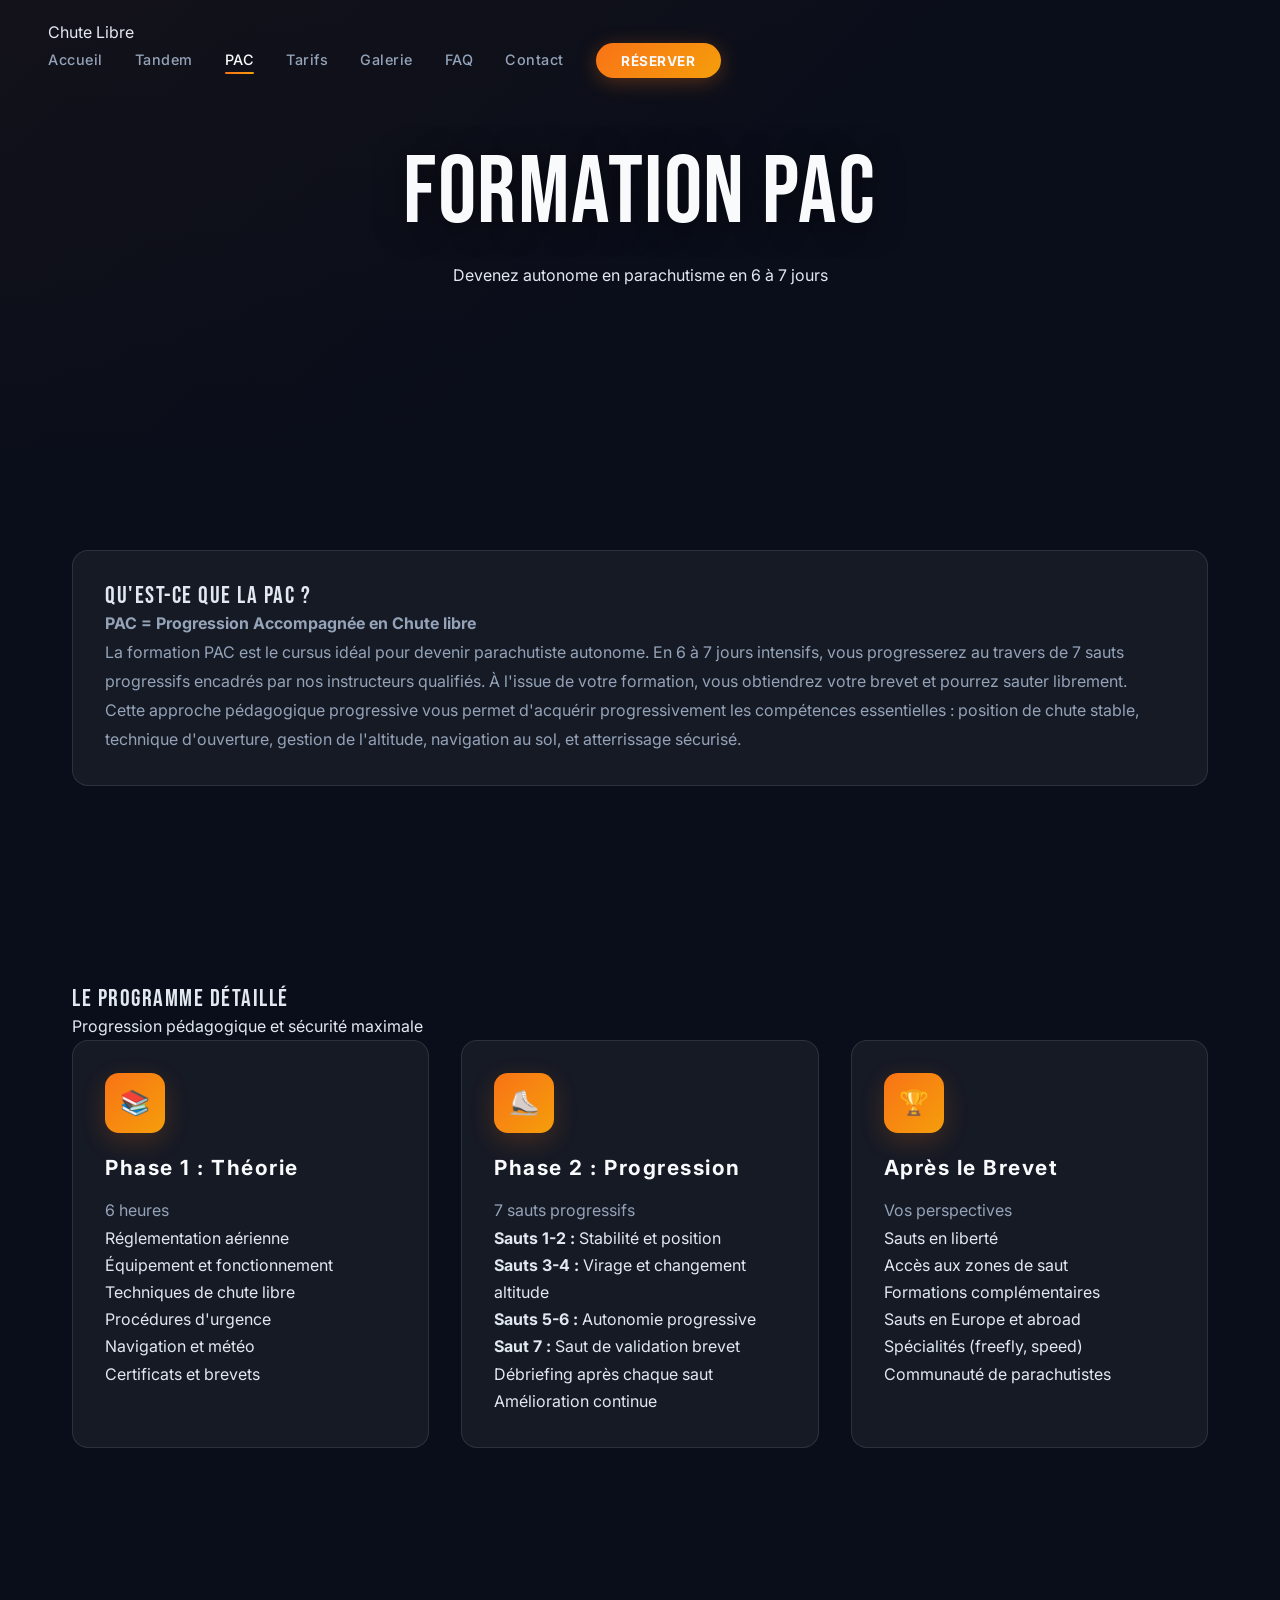
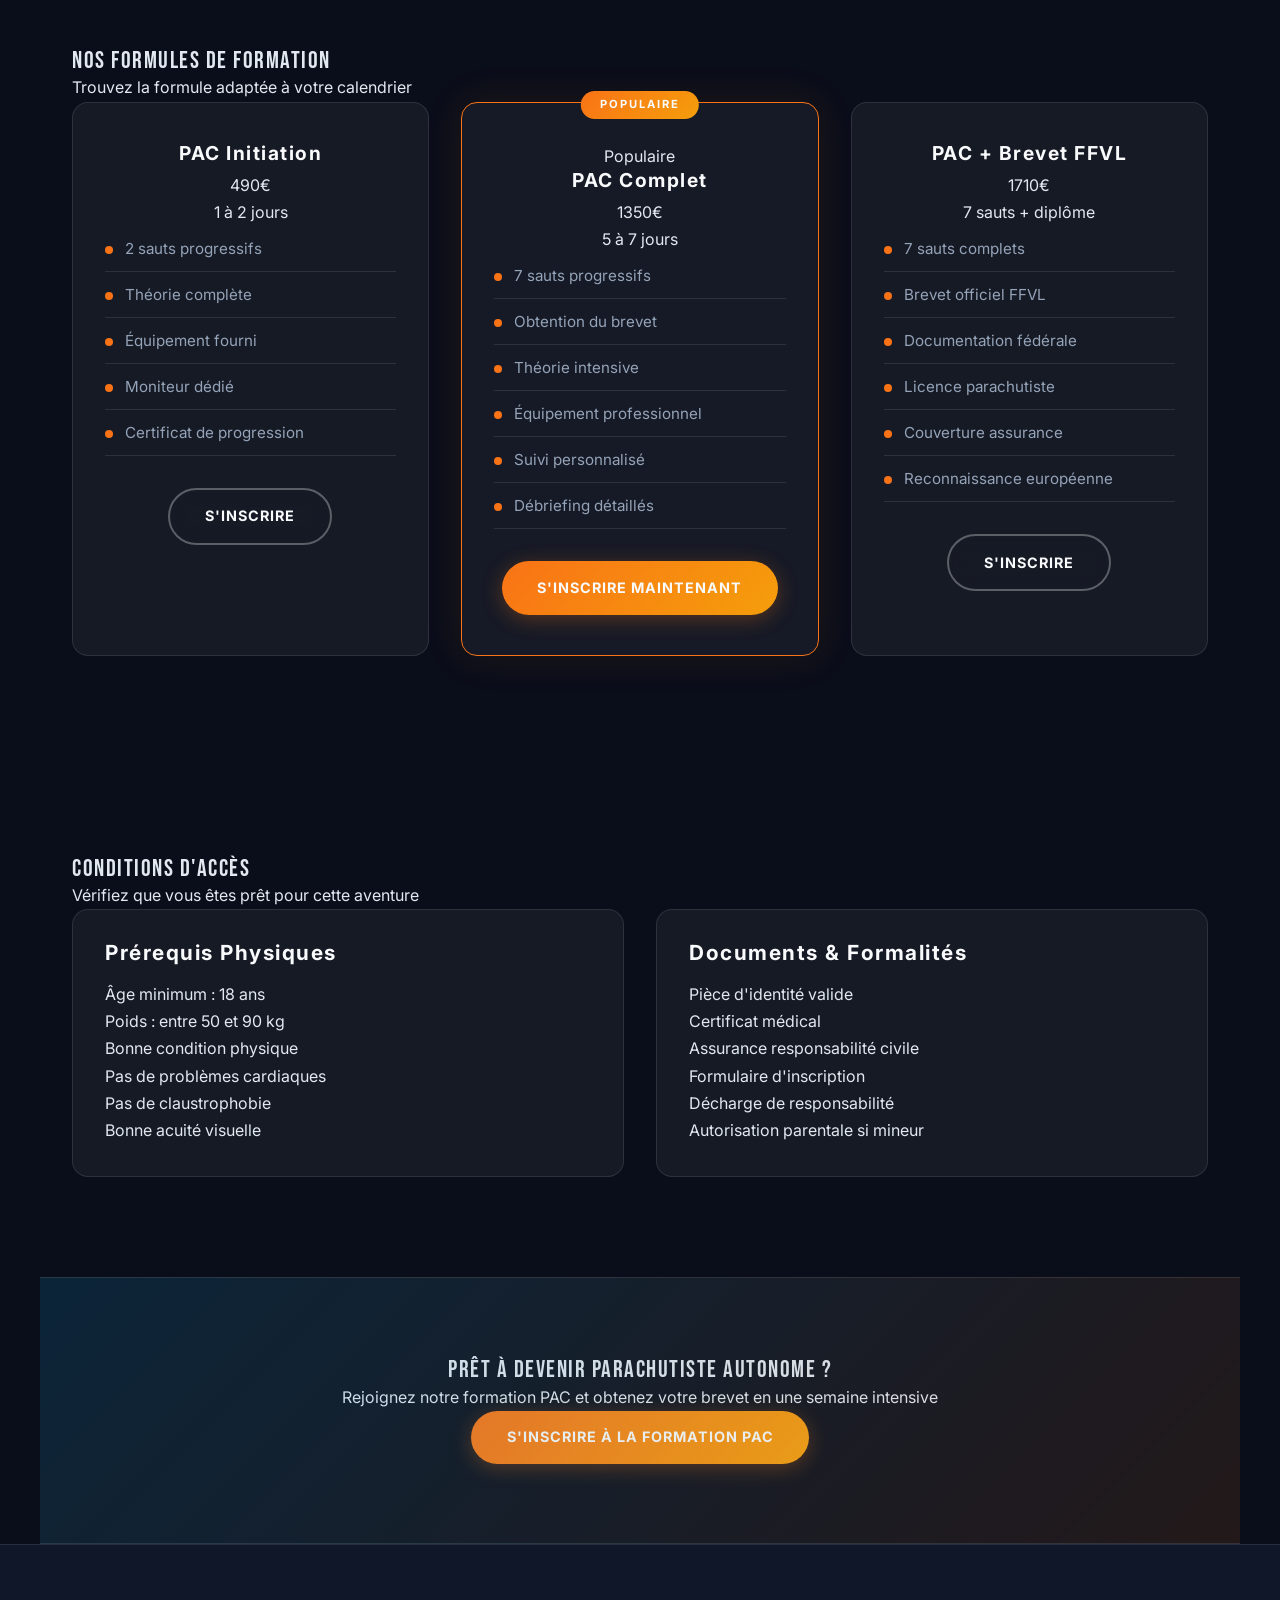
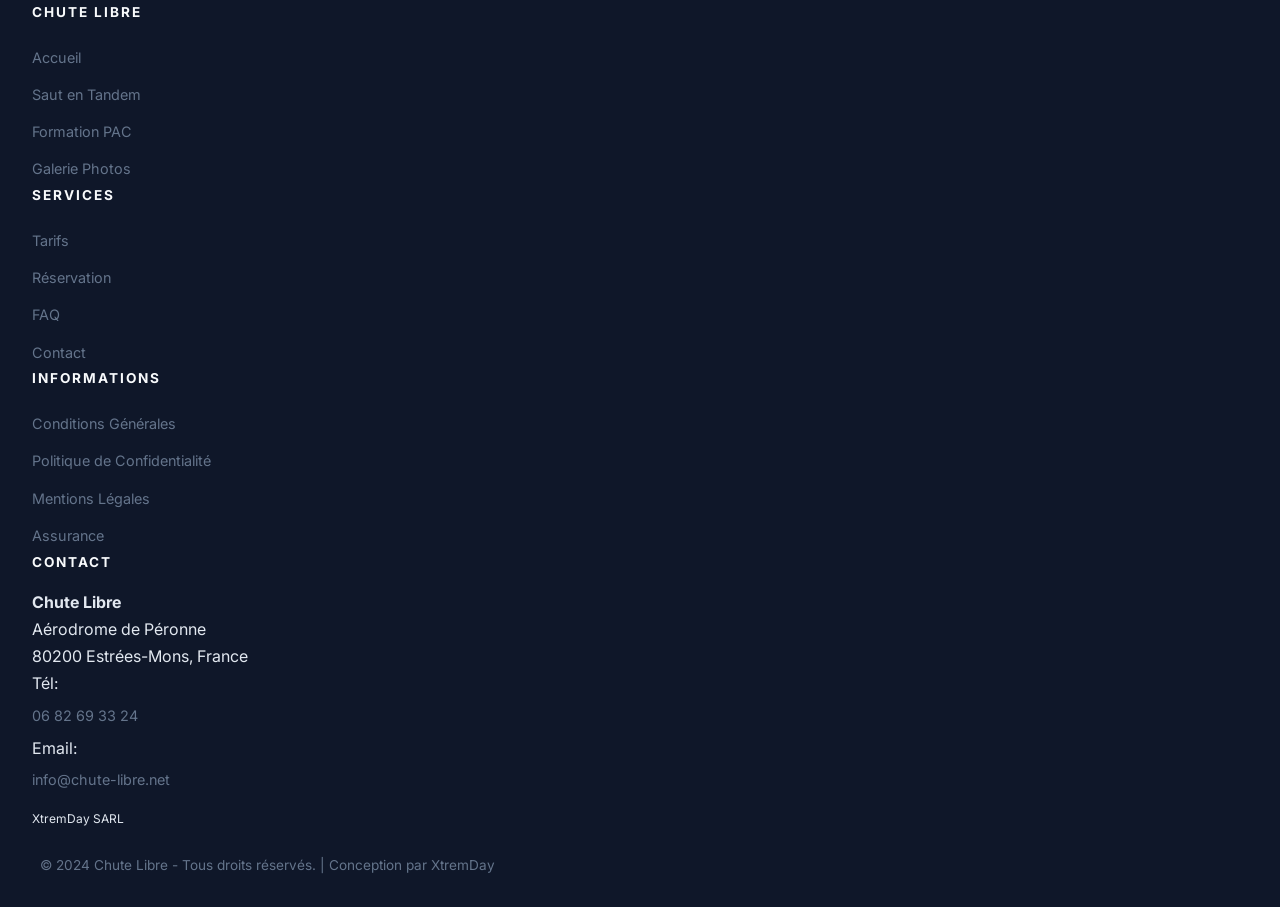
<file: outputs/pac.html>
<!DOCTYPE html>
<html lang="fr">
<head>
    <meta charset="UTF-8">
    <meta name="viewport" content="width=device-width, initial-scale=1.0">
    <meta name="description" content="Formation PAC à Chute Libre - Devenez autonome en parachutisme en 6 à 7 jours. 7 sauts progressifs et brevet inclus. À partir de 490€.">
    <meta name="keywords" content="formation PAC, parachutisme autonome, Péronne, école de parachute, brevet FFVL">
    <meta property="og:title" content="Formation PAC Parachutisme à Péronne | Chute Libre - Devenez Autonome">
    <meta property="og:description" content="Formation PAC progressive à Chute Libre - Devenez autonome en parachutisme en 6 à 7 jours. 7 sauts progressifs et brevet.">
    <meta property="og:type" content="website">
    <meta property="og:url" content="https://chute-libre.net/pac.html">
    <meta property="og:image" content="https://images.unsplash.com/photo-1474623809196-26c1d33457cc?w=1200&h=630&fit=crop">
    <meta name="twitter:card" content="summary_large_image">
    <meta name="twitter:title" content="Formation PAC Parachutisme à Péronne | Chute Libre">
    <meta name="twitter:description" content="Formation PAC progressive - Devenez autonome en parachutisme en 6 à 7 jours. À partir de 490€.">
    <meta name="twitter:image" content="https://images.unsplash.com/photo-1474623809196-26c1d33457cc?w=1200&h=630&fit=crop">
    <link rel="canonical" href="https://chute-libre.net/pac.html">
    <title>Formation PAC Parachutisme à Péronne | Chute Libre - Devenez Autonome</title>
    <link href="https://fonts.googleapis.com/css2?family=Bebas+Neue&family=Inter:wght@300;400;500;600;700;800&display=swap" rel="stylesheet">
    <link rel="stylesheet" href="style.css">
</head>
<body>
    <!-- Preloader -->
    <div class="preloader">
        <div class="preloader-ring"></div>
    </div>

    <!-- Navigation -->
    <nav id="navbar" class="navbar">
        <div class="nav-container">
            <div class="nav-logo">
                <a href="index.html">Chute Libre</a>
            </div>
            <ul class="nav-menu">
                <li><a href="index.html" class="nav-link">Accueil</a></li>
                <li><a href="tandem.html" class="nav-link">Tandem</a></li>
                <li><a href="pac.html" class="nav-link active">PAC</a></li>
                <li><a href="tarifs.html" class="nav-link">Tarifs</a></li>
                <li><a href="galerie.html" class="nav-link">Galerie</a></li>
                <li><a href="faq.html" class="nav-link">FAQ</a></li>
                <li><a href="contact.html" class="nav-link">Contact</a></li>
                <li><a href="reservation.html" class="nav-link nav-cta">Réserver</a></li>
            </ul>
            <div class="hamburger">
                <span></span>
                <span></span>
                <span></span>
            </div>
        </div>
    </nav>

    <!-- Inner Hero Section -->
    <section class="inner-hero" style="background-image: url('https://images.unsplash.com/photo-1474623809196-26c1d33457cc?w=1920&h=1080&fit=crop');">
        <div class="hero-overlay"></div>
        <div class="hero-content">
            <h1>FORMATION PAC</h1>
            <p class="hero-subtitle">Devenez autonome en parachutisme en 6 à 7 jours</p>
        </div>
    </section>

    <!-- Main Content -->
    <main class="container">
        <!-- Intro Section -->
        <section class="intro-section">
            <div class="card card-intro">
                <h2>Qu'est-ce que la PAC ?</h2>
                <p><strong>PAC = Progression Accompagnée en Chute libre</strong></p>
                <p>La formation PAC est le cursus idéal pour devenir parachutiste autonome. En 6 à 7 jours intensifs, vous progresserez au travers de 7 sauts progressifs encadrés par nos instructeurs qualifiés. À l'issue de votre formation, vous obtiendrez votre brevet et pourrez sauter librement.</p>
                <p>Cette approche pédagogique progressive vous permet d'acquérir progressivement les compétences essentielles : position de chute stable, technique d'ouverture, gestion de l'altitude, navigation au sol, et atterrissage sécurisé.</p>
            </div>
        </section>

        <!-- Program Section -->
        <section class="program-section">
            <div class="section-header">
                <h2>Le Programme Détaillé</h2>
                <p class="section-subtitle">Progression pédagogique et sécurité maximale</p>
            </div>
            <div class="grid grid-3">
                <div class="card">
                    <div class="card-icon">📚</div>
                    <h3>Phase 1 : Théorie</h3>
                    <p class="card-duration">6 heures</p>
                    <ul class="program-list">
                        <li>Réglementation aérienne</li>
                        <li>Équipement et fonctionnement</li>
                        <li>Techniques de chute libre</li>
                        <li>Procédures d'urgence</li>
                        <li>Navigation et météo</li>
                        <li>Certificats et brevets</li>
                    </ul>
                </div>
                <div class="card">
                    <div class="card-icon">⛸️</div>
                    <h3>Phase 2 : Progression</h3>
                    <p class="card-duration">7 sauts progressifs</p>
                    <ul class="program-list">
                        <li><strong>Sauts 1-2 :</strong> Stabilité et position</li>
                        <li><strong>Sauts 3-4 :</strong> Virage et changement altitude</li>
                        <li><strong>Sauts 5-6 :</strong> Autonomie progressive</li>
                        <li><strong>Saut 7 :</strong> Saut de validation brevet</li>
                        <li>Débriefing après chaque saut</li>
                        <li>Amélioration continue</li>
                    </ul>
                </div>
                <div class="card">
                    <div class="card-icon">🏆</div>
                    <h3>Après le Brevet</h3>
                    <p class="card-duration">Vos perspectives</p>
                    <ul class="program-list">
                        <li>Sauts en liberté</li>
                        <li>Accès aux zones de saut</li>
                        <li>Formations complémentaires</li>
                        <li>Sauts en Europe et abroad</li>
                        <li>Spécialités (freefly, speed)</li>
                        <li>Communauté de parachutistes</li>
                    </ul>
                </div>
            </div>
        </section>

        <!-- Pricing Section -->
        <section class="pricing-section">
            <div class="section-header">
                <h2>Nos Formules de Formation</h2>
                <p class="section-subtitle">Trouvez la formule adaptée à votre calendrier</p>
            </div>
            <div class="grid grid-3 pricing-grid">
                <div class="price-card">
                    <h3>PAC Initiation</h3>
                    <p class="price">490€</p>
                    <p class="price-duration">1 à 2 jours</p>
                    <ul class="price-features">
                        <li>2 sauts progressifs</li>
                        <li>Théorie complète</li>
                        <li>Équipement fourni</li>
                        <li>Moniteur dédié</li>
                        <li>Certificat de progression</li>
                    </ul>
                    <a href="reservation.html" class="btn btn-secondary">S'inscrire</a>
                </div>
                <div class="price-card featured">
                    <div class="featured-badge">Populaire</div>
                    <h3>PAC Complet</h3>
                    <p class="price">1350€</p>
                    <p class="price-duration">5 à 7 jours</p>
                    <ul class="price-features">
                        <li>7 sauts progressifs</li>
                        <li>Obtention du brevet</li>
                        <li>Théorie intensive</li>
                        <li>Équipement professionnel</li>
                        <li>Suivi personnalisé</li>
                        <li>Débriefing détaillés</li>
                    </ul>
                    <a href="reservation.html" class="btn btn-primary">S'inscrire maintenant</a>
                </div>
                <div class="price-card">
                    <h3>PAC + Brevet FFVL</h3>
                    <p class="price">1710€</p>
                    <p class="price-duration">7 sauts + diplôme</p>
                    <ul class="price-features">
                        <li>7 sauts complets</li>
                        <li>Brevet officiel FFVL</li>
                        <li>Documentation fédérale</li>
                        <li>Licence parachutiste</li>
                        <li>Couverture assurance</li>
                        <li>Reconnaissance européenne</li>
                    </ul>
                    <a href="reservation.html" class="btn btn-secondary">S'inscrire</a>
                </div>
            </div>
        </section>

        <!-- Requirements Section -->
        <section class="requirements-section">
            <div class="section-header">
                <h2>Conditions d'Accès</h2>
                <p class="section-subtitle">Vérifiez que vous êtes prêt pour cette aventure</p>
            </div>
            <div class="grid grid-2">
                <div class="card">
                    <h3>Prérequis Physiques</h3>
                    <ul class="conditions-list">
                        <li>Âge minimum : 18 ans</li>
                        <li>Poids : entre 50 et 90 kg</li>
                        <li>Bonne condition physique</li>
                        <li>Pas de problèmes cardiaques</li>
                        <li>Pas de claustrophobie</li>
                        <li>Bonne acuité visuelle</li>
                    </ul>
                </div>
                <div class="card">
                    <h3>Documents & Formalités</h3>
                    <ul class="conditions-list">
                        <li>Pièce d'identité valide</li>
                        <li>Certificat médical</li>
                        <li>Assurance responsabilité civile</li>
                        <li>Formulaire d'inscription</li>
                        <li>Décharge de responsabilité</li>
                        <li>Autorisation parentale si mineur</li>
                    </ul>
                </div>
            </div>
        </section>

        <!-- CTA Section -->
        <section class="cta-section">
            <div class="cta-content">
                <h2>Prêt à devenir parachutiste autonome ?</h2>
                <p>Rejoignez notre formation PAC et obtenez votre brevet en une semaine intensive</p>
                <a href="reservation.html" class="btn btn-primary btn-lg">S'INSCRIRE À LA FORMATION PAC</a>
            </div>
        </section>
    </main>

    <!-- Footer -->
    <footer class="footer">
        <div class="footer-container">
            <div class="footer-col">
                <h4>Chute Libre</h4>
                <ul>
                    <li><a href="index.html">Accueil</a></li>
                    <li><a href="tandem.html">Saut en Tandem</a></li>
                    <li><a href="pac.html">Formation PAC</a></li>
                    <li><a href="galerie.html">Galerie Photos</a></li>
                </ul>
            </div>
            <div class="footer-col">
                <h4>Services</h4>
                <ul>
                    <li><a href="tarifs.html">Tarifs</a></li>
                    <li><a href="reservation.html">Réservation</a></li>
                    <li><a href="faq.html">FAQ</a></li>
                    <li><a href="contact.html">Contact</a></li>
                </ul>
            </div>
            <div class="footer-col">
                <h4>Informations</h4>
                <ul>
                    <li><a href="#">Conditions Générales</a></li>
                    <li><a href="#">Politique de Confidentialité</a></li>
                    <li><a href="#">Mentions Légales</a></li>
                    <li><a href="#">Assurance</a></li>
                </ul>
            </div>
            <div class="footer-col">
                <h4>Contact</h4>
                <p><strong>Chute Libre</strong></p>
                <p>Aérodrome de Péronne<br>80200 Estrées-Mons, France</p>
                <p>Tél: <a href="tel:+33682693324">06 82 69 33 24</a></p>
                <p>Email: <a href="mailto:info@chute-libre.net">info@chute-libre.net</a></p>
                <p style="font-size: 12px; margin-top: 10px;">XtremDay SARL</p>
            </div>
        </div>
        <div class="footer-bottom">
            <p>&copy; 2024 Chute Libre - Tous droits réservés. | Conception par <span class="accent">XtremDay</span></p>
        </div>
    </footer>

    <script src="main.js"></script>
</body>
</html>
</file>
<file: style.css>
/* ============================================
   CHUTE LIBRE — Design System v3.0
   Theme: Light Sky & Altitude
   Ultra-modern, clean, blue palette
   ============================================ */

/* --- CSS Variables --- */
:root {
  --white: #ffffff;
  --snow: #f8fbff;
  --ice: #eef5ff;
  --cloud: #dbeafe;
  --sky-100: #bae6fd;
  --sky-300: #7dd3fc;
  --sky-400: #38bdf8;
  --sky-500: #0ea5e9;
  --sky-600: #0284c7;
  --sky-700: #0369a1;
  --sky-800: #075985;
  --sky-900: #0c4a6e;
  --deep: #082f49;
  --slate-50: #f8fafc;
  --slate-100: #f1f5f9;
  --slate-200: #e2e8f0;
  --slate-300: #cbd5e1;
  --slate-400: #94a3b8;
  --slate-500: #64748b;
  --slate-600: #475569;
  --slate-700: #334155;
  --slate-800: #1e293b;
  --slate-900: #0f172a;
  --orange: #f97316;
  --amber: #f59e0b;
  --emerald: #10b981;
  --rose: #f43f5e;
  --gradient-sky: linear-gradient(135deg, var(--sky-500), var(--sky-400));
  --gradient-deep: linear-gradient(135deg, var(--sky-700), var(--sky-500));
  --gradient-hero: linear-gradient(135deg, rgba(8,47,73,0.85) 0%, rgba(14,165,233,0.6) 50%, rgba(56,189,248,0.4) 100%);
  --gradient-hero-bottom: linear-gradient(180deg, transparent 0%, rgba(248,251,255,1) 100%);
  --shadow-sm: 0 1px 3px rgba(0,0,0,0.06);
  --shadow-md: 0 4px 16px rgba(0,0,0,0.06);
  --shadow-lg: 0 12px 40px rgba(0,0,0,0.08);
  --shadow-xl: 0 20px 60px rgba(0,0,0,0.1);
  --shadow-blue: 0 8px 30px rgba(14,165,233,0.2);
  --shadow-blue-lg: 0 16px 50px rgba(14,165,233,0.25);
  --radius: 16px;
  --radius-sm: 10px;
  --radius-xs: 6px;
  --radius-full: 50px;
  --transition: 0.35s cubic-bezier(0.25, 0.8, 0.25, 1);
  --transition-fast: 0.2s ease;
  --transition-slow: 0.6s cubic-bezier(0.25, 0.8, 0.25, 1);
}

/* --- Reset & Base --- */
*, *::before, *::after { margin: 0; padding: 0; box-sizing: border-box; }

html {
  scroll-behavior: smooth;
  font-size: 16px;
  -webkit-font-smoothing: antialiased;
  -moz-osx-font-smoothing: grayscale;
}

body {
  font-family: 'Inter', -apple-system, BlinkMacSystemFont, sans-serif;
  background: var(--white);
  color: var(--slate-700);
  line-height: 1.7;
  overflow-x: hidden;
}

a { color: inherit; text-decoration: none; }
img { max-width: 100%; display: block; }
ul { list-style: none; }

.container {
  max-width: 1200px;
  margin: 0 auto;
  padding: 0 2rem;
}

section {
  padding: 6rem 0;
}

/* --- Typography --- */
h1, h2, h3, h4 {
  font-family: 'Sora', 'Inter', sans-serif;
  font-weight: 700;
  color: var(--slate-900);
  line-height: 1.15;
}

h1 { font-size: clamp(2.8rem, 6vw, 4.5rem); letter-spacing: -1.5px; }
h2 { font-size: clamp(2rem, 4vw, 3rem); letter-spacing: -0.5px; }
h3 { font-size: clamp(1.3rem, 2vw, 1.6rem); }
h4 { font-size: 1.15rem; }

.section-header {
  text-align: center;
  margin-bottom: 4rem;
}

.section-tag {
  display: inline-flex;
  align-items: center;
  gap: 0.5rem;
  font-size: 0.8rem;
  font-weight: 700;
  text-transform: uppercase;
  letter-spacing: 3px;
  color: var(--sky-600);
  margin-bottom: 1rem;
  padding: 0.4rem 1rem;
  background: var(--ice);
  border-radius: var(--radius-full);
}

.section-title {
  margin-bottom: 1rem;
}

.section-title .highlight {
  background: var(--gradient-sky);
  -webkit-background-clip: text;
  -webkit-text-fill-color: transparent;
  background-clip: text;
}

.section-subtitle {
  font-size: 1.1rem;
  color: var(--slate-500);
  max-width: 600px;
  margin: 0 auto;
  line-height: 1.8;
}

.bg-ice { background: var(--snow); }
.bg-white { background: var(--white); }

/* --- Preloader --- */
.preloader {
  position: fixed; inset: 0;
  background: var(--white);
  display: flex; align-items: center; justify-content: center;
  z-index: 9999;
  transition: opacity 0.6s, visibility 0.6s;
}
.preloader.loaded { opacity: 0; visibility: hidden; pointer-events: none; }
.preloader-spinner {
  width: 44px; height: 44px;
  border: 3px solid var(--cloud);
  border-top-color: var(--sky-500);
  border-radius: 50%;
  animation: spin 0.7s linear infinite;
}
@keyframes spin { to { transform: rotate(360deg); } }

/* --- Navigation --- */
.navbar {
  position: fixed; top: 0; left: 0; width: 100%;
  z-index: 1000;
  padding: 1rem 0;
  transition: all var(--transition);
}

.navbar-inner {
  display: flex; align-items: center; justify-content: space-between;
  max-width: 1200px;
  margin: 0 auto;
  padding: 0.5rem 2rem;
  border-radius: var(--radius);
  transition: all var(--transition);
}

.navbar.scrolled {
  padding: 0.5rem 0;
}

.navbar.scrolled .navbar-inner {
  background: rgba(255,255,255,0.85);
  backdrop-filter: blur(20px) saturate(1.8);
  -webkit-backdrop-filter: blur(20px) saturate(1.8);
  box-shadow: 0 4px 30px rgba(0,0,0,0.08);
  padding: 0.5rem 2rem;
  margin: 0.5rem 2rem;
  border-radius: var(--radius);
}

.nav-brand {
  display: flex; align-items: center; gap: 0.6rem;
  font-family: 'Sora', sans-serif;
  font-size: 1.35rem;
  font-weight: 800;
  color: var(--slate-900);
  letter-spacing: -0.5px;
}

.nav-brand .brand-icon {
  width: 38px; height: 38px;
  background: var(--gradient-sky);
  border-radius: 12px;
  display: flex; align-items: center; justify-content: center;
  font-size: 1.1rem;
  color: white;
  box-shadow: var(--shadow-blue);
}

.nav-brand .sky { color: var(--sky-500); }

.nav-links {
  display: flex; align-items: center; gap: 0.3rem;
}

.nav-links a {
  color: var(--slate-600);
  font-size: 0.9rem;
  font-weight: 500;
  padding: 0.5rem 1rem;
  border-radius: var(--radius-sm);
  transition: all var(--transition-fast);
}

.nav-links a:hover {
  color: var(--sky-600);
  background: var(--ice);
}

.nav-links a.active {
  color: var(--sky-600);
  background: var(--ice);
  font-weight: 600;
}

.nav-cta {
  background: var(--gradient-sky) !important;
  color: white !important;
  padding: 0.55rem 1.5rem !important;
  border-radius: var(--radius-full) !important;
  font-weight: 600 !important;
  font-size: 0.85rem !important;
  box-shadow: var(--shadow-blue);
  transition: all var(--transition) !important;
}

.nav-cta:hover {
  transform: translateY(-2px) !important;
  box-shadow: var(--shadow-blue-lg) !important;
  background: var(--gradient-deep) !important;
}

/* Burger */
.burger {
  display: none;
  flex-direction: column; gap: 5px;
  cursor: pointer; z-index: 1100;
  padding: 5px;
  background: none; border: none;
}

.burger span {
  width: 22px; height: 2px;
  background: var(--slate-800);
  border-radius: 2px;
  transition: all 0.3s;
  display: block;
}

.burger.active span:nth-child(1) { transform: rotate(45deg) translate(5px, 5px); }
.burger.active span:nth-child(2) { opacity: 0; }
.burger.active span:nth-child(3) { transform: rotate(-45deg) translate(5px, -5px); }

@media (max-width: 900px) {
  .burger { display: flex; }
  .navbar-inner { padding: 0.3rem 1.5rem; }
  .navbar.scrolled .navbar-inner { margin: 0.5rem 1rem; }
  .nav-links {
    position: fixed; top: 0; right: -100%;
    width: 85%; max-width: 380px; height: 100vh;
    flex-direction: column; justify-content: center; gap: 0;
    background: var(--white);
    border-left: 1px solid var(--slate-200);
    transition: right 0.4s ease;
    padding: 2rem;
    box-shadow: -10px 0 40px rgba(0,0,0,0.1);
  }
  .nav-links.open { right: 0; }
  .nav-links a {
    padding: 1rem 0;
    font-size: 1.05rem;
    border-bottom: 1px solid var(--slate-100);
    width: 100%;
    border-radius: 0;
  }
  .nav-cta { margin-top: 1rem; text-align: center; display: block !important; border-radius: var(--radius-full) !important; }
}

/* --- Hero --- */
.hero {
  position: relative;
  min-height: 100vh;
  display: flex;
  align-items: center;
  overflow: hidden;
}

.hero-bg {
  position: absolute; inset: 0;
  z-index: 0;
}

.hero-bg img {
  width: 100%; height: 100%;
  object-fit: cover;
}

.hero-bg::after {
  content: '';
  position: absolute; inset: 0;
  background: var(--gradient-hero);
}

.hero-fade {
  position: absolute; bottom: 0; left: 0; right: 0;
  height: 150px;
  background: var(--gradient-hero-bottom);
  z-index: 1;
}

.hero-content {
  position: relative; z-index: 2;
  max-width: 1200px;
  margin: 0 auto;
  padding: 0 2rem;
  padding-top: 6rem;
}

.hero h1 {
  color: white;
  margin-bottom: 1.5rem;
  text-shadow: 0 2px 30px rgba(0,0,0,0.2);
}

.hero h1 .light {
  font-weight: 300;
  color: var(--sky-200, #bae6fd);
}

.hero-sub {
  font-size: 1.25rem;
  color: rgba(255,255,255,0.9);
  max-width: 550px;
  line-height: 1.8;
  margin-bottom: 2.5rem;
}

.hero-btns {
  display: flex; gap: 1rem;
  flex-wrap: wrap;
}

.hero-stats {
  display: flex; gap: 3rem;
  margin-top: 4rem;
  padding-top: 2rem;
  border-top: 1px solid rgba(255,255,255,0.15);
}

.hero-stat-item h3 {
  font-family: 'Sora', sans-serif;
  font-size: 2rem;
  color: white;
  font-weight: 800;
}

.hero-stat-item p {
  font-size: 0.85rem;
  color: rgba(255,255,255,0.7);
  text-transform: uppercase;
  letter-spacing: 1px;
  font-weight: 500;
}

.scroll-hint {
  position: absolute;
  bottom: 2rem; left: 50%;
  transform: translateX(-50%);
  z-index: 2;
  display: flex;
  flex-direction: column;
  align-items: center;
  gap: 0.5rem;
  color: rgba(255,255,255,0.6);
  font-size: 0.75rem;
  letter-spacing: 2px;
  text-transform: uppercase;
  animation: float 2s ease-in-out infinite;
}

.scroll-hint::after {
  content: '';
  width: 1px; height: 30px;
  background: rgba(255,255,255,0.3);
  animation: scrollLine 2s ease-in-out infinite;
}

@keyframes float {
  0%, 100% { transform: translateX(-50%) translateY(0); }
  50% { transform: translateX(-50%) translateY(-8px); }
}

@keyframes scrollLine {
  0% { height: 0; opacity: 0; }
  50% { height: 30px; opacity: 1; }
  100% { height: 30px; opacity: 0; }
}

/* --- Inner Page Hero --- */
.inner-hero {
  position: relative;
  padding: 10rem 0 5rem;
  background: linear-gradient(135deg, var(--deep) 0%, var(--sky-800) 50%, var(--sky-600) 100%);
  overflow: hidden;
  text-align: center;
}

.inner-hero::before {
  content: '';
  position: absolute; inset: 0;
  background: url("data:image/svg+xml,%3Csvg width='60' height='60' viewBox='0 0 60 60' xmlns='http://www.w3.org/2000/svg'%3E%3Cg fill='none' fill-rule='evenodd'%3E%3Cg fill='%23ffffff' fill-opacity='0.03'%3E%3Cpath d='M36 34v-4h-2v4h-4v2h4v4h2v-4h4v-2h-4zm0-30V0h-2v4h-4v2h4v4h2V6h4V4h-4zM6 34v-4H4v4H0v2h4v4h2v-4h4v-2H6zM6 4V0H4v4H0v2h4v4h2V6h4V4H6z'/%3E%3C/g%3E%3C/g%3E%3C/svg%3E");
}

.inner-hero-fade {
  position: absolute; bottom: 0; left: 0; right: 0;
  height: 100px;
  background: linear-gradient(180deg, transparent, var(--white));
}

.inner-hero h1 {
  color: white;
  margin-bottom: 1rem;
  position: relative;
}

.inner-hero p {
  color: rgba(255,255,255,0.8);
  font-size: 1.15rem;
  max-width: 600px;
  margin: 0 auto;
  position: relative;
}

.breadcrumb {
  display: flex;
  align-items: center;
  justify-content: center;
  gap: 0.5rem;
  margin-bottom: 1.5rem;
  font-size: 0.85rem;
  color: rgba(255,255,255,0.5);
  position: relative;
}

.breadcrumb a {
  color: rgba(255,255,255,0.6);
  transition: color var(--transition-fast);
}

.breadcrumb a:hover { color: white; }
.breadcrumb .sep { opacity: 0.4; }

/* --- Buttons --- */
.btn {
  display: inline-flex;
  align-items: center;
  gap: 0.5rem;
  padding: 0.85rem 2rem;
  border-radius: var(--radius-full);
  font-weight: 600;
  font-size: 0.95rem;
  cursor: pointer;
  border: none;
  transition: all var(--transition);
  text-align: center;
  justify-content: center;
}

.btn-primary {
  background: var(--gradient-sky);
  color: white;
  box-shadow: var(--shadow-blue);
}

.btn-primary:hover {
  transform: translateY(-3px);
  box-shadow: var(--shadow-blue-lg);
}

.btn-secondary {
  background: white;
  color: var(--sky-600);
  border: 2px solid var(--sky-200);
}

.btn-secondary:hover {
  border-color: var(--sky-400);
  background: var(--ice);
  transform: translateY(-2px);
}

.btn-white {
  background: white;
  color: var(--sky-700);
  box-shadow: var(--shadow-md);
}

.btn-white:hover {
  transform: translateY(-3px);
  box-shadow: var(--shadow-lg);
}

.btn-outline-white {
  background: transparent;
  color: white;
  border: 2px solid rgba(255,255,255,0.4);
}

.btn-outline-white:hover {
  background: rgba(255,255,255,0.1);
  border-color: white;
}

.btn-lg {
  padding: 1rem 2.5rem;
  font-size: 1rem;
}

.btn-sm {
  padding: 0.5rem 1.2rem;
  font-size: 0.85rem;
}

/* --- Cards --- */
.card {
  background: var(--white);
  border-radius: var(--radius);
  padding: 2rem;
  box-shadow: var(--shadow-sm);
  border: 1px solid var(--slate-100);
  transition: all var(--transition);
}

.card:hover {
  box-shadow: var(--shadow-lg);
  transform: translateY(-4px);
  border-color: var(--sky-100);
}

.card-icon {
  width: 56px; height: 56px;
  background: var(--ice);
  border-radius: 14px;
  display: flex; align-items: center; justify-content: center;
  font-size: 1.5rem;
  margin-bottom: 1.5rem;
  color: var(--sky-500);
  transition: all var(--transition);
}

.card:hover .card-icon {
  background: var(--gradient-sky);
  color: white;
  box-shadow: var(--shadow-blue);
}

.card h3 {
  margin-bottom: 0.75rem;
}

.card p {
  color: var(--slate-500);
  line-height: 1.8;
}

/* --- Feature Card (horizontal) --- */
.feature-card {
  display: flex;
  align-items: center;
  gap: 2rem;
  background: var(--white);
  border-radius: var(--radius);
  padding: 2rem;
  box-shadow: var(--shadow-sm);
  border: 1px solid var(--slate-100);
  transition: all var(--transition);
}

.feature-card:hover {
  box-shadow: var(--shadow-lg);
  transform: translateY(-2px);
}

.feature-card .feature-num {
  width: 48px; height: 48px;
  min-width: 48px;
  background: var(--gradient-sky);
  border-radius: 14px;
  display: flex; align-items: center; justify-content: center;
  color: white;
  font-weight: 800;
  font-size: 1.1rem;
  font-family: 'Sora', sans-serif;
}

/* --- Grid System --- */
.grid { display: grid; gap: 2rem; }
.grid-2 { grid-template-columns: repeat(2, 1fr); }
.grid-3 { grid-template-columns: repeat(3, 1fr); }
.grid-4 { grid-template-columns: repeat(4, 1fr); }

@media (max-width: 900px) {
  .grid-2, .grid-3, .grid-4 { grid-template-columns: 1fr; }
}

@media (min-width: 601px) and (max-width: 900px) {
  .grid-3, .grid-4 { grid-template-columns: repeat(2, 1fr); }
}

/* --- Stats Bar --- */
.stats-bar {
  background: var(--gradient-deep);
  padding: 3rem 0;
  position: relative;
  overflow: hidden;
}

.stats-bar::before {
  content: '';
  position: absolute; inset: 0;
  background: url("data:image/svg+xml,%3Csvg width='40' height='40' viewBox='0 0 40 40' xmlns='http://www.w3.org/2000/svg'%3E%3Cg fill='%23ffffff' fill-opacity='0.05'%3E%3Cpath d='M20 20h20v20H20z'/%3E%3C/g%3E%3C/svg%3E");
}

.stats-grid {
  display: grid;
  grid-template-columns: repeat(4, 1fr);
  gap: 2rem;
  text-align: center;
  position: relative;
}

.stat-item h3 {
  font-family: 'Sora', sans-serif;
  font-size: clamp(2rem, 3vw, 2.8rem);
  color: white;
  font-weight: 800;
  margin-bottom: 0.3rem;
}

.stat-item p {
  color: rgba(255,255,255,0.7);
  font-size: 0.9rem;
  font-weight: 500;
}

@media (max-width: 768px) {
  .stats-grid { grid-template-columns: repeat(2, 1fr); }
}

/* --- Pricing --- */
.pricing-card {
  background: var(--white);
  border-radius: var(--radius);
  padding: 2.5rem 2rem;
  box-shadow: var(--shadow-sm);
  border: 1px solid var(--slate-100);
  text-align: center;
  transition: all var(--transition);
  position: relative;
}

.pricing-card:hover {
  box-shadow: var(--shadow-lg);
  transform: translateY(-4px);
}

.pricing-card.featured {
  border: 2px solid var(--sky-400);
  box-shadow: var(--shadow-blue);
  transform: scale(1.03);
}

.pricing-card.featured:hover {
  transform: scale(1.03) translateY(-4px);
}

.pricing-badge {
  position: absolute;
  top: -12px; left: 50%;
  transform: translateX(-50%);
  background: var(--gradient-sky);
  color: white;
  padding: 0.3rem 1.2rem;
  border-radius: var(--radius-full);
  font-size: 0.8rem;
  font-weight: 700;
  text-transform: uppercase;
  letter-spacing: 1px;
}

.pricing-price {
  font-family: 'Sora', sans-serif;
  font-size: 3rem;
  font-weight: 800;
  color: var(--sky-600);
  margin: 1rem 0;
}

.pricing-price .currency {
  font-size: 1.5rem;
  vertical-align: super;
}

.pricing-features {
  text-align: left;
  margin: 1.5rem 0 2rem;
  display: flex;
  flex-direction: column;
  gap: 0.75rem;
}

.pricing-features li {
  display: flex;
  align-items: center;
  gap: 0.75rem;
  color: var(--slate-600);
  font-size: 0.95rem;
}

.pricing-features li::before {
  content: '✓';
  color: var(--sky-500);
  font-weight: 700;
  min-width: 20px;
}

/* --- Timeline --- */
.timeline {
  position: relative;
  padding-left: 3rem;
}

.timeline::before {
  content: '';
  position: absolute;
  left: 15px; top: 0; bottom: 0;
  width: 2px;
  background: var(--gradient-sky);
  border-radius: 2px;
}

.timeline-item {
  position: relative;
  padding-bottom: 3rem;
}

.timeline-item:last-child { padding-bottom: 0; }

.timeline-dot {
  position: absolute;
  left: -2.4rem; top: 0;
  width: 30px; height: 30px;
  background: var(--gradient-sky);
  border-radius: 50%;
  display: flex; align-items: center; justify-content: center;
  color: white;
  font-weight: 700;
  font-size: 0.8rem;
  box-shadow: var(--shadow-blue);
}

.timeline-content {
  background: var(--white);
  border-radius: var(--radius);
  padding: 1.5rem 2rem;
  box-shadow: var(--shadow-sm);
  border: 1px solid var(--slate-100);
}

.timeline-content h3 { margin-bottom: 0.5rem; }
.timeline-content p { color: var(--slate-500); }

/* --- Accordion / FAQ --- */
.accordion-item {
  background: var(--white);
  border-radius: var(--radius-sm);
  margin-bottom: 0.75rem;
  border: 1px solid var(--slate-100);
  overflow: hidden;
  transition: all var(--transition);
}

.accordion-item.active {
  border-color: var(--sky-200);
  box-shadow: var(--shadow-md);
}

.accordion-header {
  display: flex;
  align-items: center;
  justify-content: space-between;
  padding: 1.25rem 1.5rem;
  cursor: pointer;
  font-weight: 600;
  color: var(--slate-800);
  transition: all var(--transition-fast);
  gap: 1rem;
}

.accordion-header:hover { color: var(--sky-600); }

.accordion-icon {
  width: 28px; height: 28px;
  min-width: 28px;
  border-radius: 50%;
  background: var(--ice);
  display: flex; align-items: center; justify-content: center;
  transition: all var(--transition);
  font-size: 0.9rem;
  color: var(--sky-500);
}

.accordion-item.active .accordion-icon {
  background: var(--gradient-sky);
  color: white;
  transform: rotate(45deg);
}

.accordion-body {
  max-height: 0;
  overflow: hidden;
  transition: max-height 0.4s ease, padding 0.4s ease;
  padding: 0 1.5rem;
}

.accordion-item.active .accordion-body {
  max-height: 500px;
  padding: 0 1.5rem 1.5rem;
}

.accordion-body p {
  color: var(--slate-500);
  line-height: 1.8;
}

/* --- Gallery Masonry --- */
.gallery-grid {
  display: grid;
  grid-template-columns: repeat(3, 1fr);
  gap: 1rem;
}

.gallery-item {
  border-radius: var(--radius-sm);
  overflow: hidden;
  cursor: pointer;
  position: relative;
  aspect-ratio: 4/3;
}

.gallery-item img {
  width: 100%; height: 100%;
  object-fit: cover;
  transition: transform 0.6s ease;
}

.gallery-item:hover img {
  transform: scale(1.08);
}

.gallery-item::after {
  content: '';
  position: absolute; inset: 0;
  background: linear-gradient(180deg, transparent 50%, rgba(0,0,0,0.4) 100%);
  opacity: 0;
  transition: opacity var(--transition);
}

.gallery-item:hover::after { opacity: 1; }

.gallery-item.span-2 { grid-column: span 2; }
.gallery-item.span-row { grid-row: span 2; aspect-ratio: auto; }

@media (max-width: 768px) {
  .gallery-grid { grid-template-columns: repeat(2, 1fr); }
  .gallery-item.span-2, .gallery-item.span-row { grid-column: span 1; grid-row: span 1; aspect-ratio: 4/3; }
}

/* --- Lightbox --- */
.lightbox {
  position: fixed; inset: 0;
  background: rgba(0,0,0,0.9);
  z-index: 9999;
  display: none;
  align-items: center;
  justify-content: center;
  padding: 2rem;
}

.lightbox.active { display: flex; }

.lightbox img {
  max-width: 90%;
  max-height: 85vh;
  border-radius: var(--radius-sm);
  box-shadow: 0 20px 60px rgba(0,0,0,0.5);
}

.lightbox-close {
  position: absolute;
  top: 1.5rem; right: 1.5rem;
  color: white;
  font-size: 2rem;
  cursor: pointer;
  width: 44px; height: 44px;
  display: flex; align-items: center; justify-content: center;
  background: rgba(255,255,255,0.1);
  border-radius: 50%;
  border: none;
  transition: background var(--transition-fast);
}

.lightbox-close:hover { background: rgba(255,255,255,0.2); }

.lightbox-nav {
  position: absolute;
  top: 50%;
  transform: translateY(-50%);
  color: white;
  font-size: 2rem;
  cursor: pointer;
  width: 50px; height: 50px;
  display: flex; align-items: center; justify-content: center;
  background: rgba(255,255,255,0.1);
  border-radius: 50%;
  border: none;
  transition: background var(--transition-fast);
}

.lightbox-nav:hover { background: rgba(255,255,255,0.2); }
.lightbox-prev { left: 1.5rem; }
.lightbox-next { right: 1.5rem; }

/* --- Forms --- */
.form-group {
  margin-bottom: 1.5rem;
}

.form-label {
  display: block;
  font-weight: 600;
  color: var(--slate-700);
  margin-bottom: 0.5rem;
  font-size: 0.9rem;
}

.form-input,
.form-select,
.form-textarea {
  width: 100%;
  padding: 0.85rem 1.2rem;
  border: 2px solid var(--slate-200);
  border-radius: var(--radius-sm);
  font-family: inherit;
  font-size: 0.95rem;
  color: var(--slate-800);
  background: var(--white);
  transition: all var(--transition-fast);
  outline: none;
}

.form-input:focus,
.form-select:focus,
.form-textarea:focus {
  border-color: var(--sky-400);
  box-shadow: 0 0 0 4px rgba(56,189,248,0.15);
}

.form-textarea { min-height: 140px; resize: vertical; }

/* --- Testimonials / Carousel --- */
.testimonial-grid {
  display: grid;
  grid-template-columns: repeat(3, 1fr);
  gap: 2rem;
}

.testimonial-card {
  background: var(--white);
  border-radius: var(--radius);
  padding: 2rem;
  box-shadow: var(--shadow-sm);
  border: 1px solid var(--slate-100);
  position: relative;
}

.testimonial-card::before {
  content: '"';
  position: absolute;
  top: 1rem; right: 1.5rem;
  font-size: 4rem;
  font-family: Georgia, serif;
  color: var(--sky-100);
  line-height: 1;
}

.testimonial-stars {
  color: var(--amber);
  font-size: 0.9rem;
  margin-bottom: 1rem;
}

.testimonial-text {
  color: var(--slate-600);
  font-style: italic;
  line-height: 1.8;
  margin-bottom: 1.5rem;
}

.testimonial-author {
  display: flex;
  align-items: center;
  gap: 0.75rem;
}

.testimonial-avatar {
  width: 44px; height: 44px;
  border-radius: 50%;
  background: var(--gradient-sky);
  display: flex; align-items: center; justify-content: center;
  color: white;
  font-weight: 700;
  font-size: 1rem;
}

.testimonial-name {
  font-weight: 600;
  color: var(--slate-800);
}

.testimonial-date {
  font-size: 0.8rem;
  color: var(--slate-400);
}

@media (max-width: 900px) {
  .testimonial-grid { grid-template-columns: 1fr; }
}

/* --- CTA Section --- */
.cta-section {
  background: var(--gradient-deep);
  padding: 5rem 0;
  text-align: center;
  position: relative;
  overflow: hidden;
}

.cta-section::before {
  content: '';
  position: absolute; inset: 0;
  background: url("data:image/svg+xml,%3Csvg width='60' height='60' viewBox='0 0 60 60' xmlns='http://www.w3.org/2000/svg'%3E%3Cg fill='none' fill-rule='evenodd'%3E%3Cg fill='%23ffffff' fill-opacity='0.04'%3E%3Cpath d='M36 34v-4h-2v4h-4v2h4v4h2v-4h4v-2h-4zm0-30V0h-2v4h-4v2h4v4h2V6h4V4h-4zM6 34v-4H4v4H0v2h4v4h2v-4h4v-2H6zM6 4V0H4v4H0v2h4v4h2V6h4V4H6z'/%3E%3C/g%3E%3C/g%3E%3C/svg%3E");
}

.cta-section h2 {
  color: white;
  margin-bottom: 1rem;
  position: relative;
}

.cta-section p {
  color: rgba(255,255,255,0.8);
  font-size: 1.15rem;
  margin-bottom: 2rem;
  position: relative;
}

.cta-section .btn { position: relative; }

/* --- Contact --- */
.contact-card {
  background: var(--white);
  border-radius: var(--radius);
  padding: 2rem;
  box-shadow: var(--shadow-sm);
  border: 1px solid var(--slate-100);
  text-align: center;
  transition: all var(--transition);
}

.contact-card:hover {
  box-shadow: var(--shadow-lg);
  transform: translateY(-3px);
}

.contact-icon {
  width: 56px; height: 56px;
  background: var(--ice);
  border-radius: 14px;
  display: flex; align-items: center; justify-content: center;
  font-size: 1.4rem;
  margin: 0 auto 1rem;
  color: var(--sky-500);
}

/* --- Step Wizard (Reservation) --- */
.wizard-progress {
  display: flex;
  justify-content: center;
  gap: 0;
  margin-bottom: 3rem;
  position: relative;
}

.wizard-step {
  display: flex;
  align-items: center;
  gap: 0.5rem;
  padding: 0.75rem 1.5rem;
  font-size: 0.9rem;
  font-weight: 600;
  color: var(--slate-400);
  position: relative;
}

.wizard-step .step-num {
  width: 32px; height: 32px;
  border-radius: 50%;
  background: var(--slate-100);
  display: flex; align-items: center; justify-content: center;
  font-size: 0.85rem;
  transition: all var(--transition);
}

.wizard-step.active {
  color: var(--sky-600);
}

.wizard-step.active .step-num {
  background: var(--gradient-sky);
  color: white;
  box-shadow: var(--shadow-blue);
}

.wizard-step.done .step-num {
  background: var(--emerald);
  color: white;
}

.wizard-step.done { color: var(--emerald); }

.wizard-connector {
  width: 40px; height: 2px;
  background: var(--slate-200);
  align-self: center;
}

.wizard-connector.done { background: var(--emerald); }

.wizard-panel {
  display: none;
  animation: fadeUp 0.4s ease;
}

.wizard-panel.active { display: block; }

@keyframes fadeUp {
  from { opacity: 0; transform: translateY(15px); }
  to { opacity: 1; transform: translateY(0); }
}

/* --- Footer --- */
.footer {
  background: var(--slate-900);
  color: rgba(255,255,255,0.7);
  padding: 4rem 0 2rem;
}

.footer-grid {
  display: grid;
  grid-template-columns: 2fr 1fr 1fr 1fr;
  gap: 3rem;
  margin-bottom: 3rem;
}

.footer-brand {
  font-family: 'Sora', sans-serif;
  font-size: 1.4rem;
  font-weight: 800;
  color: white;
  margin-bottom: 1rem;
  display: flex; align-items: center; gap: 0.5rem;
}

.footer-brand .sky { color: var(--sky-400); }

.footer-desc {
  color: rgba(255,255,255,0.5);
  line-height: 1.8;
  font-size: 0.9rem;
}

.footer h4 {
  color: white;
  font-size: 1rem;
  margin-bottom: 1.5rem;
  font-weight: 700;
}

.footer-links {
  display: flex;
  flex-direction: column;
  gap: 0.75rem;
}

.footer-links a {
  color: rgba(255,255,255,0.5);
  font-size: 0.9rem;
  transition: color var(--transition-fast);
}

.footer-links a:hover { color: var(--sky-400); }

.footer-bottom {
  border-top: 1px solid rgba(255,255,255,0.1);
  padding-top: 2rem;
  display: flex;
  justify-content: space-between;
  align-items: center;
  font-size: 0.85rem;
  color: rgba(255,255,255,0.4);
  flex-wrap: wrap;
  gap: 1rem;
}

@media (max-width: 900px) {
  .footer-grid { grid-template-columns: 1fr 1fr; }
}

@media (max-width: 600px) {
  .footer-grid { grid-template-columns: 1fr; }
}

/* --- Reveal Animations --- */
.rv {
  opacity: 0;
  transform: translateY(30px);
  transition: opacity 0.7s ease, transform 0.7s ease;
}

.rv-l { transform: translateX(-30px); }
.rv-r { transform: translateX(30px); }
.rv-s { transform: scale(0.95); }

.rv.visible {
  opacity: 1;
  transform: none;
}

.rv-d1 { transition-delay: 0.1s; }
.rv-d2 { transition-delay: 0.2s; }
.rv-d3 { transition-delay: 0.3s; }
.rv-d4 { transition-delay: 0.4s; }

/* --- Counter Animation --- */
.counter[data-count] {
  font-family: 'Sora', sans-serif;
}

/* --- Map --- */
.map-wrapper {
  border-radius: var(--radius);
  overflow: hidden;
  box-shadow: var(--shadow-lg);
  border: 1px solid var(--slate-100);
}

.map-wrapper iframe {
  width: 100%; height: 400px;
  border: none;
}

/* --- Info Boxes --- */
.info-box {
  background: var(--ice);
  border-left: 4px solid var(--sky-500);
  border-radius: 0 var(--radius-sm) var(--radius-sm) 0;
  padding: 1.25rem 1.5rem;
  margin: 1.5rem 0;
  color: var(--slate-700);
}

.info-box.warning {
  background: #fff7ed;
  border-left-color: var(--orange);
}

.info-box.success {
  background: #ecfdf5;
  border-left-color: var(--emerald);
}

/* --- Badge/Tag --- */
.badge {
  display: inline-flex;
  align-items: center;
  padding: 0.25rem 0.75rem;
  border-radius: var(--radius-full);
  font-size: 0.75rem;
  font-weight: 700;
  text-transform: uppercase;
  letter-spacing: 0.5px;
}

.badge-sky { background: var(--ice); color: var(--sky-600); }
.badge-orange { background: #fff7ed; color: var(--orange); }
.badge-emerald { background: #ecfdf5; color: var(--emerald); }

/* --- Two Column Layout --- */
.two-col {
  display: grid;
  grid-template-columns: 1fr 1fr;
  gap: 4rem;
  align-items: center;
}

.two-col.reverse { direction: rtl; }
.two-col.reverse > * { direction: ltr; }

@media (max-width: 900px) {
  .two-col, .two-col.reverse { grid-template-columns: 1fr; direction: ltr; }
}

.two-col-img {
  border-radius: var(--radius);
  overflow: hidden;
  box-shadow: var(--shadow-lg);
}

.two-col-img img {
  width: 100%; height: 100%;
  object-fit: cover;
  aspect-ratio: 4/3;
}

/* --- Utility --- */
.text-center { text-align: center; }
.text-sky { color: var(--sky-500); }
.text-slate { color: var(--slate-500); }
.mt-1 { margin-top: 0.5rem; }
.mt-2 { margin-top: 1rem; }
.mt-3 { margin-top: 1.5rem; }
.mt-4 { margin-top: 2rem; }
.mb-1 { margin-bottom: 0.5rem; }
.mb-2 { margin-bottom: 1rem; }
.mb-3 { margin-bottom: 1.5rem; }
.mb-4 { margin-bottom: 2rem; }
.gap-1 { gap: 0.5rem; }
.gap-2 { gap: 1rem; }
.gap-3 { gap: 1.5rem; }
.flex { display: flex; }
.flex-wrap { flex-wrap: wrap; }
.items-center { align-items: center; }
.justify-center { justify-content: center; }
.justify-between { justify-content: space-between; }

/* --- Responsive --- */
@media (max-width: 768px) {
  section { padding: 4rem 0; }
  .container { padding: 0 1.25rem; }
  .hero { min-height: 100svh; }
  .hero-content { padding-top: 5rem; }
  .hero-stats { flex-direction: column; gap: 1.5rem; }
  .hero h1 { font-size: clamp(2.2rem, 8vw, 3.5rem); }
  .inner-hero { padding: 8rem 0 3rem; }
  .two-col { gap: 2rem; }
}

@media (max-width: 480px) {
  .hero-btns { flex-direction: column; }
  .hero-btns .btn { width: 100%; }
}
</file>
<file: outputs/style.css>
/* ============================================
   CHUTE LIBRE - Design System v2.0
   Theme: Dark Sky & Adrenaline
   ============================================ */

/* --- CSS Variables --- */
:root {
  --night: #0a0e1a;
  --night-light: #0f1729;
  --navy: #1a2744;
  --navy-light: #243354;
  --sky: #38bdf8;
  --sky-deep: #0ea5e9;
  --orange: #f97316;
  --amber: #f59e0b;
  --white: #f8fafc;
  --gray-100: #e2e8f0;
  --gray-300: #94a3b8;
  --gray-500: #64748b;
  --glass: rgba(15, 23, 42, 0.7);
  --glass-light: rgba(255, 255, 255, 0.05);
  --glass-border: rgba(255, 255, 255, 0.1);
  --gradient-sky: linear-gradient(135deg, #0ea5e9, #38bdf8);
  --gradient-fire: linear-gradient(135deg, #f97316, #f59e0b);
  --gradient-hero: linear-gradient(180deg, rgba(10,14,26,0) 0%, rgba(10,14,26,0.8) 100%);
  --shadow-lg: 0 20px 60px rgba(0,0,0,0.4);
  --shadow-glow: 0 0 30px rgba(56,189,248,0.15);
  --radius: 16px;
  --radius-sm: 8px;
  --radius-full: 50px;
  --transition: 0.4s cubic-bezier(0.25, 0.8, 0.25, 1);
}

/* --- Reset & Base --- */
*, *::before, *::after { margin: 0; padding: 0; box-sizing: border-box; }

html {
  scroll-behavior: smooth;
  font-size: 16px;
  -webkit-font-smoothing: antialiased;
}

body {
  font-family: 'Inter', -apple-system, sans-serif;
  background: var(--night);
  color: var(--gray-100);
  line-height: 1.7;
  overflow-x: hidden;
}

a { color: inherit; text-decoration: none; }
img { max-width: 100%; display: block; }
ul { list-style: none; }

/* --- Typography --- */
h1, h2, h3, h4 {
  font-family: 'Bebas Neue', sans-serif;
  font-weight: 400;
  letter-spacing: 1.5px;
  line-height: 1.1;
}

.sec-tag {
  font-family: 'Inter', sans-serif;
  font-size: 0.8rem;
  text-transform: uppercase;
  letter-spacing: 4px;
  color: var(--orange);
  font-weight: 700;
  margin-bottom: 0.75rem;
  display: inline-block;
}

.sec-title {
  font-size: clamp(2.5rem, 5vw, 4rem);
  color: var(--white);
  margin-bottom: 1.5rem;
}

.sec-title .highlight {
  background: var(--gradient-sky);
  -webkit-background-clip: text;
  -webkit-text-fill-color: transparent;
  background-clip: text;
}

.sec-subtitle {
  font-family: 'Inter', sans-serif;
  font-size: 1.1rem;
  color: var(--gray-300);
  max-width: 600px;
  line-height: 1.8;
}

/* --- Preloader --- */
.preloader {
  position: fixed; inset: 0;
  background: var(--night);
  display: flex; align-items: center; justify-content: center;
  z-index: 9999;
  transition: opacity 0.6s, visibility 0.6s;
}
.preloader.loaded { opacity: 0; visibility: hidden; }
.preloader-ring {
  width: 50px; height: 50px;
  border: 3px solid var(--navy);
  border-top-color: var(--sky);
  border-radius: 50%;
  animation: spin 0.8s linear infinite;
}
@keyframes spin { to { transform: rotate(360deg); } }

/* --- Navigation --- */
#navbar {
  position: fixed; top: 0; left: 0; width: 100%;
  z-index: 1000;
  display: flex; align-items: center; justify-content: space-between;
  padding: 1.2rem 3rem;
  background: transparent;
  transition: all 0.4s ease;
}

#navbar.scrolled {
  background: var(--glass);
  backdrop-filter: blur(20px) saturate(1.5);
  -webkit-backdrop-filter: blur(20px) saturate(1.5);
  border-bottom: 1px solid var(--glass-border);
  padding: 0.8rem 3rem;
  box-shadow: 0 4px 30px rgba(0,0,0,0.3);
}

.nav-brand {
  display: flex; align-items: center; gap: 0.6rem;
  font-family: 'Bebas Neue', sans-serif;
  font-size: 1.6rem;
  letter-spacing: 3px;
  color: var(--white);
}

.nav-brand .brand-icon {
  width: 36px; height: 36px;
  background: var(--gradient-fire);
  border-radius: 10px;
  display: flex; align-items: center; justify-content: center;
  font-size: 1.2rem;
}

.nav-menu {
  display: flex; align-items: center; gap: 2rem;
}

.nav-menu a {
  color: var(--gray-300);
  font-size: 0.9rem;
  font-weight: 500;
  letter-spacing: 0.5px;
  transition: color var(--transition);
  position: relative;
}

.nav-menu a::after {
  content: '';
  position: absolute; bottom: -6px; left: 0;
  width: 0; height: 2px;
  background: var(--gradient-fire);
  transition: width var(--transition);
  border-radius: 2px;
}

.nav-menu a:hover,
.nav-menu a.active { color: var(--white); }
.nav-menu a:hover::after,
.nav-menu a.active::after { width: 100%; }

.nav-cta {
  background: var(--gradient-fire) !important;
  color: var(--white) !important;
  padding: 0.6rem 1.6rem !important;
  border-radius: var(--radius-full);
  font-weight: 700 !important;
  font-size: 0.85rem !important;
  letter-spacing: 1px;
  text-transform: uppercase;
  box-shadow: 0 4px 20px rgba(249,115,22,0.3);
  transition: all var(--transition) !important;
}

.nav-cta:hover {
  transform: translateY(-2px) !important;
  box-shadow: 0 8px 30px rgba(249,115,22,0.4) !important;
}

.nav-cta::after { display: none !important; }

/* Burger */
.burger {
  display: none;
  flex-direction: column; gap: 5px;
  cursor: pointer; z-index: 1100;
  padding: 5px;
}

.burger span {
  width: 24px; height: 2px;
  background: var(--white);
  border-radius: 2px;
  transition: all 0.3s;
}

.burger.active span:nth-child(1) { transform: rotate(45deg) translate(5px, 5px); }
.burger.active span:nth-child(2) { opacity: 0; }
.burger.active span:nth-child(3) { transform: rotate(-45deg) translate(5px, -5px); }

@media (max-width: 900px) {
  .burger { display: flex; }
  #navbar { padding: 1rem 1.5rem; }
  #navbar.scrolled { padding: 0.8rem 1.5rem; }
  .nav-menu {
    position: fixed; top: 0; right: -100%;
    width: 80%; max-width: 360px; height: 100vh;
    flex-direction: column; justify-content: center; gap: 0;
    background: var(--night-light);
    border-left: 1px solid var(--glass-border);
    transition: right 0.4s ease;
    padding: 2rem;
  }
  .nav-menu.open { right: 0; }
  .nav-menu a {
    padding: 1rem 0;
    font-size: 1.1rem;
    border-bottom: 1px solid var(--glass-border);
    width: 100%;
  }
  .nav-menu a::after { display: none; }
  .nav-cta { margin-top: 1rem; text-align: center; display: block !important; }
}

/* --- Hero Section --- */
.hero {
  position: relative;
  min-height: 100vh;
  display: flex; align-items: center; justify-content: center;
  text-align: center;
  overflow: hidden;
}

.hero-video-bg {
  position: absolute; inset: 0;
  overflow: hidden;
}

.hero-video-bg video,
.hero-video-bg img {
  width: 100%; height: 100%;
  object-fit: cover;
}

.hero-overlay {
  position: absolute; inset: 0;
  background:
    linear-gradient(180deg, rgba(10,14,26,0.4) 0%, rgba(10,14,26,0.2) 40%, rgba(10,14,26,0.85) 100%),
    linear-gradient(135deg, rgba(14,165,233,0.1) 0%, transparent 60%);
}

.hero-content {
  position: relative; z-index: 2;
  max-width: 900px;
  padding: 0 2rem;
}

.hero-content h1 {
  font-size: clamp(3rem, 8vw, 6rem);
  color: var(--white);
  margin-bottom: 1rem;
  text-shadow: 0 4px 30px rgba(0,0,0,0.5);
}

.hero-content h1 .fire {
  background: var(--gradient-fire);
  -webkit-background-clip: text;
  -webkit-text-fill-color: transparent;
  background-clip: text;
}

.hero-content .hero-sub {
  font-family: 'Inter', sans-serif;
  font-size: clamp(1rem, 2vw, 1.4rem);
  color: var(--gray-100);
  opacity: 0.9;
  margin-bottom: 2.5rem;
  font-weight: 300;
}

.hero-actions {
  display: flex; gap: 1rem;
  justify-content: center; flex-wrap: wrap;
}

.hero-scroll {
  position: absolute; bottom: 2rem; left: 50%;
  transform: translateX(-50%);
  z-index: 2;
  display: flex; flex-direction: column; align-items: center; gap: 0.5rem;
  color: var(--gray-300);
  font-size: 0.75rem;
  letter-spacing: 2px;
  text-transform: uppercase;
  animation: bounce 2s infinite;
}

.hero-scroll .scroll-line {
  width: 1px; height: 40px;
  background: linear-gradient(to bottom, var(--sky), transparent);
}

@keyframes bounce {
  0%, 100% { transform: translateX(-50%) translateY(0); }
  50% { transform: translateX(-50%) translateY(10px); }
}

/* --- Inner Hero (sub-pages) --- */
.inner-hero {
  position: relative;
  min-height: 50vh;
  display: flex; align-items: center; justify-content: center;
  text-align: center;
  overflow: hidden;
  padding-top: 80px;
}

.inner-hero-bg {
  position: absolute; inset: 0;
}

.inner-hero-bg img {
  width: 100%; height: 100%;
  object-fit: cover;
}

.inner-hero .hero-overlay {
  background:
    linear-gradient(180deg, rgba(10,14,26,0.6) 0%, rgba(10,14,26,0.9) 100%),
    linear-gradient(135deg, rgba(249,115,22,0.1) 0%, transparent 60%);
}

.inner-hero-content {
  position: relative; z-index: 2;
  padding: 2rem;
}

.inner-hero-content h1 {
  font-size: clamp(2.5rem, 6vw, 4.5rem);
  color: var(--white);
  margin-bottom: 0.75rem;
}

.inner-hero-content p {
  font-family: 'Inter', sans-serif;
  font-size: 1.2rem;
  color: var(--gray-300);
}

/* --- Buttons --- */
.btn {
  display: inline-flex; align-items: center; gap: 0.5rem;
  padding: 0.9rem 2.2rem;
  border: none;
  border-radius: var(--radius-full);
  font-family: 'Inter', sans-serif;
  font-weight: 700;
  font-size: 0.9rem;
  letter-spacing: 1px;
  text-transform: uppercase;
  cursor: pointer;
  transition: all var(--transition);
  text-decoration: none;
}

.btn-primary {
  background: var(--gradient-fire);
  color: var(--white);
  box-shadow: 0 4px 20px rgba(249,115,22,0.3);
}

.btn-primary:hover {
  transform: translateY(-3px);
  box-shadow: 0 10px 35px rgba(249,115,22,0.4);
}

.btn-secondary {
  background: transparent;
  color: var(--white);
  border: 2px solid rgba(255,255,255,0.3);
  backdrop-filter: blur(10px);
}

.btn-secondary:hover {
  border-color: var(--sky);
  color: var(--sky);
  background: rgba(56,189,248,0.1);
  transform: translateY(-3px);
}

.btn-sky {
  background: var(--gradient-sky);
  color: var(--white);
  box-shadow: 0 4px 20px rgba(14,165,233,0.3);
}

.btn-sky:hover {
  transform: translateY(-3px);
  box-shadow: 0 10px 35px rgba(14,165,233,0.4);
}

/* --- Sections --- */
section {
  padding: 100px 2rem;
  position: relative;
}

.container {
  max-width: 1200px;
  margin: 0 auto;
}

.section-dark { background: var(--night); }
.section-darker { background: var(--night-light); }
.section-glass {
  background: var(--glass-light);
  border-top: 1px solid var(--glass-border);
  border-bottom: 1px solid var(--glass-border);
}

/* --- Cards --- */
.card {
  background: var(--glass-light);
  border: 1px solid var(--glass-border);
  border-radius: var(--radius);
  padding: 2rem;
  transition: all var(--transition);
  position: relative;
  overflow: hidden;
}

.card::before {
  content: '';
  position: absolute; top: 0; left: 0;
  width: 100%; height: 3px;
  background: var(--gradient-fire);
  transform: scaleX(0);
  transform-origin: left;
  transition: transform var(--transition);
}

.card:hover {
  transform: translateY(-8px);
  border-color: rgba(249,115,22,0.3);
  box-shadow: var(--shadow-lg), 0 0 40px rgba(249,115,22,0.05);
}

.card:hover::before { transform: scaleX(1); }

.card h3 {
  font-family: 'Inter', sans-serif;
  font-size: 1.3rem;
  font-weight: 700;
  color: var(--white);
  margin-bottom: 1rem;
}

.card p {
  color: var(--gray-300);
  line-height: 1.8;
}

.card-icon {
  width: 60px; height: 60px;
  background: var(--gradient-fire);
  border-radius: 14px;
  display: flex; align-items: center; justify-content: center;
  font-size: 1.5rem;
  margin-bottom: 1.5rem;
  box-shadow: 0 8px 25px rgba(249,115,22,0.2);
}

/* --- Grid Layouts --- */
.grid { display: grid; gap: 2rem; }
.grid-2 { grid-template-columns: repeat(auto-fit, minmax(300px, 1fr)); }
.grid-3 { grid-template-columns: repeat(auto-fit, minmax(300px, 1fr)); }
.grid-4 { grid-template-columns: repeat(auto-fit, minmax(250px, 1fr)); }

/* --- Stats Bar --- */
.stats-bar {
  display: grid;
  grid-template-columns: repeat(auto-fit, minmax(200px, 1fr));
  gap: 2rem;
  padding: 3rem 0;
}

.stat-item {
  text-align: center;
}

.stat-number {
  font-family: 'Bebas Neue', sans-serif;
  font-size: 3.5rem;
  background: var(--gradient-fire);
  -webkit-background-clip: text;
  -webkit-text-fill-color: transparent;
  background-clip: text;
  line-height: 1;
}

.stat-label {
  color: var(--gray-300);
  font-size: 0.9rem;
  margin-top: 0.5rem;
  text-transform: uppercase;
  letter-spacing: 2px;
}

/* --- Timeline --- */
.timeline {
  position: relative;
  padding-left: 3rem;
}

.timeline::before {
  content: '';
  position: absolute; left: 0; top: 0;
  width: 2px; height: 100%;
  background: linear-gradient(to bottom, var(--orange), var(--sky), transparent);
}

.timeline-item {
  position: relative;
  padding: 1.5rem 0 2.5rem 2rem;
}

.timeline-item::before {
  content: '';
  position: absolute;
  left: -3.55rem; top: 1.8rem;
  width: 14px; height: 14px;
  border-radius: 50%;
  background: var(--orange);
  border: 3px solid var(--night);
  box-shadow: 0 0 15px rgba(249,115,22,0.4);
}

.timeline-item h3 {
  font-family: 'Inter', sans-serif;
  font-size: 1.2rem;
  font-weight: 700;
  color: var(--white);
  margin-bottom: 0.75rem;
}

.timeline-item p {
  color: var(--gray-300);
  line-height: 1.8;
}

/* --- Pricing --- */
.price-card {
  background: var(--glass-light);
  border: 1px solid var(--glass-border);
  border-radius: var(--radius);
  padding: 2.5rem 2rem;
  text-align: center;
  transition: all var(--transition);
  position: relative;
}

.price-card.featured {
  border-color: var(--orange);
  box-shadow: 0 0 40px rgba(249,115,22,0.1);
}

.price-card.featured::before {
  content: 'POPULAIRE';
  position: absolute; top: -12px; left: 50%;
  transform: translateX(-50%);
  background: var(--gradient-fire);
  color: var(--white);
  font-size: 0.7rem;
  font-weight: 700;
  letter-spacing: 2px;
  padding: 0.3rem 1.2rem;
  border-radius: var(--radius-full);
}

.price-card:hover {
  transform: translateY(-8px);
  border-color: rgba(56,189,248,0.3);
  box-shadow: var(--shadow-lg);
}

.price-card h3 {
  font-family: 'Inter', sans-serif;
  font-size: 1.2rem;
  font-weight: 700;
  color: var(--white);
  margin-bottom: 0.5rem;
}

.price-amount {
  font-family: 'Bebas Neue', sans-serif;
  font-size: 3.5rem;
  background: var(--gradient-sky);
  -webkit-background-clip: text;
  -webkit-text-fill-color: transparent;
  background-clip: text;
  margin: 1rem 0;
  line-height: 1;
}

.price-amount span {
  font-size: 1.2rem;
}

.price-desc {
  color: var(--gray-500);
  font-size: 0.9rem;
  margin-bottom: 1.5rem;
}

.price-features {
  text-align: left;
  margin-bottom: 2rem;
}

.price-features li {
  padding: 0.6rem 0;
  color: var(--gray-300);
  border-bottom: 1px solid var(--glass-border);
  font-size: 0.95rem;
}

.price-features li::before {
  content: '';
  display: inline-block;
  width: 8px; height: 8px;
  background: var(--orange);
  border-radius: 50%;
  margin-right: 0.75rem;
}

/* --- Pricing Table --- */
.pricing-table {
  width: 100%;
  border-collapse: collapse;
  background: var(--glass-light);
  border-radius: var(--radius);
  overflow: hidden;
  border: 1px solid var(--glass-border);
}

.pricing-table thead {
  background: linear-gradient(135deg, var(--navy), var(--navy-light));
}

.pricing-table th {
  padding: 1.2rem 1.5rem;
  text-align: left;
  font-family: 'Inter', sans-serif;
  font-weight: 700;
  font-size: 0.85rem;
  text-transform: uppercase;
  letter-spacing: 1px;
  color: var(--sky);
}

.pricing-table td {
  padding: 1.2rem 1.5rem;
  border-bottom: 1px solid var(--glass-border);
  color: var(--gray-300);
}

.pricing-table tbody tr {
  transition: background var(--transition);
}

.pricing-table tbody tr:hover {
  background: rgba(56,189,248,0.05);
}

.pricing-table .price-cell {
  color: var(--orange);
  font-weight: 700;
  font-size: 1.05rem;
}

/* --- Testimonials --- */
.testimonial-card {
  background: var(--glass-light);
  border: 1px solid var(--glass-border);
  border-radius: var(--radius);
  padding: 2.5rem;
  text-align: center;
  position: relative;
}

.testimonial-card .stars {
  color: var(--amber);
  font-size: 1.1rem;
  letter-spacing: 3px;
  margin-bottom: 1.5rem;
}

.testimonial-card .quote {
  font-size: 1.1rem;
  color: var(--gray-100);
  font-style: italic;
  line-height: 1.9;
  margin-bottom: 1.5rem;
}

.testimonial-card .author {
  color: var(--orange);
  font-weight: 700;
}

.testimonial-card .role {
  color: var(--gray-500);
  font-size: 0.85rem;
  margin-top: 0.3rem;
}

/* Carousel */
.carousel-container { position: relative; max-width: 700px; margin: 0 auto; }
.carousel-card { display: none; opacity: 0; transition: opacity 0.5s ease; }
.carousel-card.active { display: block; opacity: 1; }

.carousel-dots {
  display: flex; justify-content: center; gap: 10px; margin-top: 2rem;
}

.carousel-dot {
  width: 10px; height: 10px;
  border-radius: 50%;
  background: var(--navy-light);
  cursor: pointer;
  transition: all 0.3s;
  border: none;
}

.carousel-dot.active {
  background: var(--orange);
  width: 28px;
  border-radius: 5px;
  box-shadow: 0 0 12px rgba(249,115,22,0.4);
}

/* --- Accordion (FAQ) --- */
.accordion-item {
  background: var(--glass-light);
  border: 1px solid var(--glass-border);
  border-radius: var(--radius-sm);
  margin-bottom: 1rem;
  overflow: hidden;
  transition: border-color var(--transition);
}

.accordion-item:hover {
  border-color: rgba(249,115,22,0.3);
}

.accordion-header {
  padding: 1.2rem 1.5rem;
  display: flex; justify-content: space-between; align-items: center;
  cursor: pointer;
  font-weight: 600;
  color: var(--gray-100);
  transition: all var(--transition);
}

.accordion-header:hover { color: var(--white); }

.accordion-header.active {
  color: var(--orange);
  background: rgba(249,115,22,0.05);
}

.accordion-icon {
  font-size: 1.2rem;
  transition: transform 0.3s;
  color: var(--sky);
}

.accordion-header.active .accordion-icon {
  transform: rotate(180deg);
  color: var(--orange);
}

.accordion-content {
  max-height: 0;
  overflow: hidden;
  transition: max-height 0.4s ease, padding 0.4s ease;
  padding: 0 1.5rem;
}

.accordion-header.active + .accordion-content {
  max-height: 500px;
  padding: 0 1.5rem 1.5rem;
}

.accordion-content p {
  color: var(--gray-300);
  line-height: 1.8;
}

/* --- Gallery Masonry --- */
.masonry {
  display: grid;
  grid-template-columns: repeat(auto-fill, minmax(280px, 1fr));
  gap: 1rem;
}

.masonry-item {
  position: relative;
  border-radius: var(--radius);
  overflow: hidden;
  cursor: pointer;
  background: var(--navy);
  min-height: 250px;
}

.masonry-item img {
  width: 100%; height: 100%;
  object-fit: cover;
  transition: transform 0.6s ease;
}

.masonry-item:hover img { transform: scale(1.08); }

.masonry-item-overlay {
  position: absolute; inset: 0;
  background: linear-gradient(135deg, rgba(14,165,233,0.6), rgba(249,115,22,0.4));
  display: flex; align-items: center; justify-content: center;
  opacity: 0;
  transition: opacity var(--transition);
}

.masonry-item:hover .masonry-item-overlay { opacity: 1; }

.masonry-item-overlay span {
  color: var(--white);
  font-size: 2rem;
  font-weight: 700;
}

/* Lightbox */
.lightbox {
  display: none; position: fixed; inset: 0;
  background: rgba(0,0,0,0.95);
  z-index: 2000;
  align-items: center; justify-content: center;
}
.lightbox.active { display: flex; }
.lightbox-content { position: relative; max-width: 90%; max-height: 90%; }
.lightbox-image { max-width: 100%; max-height: 90vh; border-radius: var(--radius-sm); }
.lightbox-close {
  position: absolute; top: -50px; right: 0;
  color: var(--white); font-size: 2rem; cursor: pointer;
  background: none; border: none;
  transition: color 0.3s;
}
.lightbox-close:hover { color: var(--orange); }

/* --- Forms --- */
.form-group { margin-bottom: 1.5rem; }

.form-group label {
  display: block;
  margin-bottom: 0.5rem;
  color: var(--gray-100);
  font-weight: 600;
  font-size: 0.9rem;
}

.form-group input,
.form-group select,
.form-group textarea {
  width: 100%;
  padding: 0.9rem 1.2rem;
  background: var(--glass-light);
  border: 1px solid var(--glass-border);
  border-radius: var(--radius-sm);
  color: var(--white);
  font-family: 'Inter', sans-serif;
  font-size: 0.95rem;
  transition: all var(--transition);
}

.form-group input:focus,
.form-group select:focus,
.form-group textarea:focus {
  outline: none;
  border-color: var(--sky);
  box-shadow: 0 0 0 3px rgba(56,189,248,0.15);
}

.form-group textarea { resize: vertical; min-height: 140px; }
.form-row { display: grid; grid-template-columns: repeat(auto-fit, minmax(250px, 1fr)); gap: 1.5rem; }

/* --- Contact Cards --- */
.contact-card {
  background: var(--glass-light);
  border: 1px solid var(--glass-border);
  border-radius: var(--radius);
  padding: 2rem;
  text-align: center;
  transition: all var(--transition);
}

.contact-card:hover {
  border-color: rgba(56,189,248,0.3);
  transform: translateY(-5px);
}

.contact-card-icon {
  width: 50px; height: 50px;
  background: var(--gradient-sky);
  border-radius: 12px;
  display: flex; align-items: center; justify-content: center;
  margin: 0 auto 1rem;
  font-size: 1.3rem;
}

.contact-card h3 {
  font-family: 'Inter', sans-serif;
  font-size: 1.1rem;
  font-weight: 700;
  color: var(--white);
  margin-bottom: 0.75rem;
}

.contact-card a,
.contact-card p {
  color: var(--gray-300);
  font-size: 0.95rem;
  display: block;
  margin-bottom: 0.3rem;
  transition: color 0.3s;
}

.contact-card a:hover { color: var(--sky); }

/* --- Map --- */
.map-container {
  border-radius: var(--radius);
  overflow: hidden;
  border: 1px solid var(--glass-border);
  margin-top: 2rem;
}

.map-container iframe {
  width: 100%; height: 400px; border: none;
  filter: grayscale(0.5) contrast(1.1);
}

/* --- Reservation Steps --- */
.step-indicator {
  display: flex; justify-content: center; gap: 1.5rem;
  margin-bottom: 3rem;
}

.step-dot {
  width: 48px; height: 48px;
  border-radius: 50%;
  background: var(--glass-light);
  border: 2px solid var(--glass-border);
  display: flex; align-items: center; justify-content: center;
  font-weight: 700;
  color: var(--gray-500);
  transition: all var(--transition);
  cursor: pointer;
}

.step-dot.active {
  background: var(--gradient-fire);
  border-color: var(--orange);
  color: var(--white);
  box-shadow: 0 0 20px rgba(249,115,22,0.3);
}

.step-dot.completed {
  background: var(--sky-deep);
  border-color: var(--sky);
  color: var(--white);
}

.step-content { display: none; animation: fadeSlideIn 0.4s ease; }
.step-content.active { display: block; }

@keyframes fadeSlideIn {
  from { opacity: 0; transform: translateY(15px); }
  to { opacity: 1; transform: none; }
}

.formula-card {
  background: var(--glass-light);
  border: 2px solid var(--glass-border);
  border-radius: var(--radius);
  padding: 2rem;
  text-align: center;
  cursor: pointer;
  transition: all var(--transition);
}

.formula-card:hover {
  border-color: var(--sky);
  transform: translateY(-5px);
}

.formula-card.selected {
  border-color: var(--orange);
  background: rgba(249,115,22,0.05);
  box-shadow: 0 0 30px rgba(249,115,22,0.15);
}

.formula-card h3 {
  font-family: 'Inter', sans-serif;
  font-size: 1.1rem;
  font-weight: 700;
  color: var(--white);
  margin-bottom: 0.5rem;
}

.formula-price {
  font-family: 'Bebas Neue', sans-serif;
  font-size: 2.5rem;
  background: var(--gradient-sky);
  -webkit-background-clip: text;
  -webkit-text-fill-color: transparent;
  background-clip: text;
  margin: 0.5rem 0;
}

/* Time slots */
.time-slots { display: grid; grid-template-columns: repeat(auto-fit, minmax(100px, 1fr)); gap: 1rem; }
.time-slot {
  padding: 0.8rem;
  text-align: center;
  background: var(--glass-light);
  border: 2px solid var(--glass-border);
  border-radius: var(--radius-sm);
  cursor: pointer;
  color: var(--gray-300);
  font-weight: 600;
  transition: all var(--transition);
}
.time-slot:hover { border-color: var(--sky); color: var(--white); }
.time-slot.selected {
  background: var(--gradient-sky);
  border-color: var(--sky);
  color: var(--white);
}

/* Summary */
.summary-box {
  background: var(--glass-light);
  border: 1px solid var(--glass-border);
  border-radius: var(--radius);
  padding: 2rem;
}

.summary-item {
  display: flex; justify-content: space-between;
  padding: 0.8rem 0;
  border-bottom: 1px solid var(--glass-border);
  color: var(--gray-300);
}

.summary-item span:last-child { color: var(--white); font-weight: 600; }

.summary-total {
  display: flex; justify-content: space-between;
  padding: 1.2rem 0 0;
  font-size: 1.2rem;
  font-weight: 700;
  color: var(--orange);
  border-top: 2px solid var(--orange);
  margin-top: 0.5rem;
}

/* --- CTA Section --- */
.cta-section {
  position: relative;
  padding: 80px 2rem;
  text-align: center;
  overflow: hidden;
}

.cta-section::before {
  content: '';
  position: absolute; inset: 0;
  background: linear-gradient(135deg, rgba(14,165,233,0.15), rgba(249,115,22,0.1));
  border-top: 1px solid var(--glass-border);
  border-bottom: 1px solid var(--glass-border);
}

.cta-section .container { position: relative; z-index: 1; }

/* --- Footer --- */
footer {
  background: var(--night-light);
  border-top: 1px solid var(--glass-border);
  padding: 60px 2rem 30px;
  position: relative;
}

.footer-grid {
  max-width: 1200px;
  margin: 0 auto;
  display: grid;
  grid-template-columns: 2fr repeat(3, 1fr);
  gap: 3rem;
  padding-bottom: 3rem;
  border-bottom: 1px solid var(--glass-border);
}

.footer-brand p {
  color: var(--gray-500);
  margin-top: 1rem;
  font-size: 0.9rem;
  line-height: 1.7;
  max-width: 300px;
}

.footer-col h4 {
  font-family: 'Inter', sans-serif;
  font-size: 0.85rem;
  font-weight: 700;
  text-transform: uppercase;
  letter-spacing: 2px;
  color: var(--white);
  margin-bottom: 1.2rem;
}

.footer-col a {
  display: block;
  color: var(--gray-500);
  padding: 0.4rem 0;
  font-size: 0.9rem;
  transition: color 0.3s;
}

.footer-col a:hover { color: var(--sky); }

.footer-bottom {
  max-width: 1200px;
  margin: 1.5rem auto 0;
  display: flex; justify-content: space-between; align-items: center;
  font-size: 0.85rem;
  color: var(--gray-500);
}

@media (max-width: 768px) {
  .footer-grid {
    grid-template-columns: 1fr 1fr;
    gap: 2rem;
  }
  .footer-bottom {
    flex-direction: column; gap: 0.5rem; text-align: center;
  }
}

@media (max-width: 480px) {
  .footer-grid { grid-template-columns: 1fr; }
}

/* --- Reveal Animations --- */
.rv { opacity: 0; transform: translateY(40px); }
.rv-l { opacity: 0; transform: translateX(-60px); }
.rv-r { opacity: 0; transform: translateX(60px); }
.rv-s { opacity: 0; transform: scale(0.9); }

.rv.visible, .rv-l.visible, .rv-r.visible, .rv-s.visible {
  opacity: 1;
  transform: none;
  transition: all 0.8s cubic-bezier(0.16, 1, 0.3, 1);
}

/* Staggered delays */
.rv-delay-1 { transition-delay: 0.1s !important; }
.rv-delay-2 { transition-delay: 0.2s !important; }
.rv-delay-3 { transition-delay: 0.3s !important; }
.rv-delay-4 { transition-delay: 0.4s !important; }

/* --- Parallax --- */
.parallax-bg {
  position: absolute; inset: -20% 0;
  background-size: cover;
  background-position: center;
  background-attachment: fixed;
  will-change: transform;
}

@media (max-width: 768px) {
  .parallax-bg { background-attachment: scroll; }
}

/* --- Utilities --- */
.text-center { text-align: center; }
.mt-2 { margin-top: 2rem; }
.mt-4 { margin-top: 4rem; }
.mb-2 { margin-bottom: 2rem; }
.mb-4 { margin-bottom: 4rem; }

/* --- Company info --- */
.company-info {
  background: var(--glass-light);
  border: 1px solid var(--glass-border);
  border-left: 4px solid var(--sky);
  border-radius: var(--radius-sm);
  padding: 2rem;
}

.company-info li {
  padding: 0.6rem 0;
  border-bottom: 1px solid var(--glass-border);
  color: var(--gray-300);
}

.company-info li:last-child { border-bottom: none; }
.company-info strong { color: var(--sky); }

/* --- Responsive --- */
@media (max-width: 768px) {
  section { padding: 60px 1.5rem; }
  .sec-title { font-size: 2rem; }
  .grid-3 { grid-template-columns: 1fr; }
  .hero-content h1 { font-size: 2.8rem; }
  .stats-bar { grid-template-columns: repeat(2, 1fr); }
  .timeline { padding-left: 2rem; }
  .timeline::before { left: 0; }
  .timeline-item::before { left: -2.55rem; }
  .masonry { grid-template-columns: repeat(auto-fill, minmax(160px, 1fr)); }
}

/* --- Print --- */
@media print {
  #navbar, .preloader, .hero-scroll, .hero-video-bg video { display: none; }
  body { background: white; color: #333; }
}
</file>
